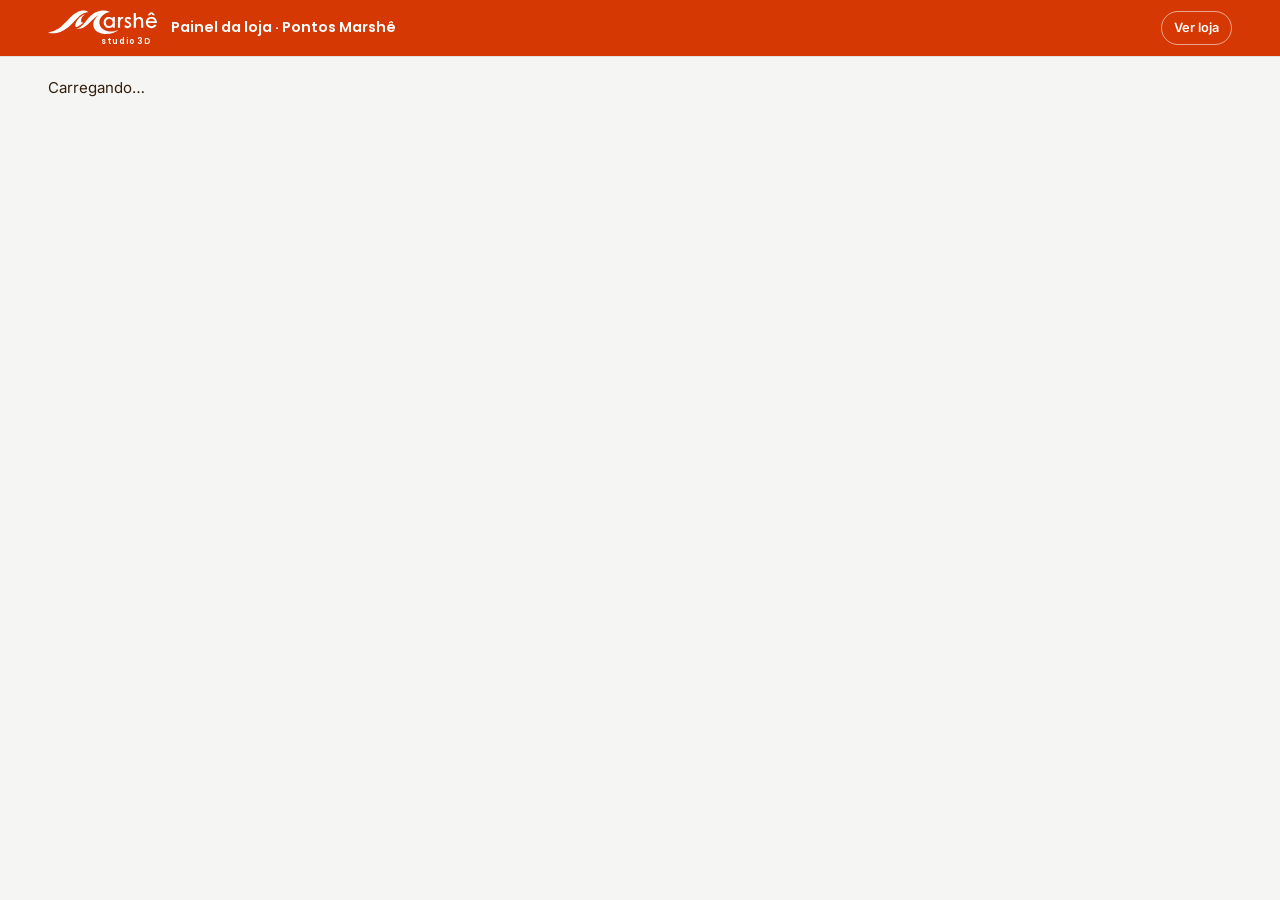
<file: admin.html>
<!doctype html>
<html lang="pt-BR">
<head>
  <meta charset="utf-8">
  <meta name="viewport" content="width=device-width, initial-scale=1">
  <meta name="robots" content="noindex, nofollow">
  <title>Painel da loja · Marshê Studio 3D</title>
  <link rel="icon" type="image/png" href="assets/logo/favicon.png">
  <link rel="stylesheet" href="css/style.css">
  <link rel="stylesheet" href="css/admin.css">
</head>
<body class="adm">
  <svg width="0" height="0" style="position:absolute" aria-hidden="true">
    <symbol id="i-wa" viewBox="0 0 24 24"><path fill="currentColor" d="M12 2a10 10 0 0 0-8.6 15.1L2 22l5-1.3A10 10 0 1 0 12 2Zm0 18.2a8.2 8.2 0 0 1-4.2-1.2l-.3-.2-3 .8.8-2.9-.2-.3A8.2 8.2 0 1 1 12 20.2Z"/></symbol>
  </svg>
  <header class="adm__top">
    <div class="wrap adm__top-in">
      <span class="logo"><img src="assets/logo/logo-branca.svg" width="600" height="132" alt="Marshê"><span class="logo__sub">studio 3D</span></span>
      <strong class="adm__title">Painel da loja<span class="adm__title-sub"> · Pontos Marshê</span></strong>
      <a class="adm__loja" href="./" target="_blank" rel="noopener">Ver loja</a>
      <button type="button" class="link-btn adm__sair" data-sair hidden>Sair</button>
    </div>
  </header>
  <main class="wrap adm__main" data-app>
    <p>Carregando…</p>
  </main>
  <script src="js/config.js"></script>
  <script type="module" src="js/admin.js"></script>
</body>
</html>
</file>
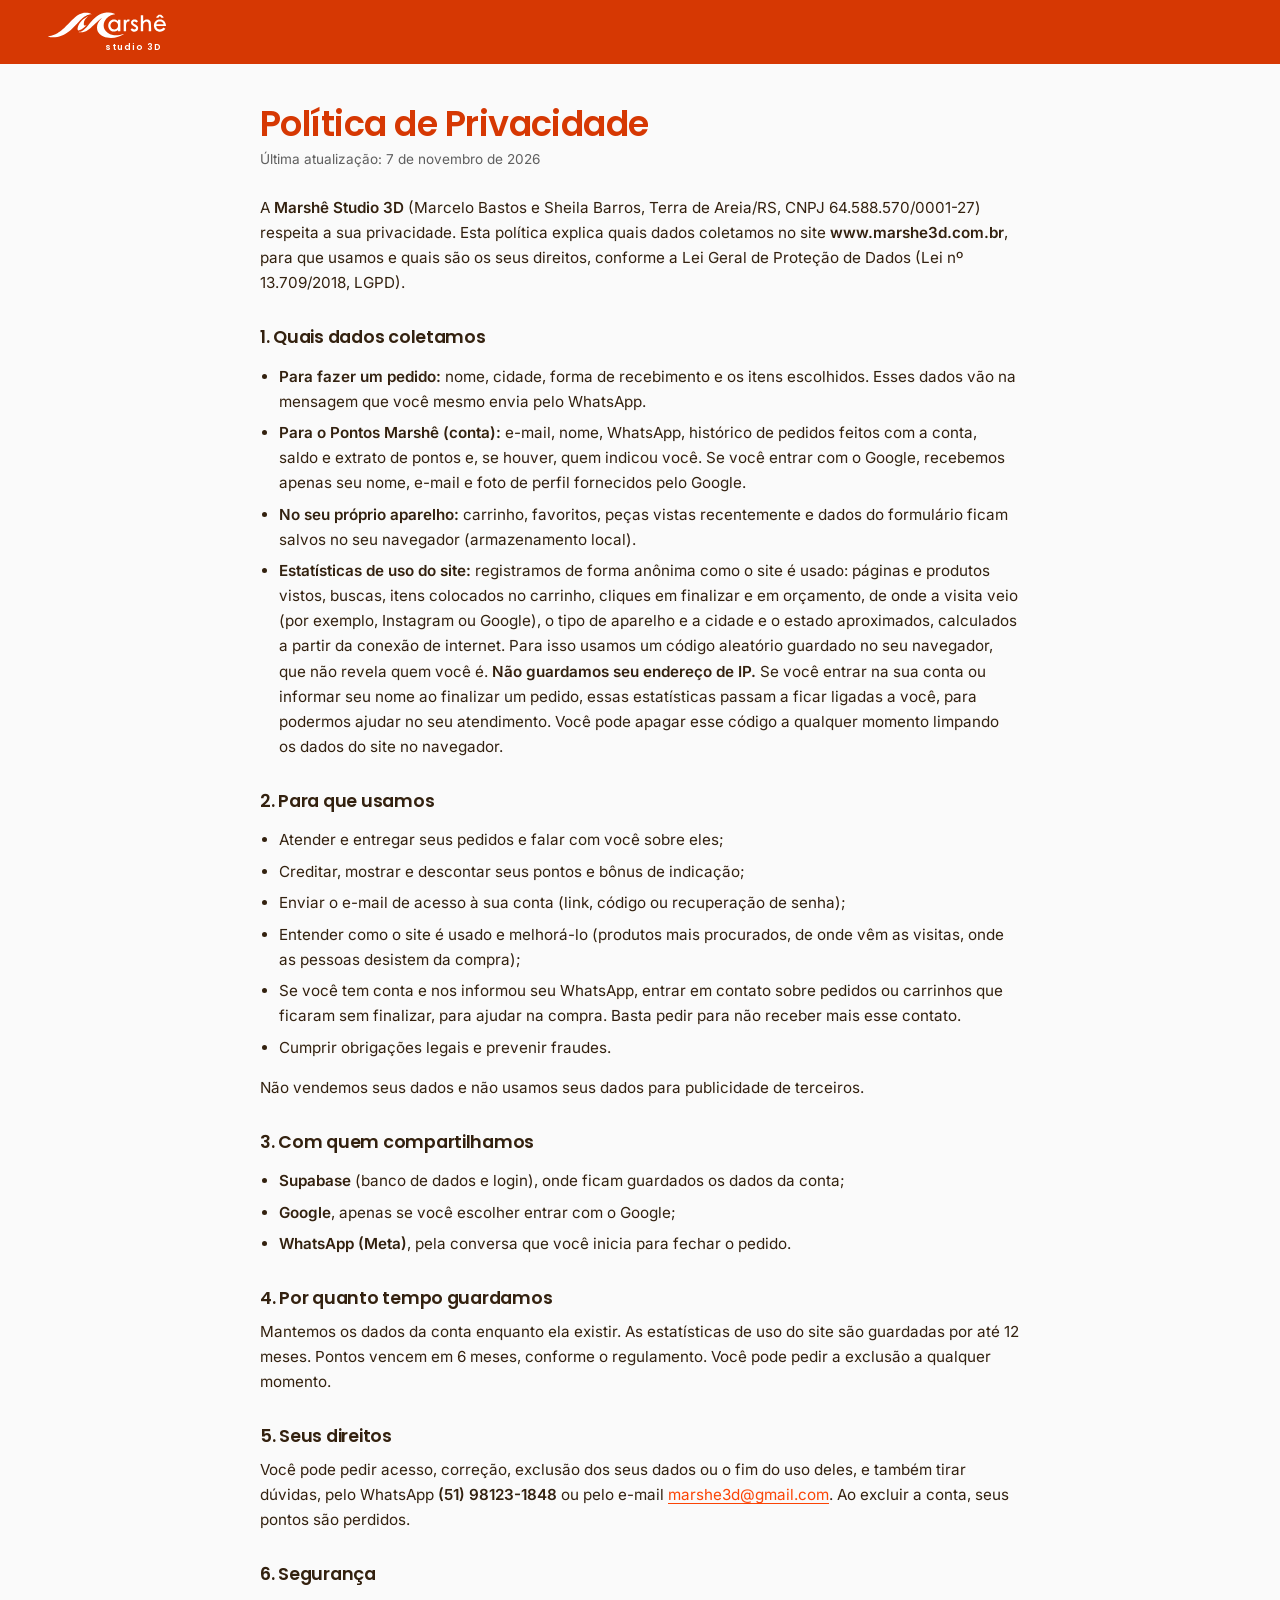
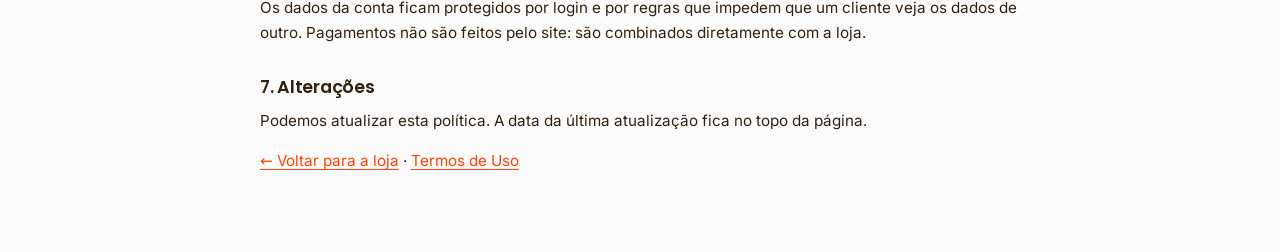
<file: privacidade.html>
<!doctype html>
<html lang="pt-BR">
<head>
  <meta charset="utf-8">
  <meta name="viewport" content="width=device-width, initial-scale=1">
  <title>Política de Privacidade · Marshê Studio 3D</title>
  <meta name="description" content="Como a Marshê Studio 3D coleta, usa e protege seus dados pessoais.">
  <link rel="canonical" href="https://www.marshe3d.com.br/privacidade.html">
  <link rel="icon" type="image/png" href="assets/logo/favicon.png">
  <link rel="stylesheet" href="css/style.css">
  <link rel="stylesheet" href="css/legal.css">
</head>
<body class="legal">
  <header class="legal__top"><div class="wrap"><a class="logo" href="./"><img src="assets/logo/logo-branca.svg" width="600" height="132" alt="Marshê"><span class="logo__sub">studio 3D</span></a></div></header>
  <main class="wrap legal__main">
    <h1>Política de Privacidade</h1>
    <p class="legal__date">Última atualização: 7 de novembro de 2026</p>

    <p>A <strong>Marshê Studio 3D</strong> (Marcelo Bastos e Sheila Barros, Terra de Areia/RS, CNPJ 64.588.570/0001-27) respeita a sua privacidade. Esta política explica quais dados coletamos no site <strong>www.marshe3d.com.br</strong>, para que usamos e quais são os seus direitos, conforme a Lei Geral de Proteção de Dados (Lei nº 13.709/2018, LGPD).</p>

    <h2>1. Quais dados coletamos</h2>
    <ul>
      <li><strong>Para fazer um pedido:</strong> nome, cidade, forma de recebimento e os itens escolhidos. Esses dados vão na mensagem que você mesmo envia pelo WhatsApp.</li>
      <li><strong>Para o Pontos Marshê (conta):</strong> e-mail, nome, WhatsApp, histórico de pedidos feitos com a conta, saldo e extrato de pontos e, se houver, quem indicou você. Se você entrar com o Google, recebemos apenas seu nome, e-mail e foto de perfil fornecidos pelo Google.</li>
      <li><strong>No seu próprio aparelho:</strong> carrinho, favoritos, peças vistas recentemente e dados do formulário ficam salvos no seu navegador (armazenamento local).</li>
      <li><strong>Estatísticas de uso do site:</strong> registramos de forma anônima como o site é usado: páginas e produtos vistos, buscas, itens colocados no carrinho, cliques em finalizar e em orçamento, de onde a visita veio (por exemplo, Instagram ou Google), o tipo de aparelho e a cidade e o estado aproximados, calculados a partir da conexão de internet. Para isso usamos um código aleatório guardado no seu navegador, que não revela quem você é. <strong>Não guardamos seu endereço de IP.</strong> Se você entrar na sua conta ou informar seu nome ao finalizar um pedido, essas estatísticas passam a ficar ligadas a você, para podermos ajudar no seu atendimento. Você pode apagar esse código a qualquer momento limpando os dados do site no navegador.</li>
    </ul>

    <h2>2. Para que usamos</h2>
    <ul>
      <li>Atender e entregar seus pedidos e falar com você sobre eles;</li>
      <li>Creditar, mostrar e descontar seus pontos e bônus de indicação;</li>
      <li>Enviar o e-mail de acesso à sua conta (link, código ou recuperação de senha);</li>
      <li>Entender como o site é usado e melhorá-lo (produtos mais procurados, de onde vêm as visitas, onde as pessoas desistem da compra);</li>
      <li>Se você tem conta e nos informou seu WhatsApp, entrar em contato sobre pedidos ou carrinhos que ficaram sem finalizar, para ajudar na compra. Basta pedir para não receber mais esse contato.</li>
      <li>Cumprir obrigações legais e prevenir fraudes.</li>
    </ul>
    <p>Não vendemos seus dados e não usamos seus dados para publicidade de terceiros.</p>

    <h2>3. Com quem compartilhamos</h2>
    <ul>
      <li><strong>Supabase</strong> (banco de dados e login), onde ficam guardados os dados da conta;</li>
      <li><strong>Google</strong>, apenas se você escolher entrar com o Google;</li>
      <li><strong>WhatsApp (Meta)</strong>, pela conversa que você inicia para fechar o pedido.</li>
    </ul>

    <h2>4. Por quanto tempo guardamos</h2>
    <p>Mantemos os dados da conta enquanto ela existir. As estatísticas de uso do site são guardadas por até 12 meses. Pontos vencem em 6 meses, conforme o regulamento. Você pode pedir a exclusão a qualquer momento.</p>

    <h2>5. Seus direitos</h2>
    <p>Você pode pedir acesso, correção, exclusão dos seus dados ou o fim do uso deles, e também tirar dúvidas, pelo WhatsApp <strong>(51) 98123-1848</strong> ou pelo e-mail <a href="mailto:marshe3d@gmail.com">marshe3d@gmail.com</a>. Ao excluir a conta, seus pontos são perdidos.</p>

    <h2>6. Segurança</h2>
    <p>Os dados da conta ficam protegidos por login e por regras que impedem que um cliente veja os dados de outro. Pagamentos não são feitos pelo site: são combinados diretamente com a loja.</p>

    <h2>7. Alterações</h2>
    <p>Podemos atualizar esta política. A data da última atualização fica no topo da página.</p>

    <p><a href="./">← Voltar para a loja</a> · <a href="termos.html">Termos de Uso</a></p>
  </main>
</body>
</html>
</file>
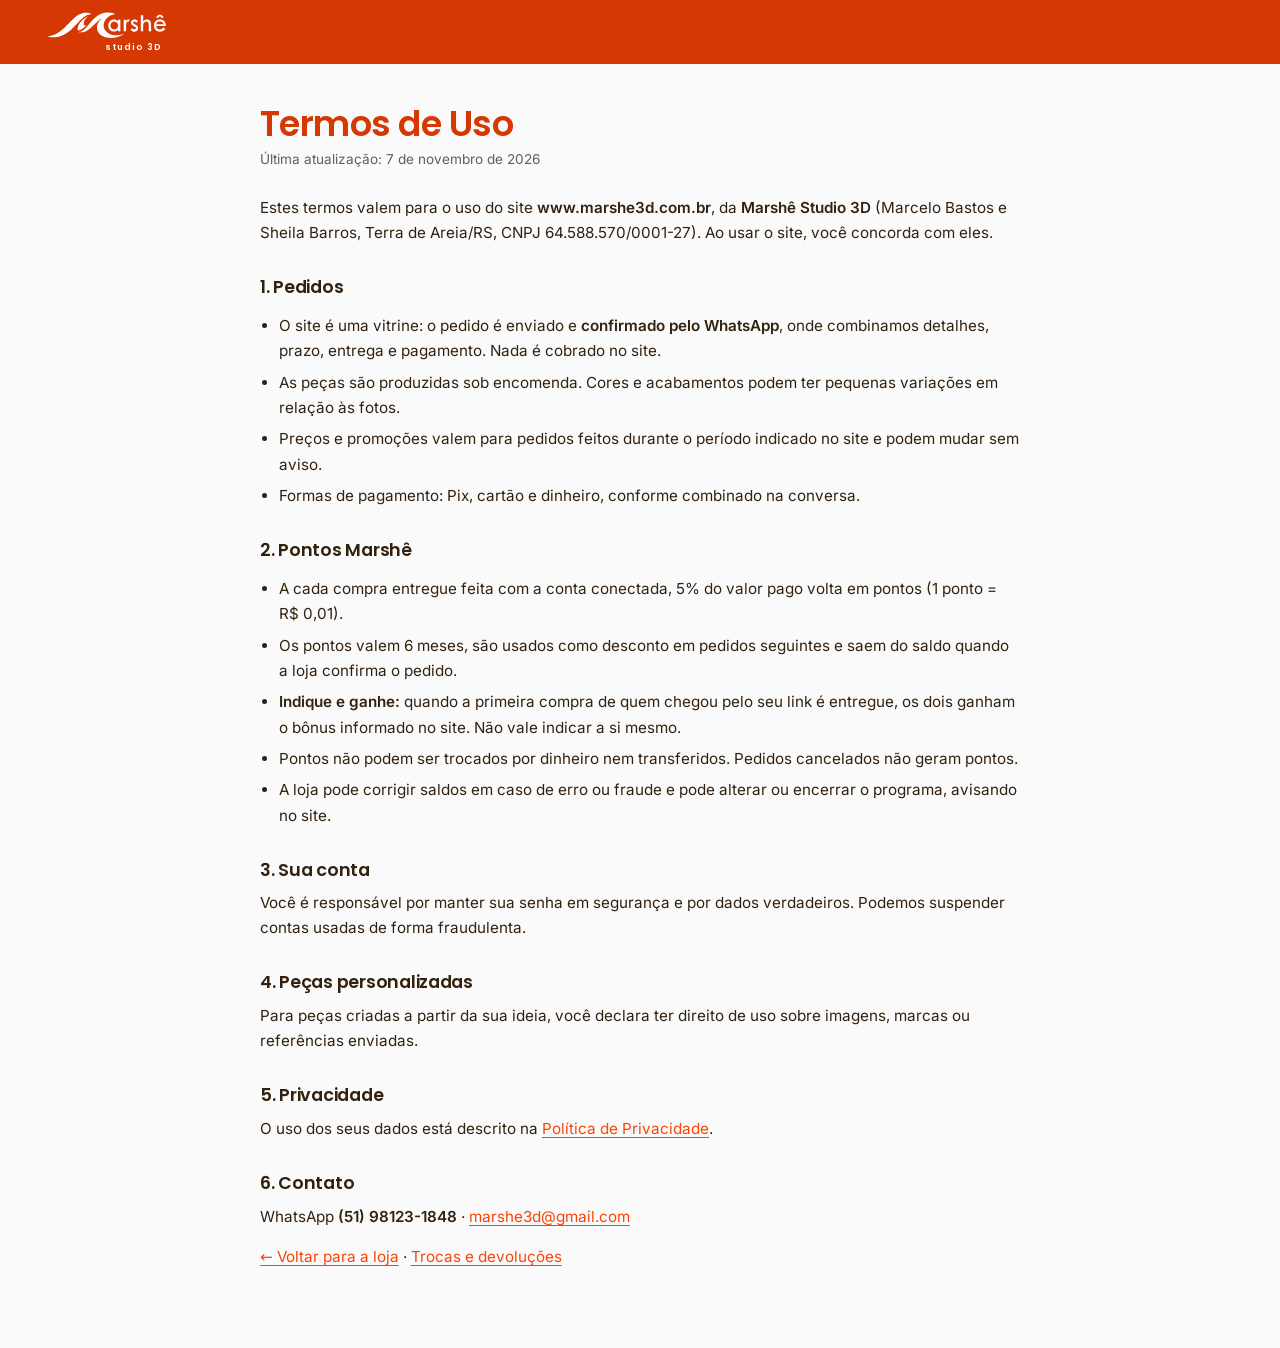
<file: termos.html>
<!doctype html>
<html lang="pt-BR">
<head>
  <meta charset="utf-8">
  <meta name="viewport" content="width=device-width, initial-scale=1">
  <title>Termos de Uso · Marshê Studio 3D</title>
  <meta name="description" content="Termos de uso da loja e do programa Pontos Marshê.">
  <link rel="canonical" href="https://www.marshe3d.com.br/termos.html">
  <link rel="icon" type="image/png" href="assets/logo/favicon.png">
  <link rel="stylesheet" href="css/style.css">
  <link rel="stylesheet" href="css/legal.css">
</head>
<body class="legal">
  <header class="legal__top"><div class="wrap"><a class="logo" href="./"><img src="assets/logo/logo-branca.svg" width="600" height="132" alt="Marshê"><span class="logo__sub">studio 3D</span></a></div></header>
  <main class="wrap legal__main">
    <h1>Termos de Uso</h1>
    <p class="legal__date">Última atualização: 7 de novembro de 2026</p>

    <p>Estes termos valem para o uso do site <strong>www.marshe3d.com.br</strong>, da <strong>Marshê Studio 3D</strong> (Marcelo Bastos e Sheila Barros, Terra de Areia/RS, CNPJ 64.588.570/0001-27). Ao usar o site, você concorda com eles.</p>

    <h2>1. Pedidos</h2>
    <ul>
      <li>O site é uma vitrine: o pedido é enviado e <strong>confirmado pelo WhatsApp</strong>, onde combinamos detalhes, prazo, entrega e pagamento. Nada é cobrado no site.</li>
      <li>As peças são produzidas sob encomenda. Cores e acabamentos podem ter pequenas variações em relação às fotos.</li>
      <li>Preços e promoções valem para pedidos feitos durante o período indicado no site e podem mudar sem aviso.</li>
      <li>Formas de pagamento: Pix, cartão e dinheiro, conforme combinado na conversa.</li>
    </ul>

    <h2>2. Pontos Marshê</h2>
    <ul>
      <li>A cada compra entregue feita com a conta conectada, 5% do valor pago volta em pontos (1 ponto = R$ 0,01).</li>
      <li>Os pontos valem 6 meses, são usados como desconto em pedidos seguintes e saem do saldo quando a loja confirma o pedido.</li>
      <li><strong>Indique e ganhe:</strong> quando a primeira compra de quem chegou pelo seu link é entregue, os dois ganham o bônus informado no site. Não vale indicar a si mesmo.</li>
      <li>Pontos não podem ser trocados por dinheiro nem transferidos. Pedidos cancelados não geram pontos.</li>
      <li>A loja pode corrigir saldos em caso de erro ou fraude e pode alterar ou encerrar o programa, avisando no site.</li>
    </ul>

    <h2>3. Sua conta</h2>
    <p>Você é responsável por manter sua senha em segurança e por dados verdadeiros. Podemos suspender contas usadas de forma fraudulenta.</p>

    <h2>4. Peças personalizadas</h2>
    <p>Para peças criadas a partir da sua ideia, você declara ter direito de uso sobre imagens, marcas ou referências enviadas.</p>

    <h2>5. Privacidade</h2>
    <p>O uso dos seus dados está descrito na <a href="privacidade.html">Política de Privacidade</a>.</p>

    <h2>6. Contato</h2>
    <p>WhatsApp <strong>(51) 98123-1848</strong> · <a href="mailto:marshe3d@gmail.com">marshe3d@gmail.com</a></p>

    <p><a href="./">← Voltar para a loja</a> · <a href="trocas.html">Trocas e devoluções</a></p>
  </main>
</body>
</html>
</file>
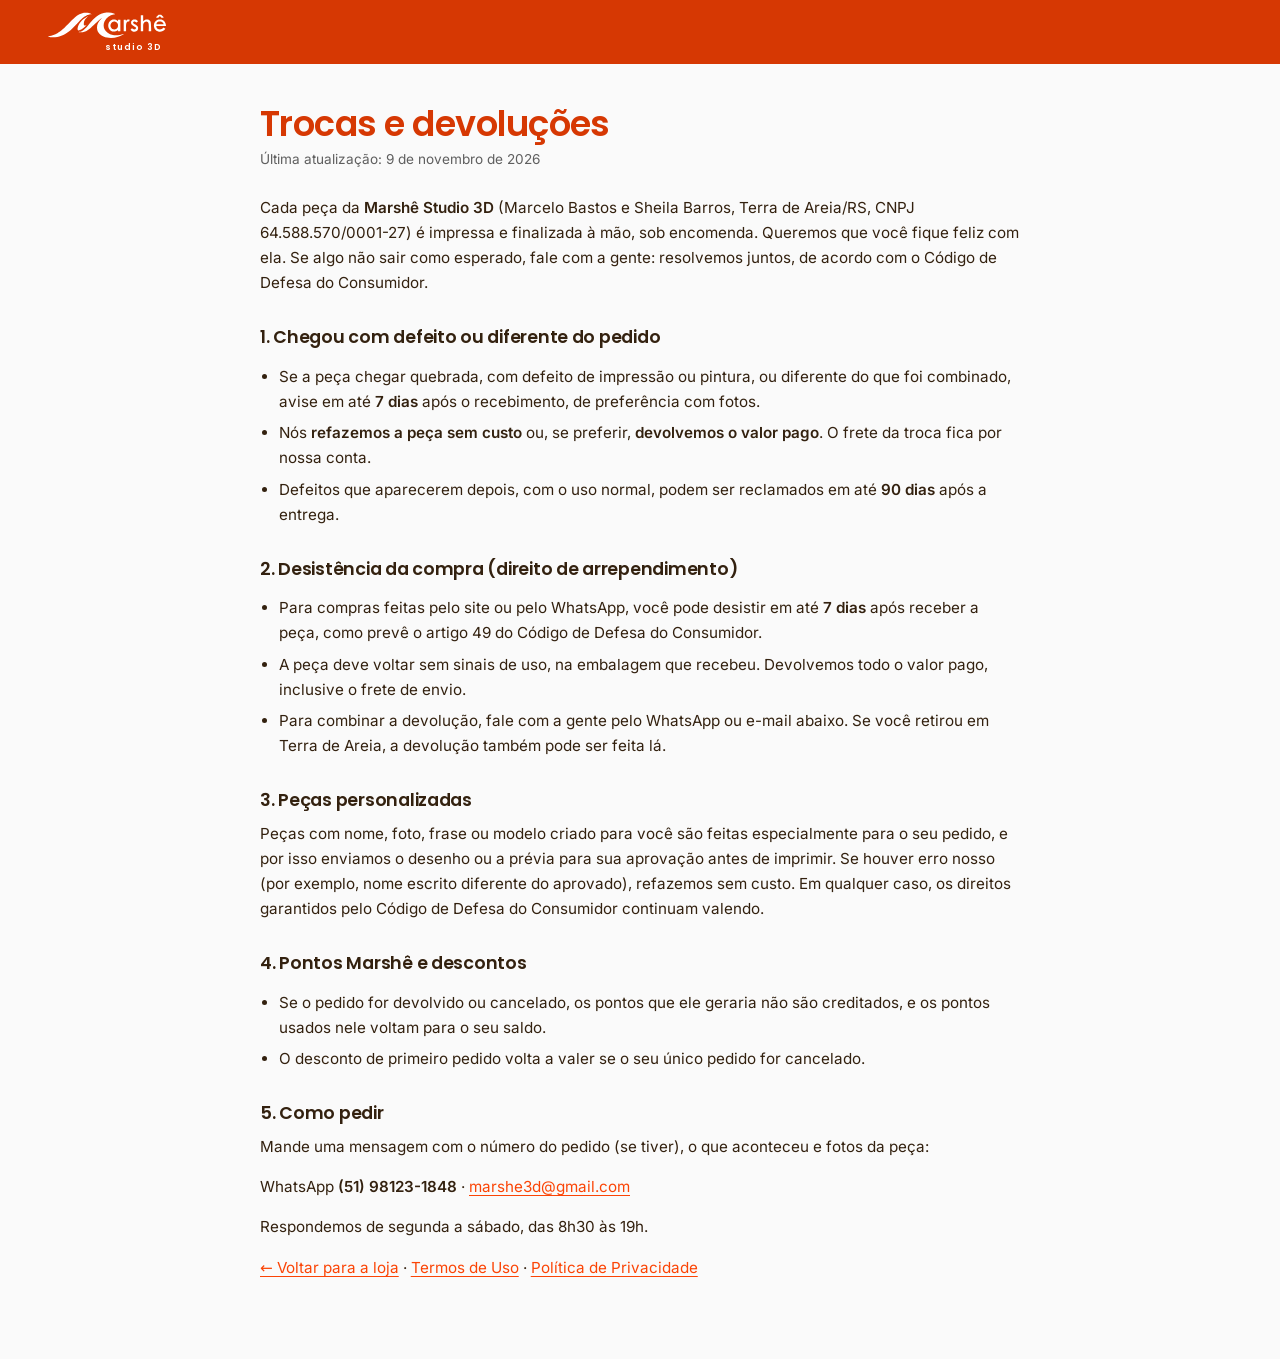
<file: trocas.html>
<!doctype html>
<html lang="pt-BR">
<head>
  <meta charset="utf-8">
  <meta name="viewport" content="width=device-width, initial-scale=1">
  <title>Trocas e devoluções · Marshê Studio 3D</title>
  <meta name="description" content="Como funcionam trocas, devoluções e arrependimento de compra na Marshê Studio 3D.">
  <link rel="canonical" href="https://www.marshe3d.com.br/trocas.html">
  <link rel="icon" type="image/png" href="assets/logo/favicon.png">
  <link rel="stylesheet" href="css/style.css">
  <link rel="stylesheet" href="css/legal.css">
</head>
<body class="legal">
  <header class="legal__top"><div class="wrap"><a class="logo" href="./"><img src="assets/logo/logo-branca.svg" width="600" height="132" alt="Marshê"><span class="logo__sub">studio 3D</span></a></div></header>
  <main class="wrap legal__main">
    <h1>Trocas e devoluções</h1>
    <p class="legal__date">Última atualização: 9 de novembro de 2026</p>

    <p>Cada peça da <strong>Marshê Studio 3D</strong> (Marcelo Bastos e Sheila Barros, Terra de Areia/RS, CNPJ 64.588.570/0001-27) é impressa e finalizada à mão, sob encomenda. Queremos que você fique feliz com ela. Se algo não sair como esperado, fale com a gente: resolvemos juntos, de acordo com o Código de Defesa do Consumidor.</p>

    <h2>1. Chegou com defeito ou diferente do pedido</h2>
    <ul>
      <li>Se a peça chegar quebrada, com defeito de impressão ou pintura, ou diferente do que foi combinado, avise em até <strong>7 dias</strong> após o recebimento, de preferência com fotos.</li>
      <li>Nós <strong>refazemos a peça sem custo</strong> ou, se preferir, <strong>devolvemos o valor pago</strong>. O frete da troca fica por nossa conta.</li>
      <li>Defeitos que aparecerem depois, com o uso normal, podem ser reclamados em até <strong>90 dias</strong> após a entrega.</li>
    </ul>

    <h2>2. Desistência da compra (direito de arrependimento)</h2>
    <ul>
      <li>Para compras feitas pelo site ou pelo WhatsApp, você pode desistir em até <strong>7 dias</strong> após receber a peça, como prevê o artigo 49 do Código de Defesa do Consumidor.</li>
      <li>A peça deve voltar sem sinais de uso, na embalagem que recebeu. Devolvemos todo o valor pago, inclusive o frete de envio.</li>
      <li>Para combinar a devolução, fale com a gente pelo WhatsApp ou e-mail abaixo. Se você retirou em Terra de Areia, a devolução também pode ser feita lá.</li>
    </ul>

    <h2>3. Peças personalizadas</h2>
    <p>Peças com nome, foto, frase ou modelo criado para você são feitas especialmente para o seu pedido, e por isso enviamos o desenho ou a prévia para sua aprovação antes de imprimir. Se houver erro nosso (por exemplo, nome escrito diferente do aprovado), refazemos sem custo. Em qualquer caso, os direitos garantidos pelo Código de Defesa do Consumidor continuam valendo.</p>

    <h2>4. Pontos Marshê e descontos</h2>
    <ul>
      <li>Se o pedido for devolvido ou cancelado, os pontos que ele geraria não são creditados, e os pontos usados nele voltam para o seu saldo.</li>
      <li>O desconto de primeiro pedido volta a valer se o seu único pedido for cancelado.</li>
    </ul>

    <h2>5. Como pedir</h2>
    <p>Mande uma mensagem com o número do pedido (se tiver), o que aconteceu e fotos da peça:</p>
    <p>WhatsApp <strong>(51) 98123-1848</strong> · <a href="mailto:marshe3d@gmail.com">marshe3d@gmail.com</a></p>
    <p>Respondemos de segunda a sábado, das 8h30 às 19h.</p>

    <p><a href="./">← Voltar para a loja</a> · <a href="termos.html">Termos de Uso</a> · <a href="privacidade.html">Política de Privacidade</a></p>
  </main>
</body>
</html>
</file>
<file: css/style.css>
/* ==========================================================
   Marshê Studio 3D · identidade laranja + branco
   Troque as cores abaixo para ajustar o site inteiro.
   ========================================================== */
@font-face { font-family: "Poppins"; font-style: normal; font-weight: 600; font-display: swap; src: url(../assets/fonts/poppins-600.woff2) format("woff2"); }
@font-face { font-family: "Poppins"; font-style: normal; font-weight: 700; font-display: swap; src: url(../assets/fonts/poppins-700.woff2) format("woff2"); }
@font-face { font-family: "Inter"; font-style: normal; font-weight: 400 600; font-display: swap; src: url(../assets/fonts/inter-latin.woff2) format("woff2"); }

:root {
  --laranja: #FB4405;          /* laranja da marca: fundos e detalhes grandes */
  --laranja-claro: #FF5C1F;
  --laranja-escuro: #D63803;   /* botões, títulos e fundos com texto branco (contraste AA) */
  --laranja-profundo: #FB4405; /* laranja da identidade (antes #A82C02, mais escuro) */
  --claro: #FAFAFA;            /* off-white do fundo da página */
  --claro-escuro: #F2F2F2;     /* off-white mais fechado (campos, detalhes) */
  --linha: #E4E4E4;
  --tinta: #33210F;            /* texto (marrom, nunca preto) */
  --tinta-suave: #5F5F5F;
  --branco: #fff;
  --wa: #0F7F3A;               /* verde do WhatsApp, escurecido para ler bem com texto branco */
  --wa-escuro: #0B6A30;

  --font: "Inter", system-ui, -apple-system, "Segoe UI", Roboto, sans-serif;
  --font-titulo: "Poppins", "Century Gothic", system-ui, sans-serif;
  --r-sm: 10px;
  --r: 18px;
  --r-lg: 28px;
  --shadow-sm: 0 2px 10px rgba(251, 68, 5, .07);
  --shadow: 0 10px 30px rgba(251, 68, 5, .14);
  --shadow-lg: 0 28px 60px -18px rgba(120, 32, 2, .35);
  --overlay: rgba(60, 20, 5, .45);
  /* Movimento: personalidade "Corporate", com toque lúdico só nos momentos de sucesso */
  --ease-standard: cubic-bezier(.2, 0, 0, 1);       /* curva-assinatura (80% das animações) */
  --ease-enter: cubic-bezier(.05, .7, .1, 1);       /* entradas: desacelera */
  --ease-exit: cubic-bezier(.3, 0, 1, 1);           /* saídas: acelera */
  --ease-pop: cubic-bezier(.175, .885, .32, 1.275); /* sucesso: leve overshoot */
  --ease-ambient: cubic-bezier(.45, 0, .55, 1);     /* loops suaves */
  --t-press: 90ms;   /* toque/clique */
  --t-hover: 140ms;  /* entrada do hover */
  --t-fast: 200ms;   /* saída de hover, troca de estado */
  --t-base: 300ms;   /* cards, toasts */
  --t-slow: 400ms;   /* gaveta, modal */
  --ease: var(--ease-standard);
  --ease-out: var(--ease-enter);
  --header-h: 64px;
}

*, *::before, *::after { box-sizing: border-box; }
html { scroll-behavior: smooth; scroll-padding-top: calc(var(--header-h) + 12px); -webkit-text-size-adjust: 100%; }
body {
  margin: 0; font-family: var(--font); font-size: 1.0625rem; line-height: 1.6;
  color: var(--tinta); background: var(--claro);
  -webkit-font-smoothing: antialiased; overflow-x: hidden;
}
body.lock { overflow: hidden; }
img { display: block; max-width: 100%; height: auto; }
a { color: var(--laranja-profundo); text-underline-offset: 3px; }
h1, h2, h3 { font-family: var(--font-titulo); line-height: 1.15; letter-spacing: -.01em; margin: 0 0 .5em; font-weight: 700; color: var(--laranja-escuro); }
h2 { font-size: clamp(1.85rem, 4.2vw, 2.7rem); }
h3 { font-size: 1.15rem; font-weight: 600; }
p { margin: 0 0 1em; }
button, input, select, textarea { font: inherit; color: inherit; }
button { cursor: pointer; }
:focus-visible { outline: 3px solid var(--laranja-profundo); outline-offset: 3px; border-radius: 6px; }
mark { background: #FFE27A; color: var(--tinta); padding: 0 .2em; border-radius: 4px; }
[hidden] { display: none !important; }

.wrap { width: min(1160px, 100% - 2.5rem); margin-inline: auto; }
.sr { position: absolute; width: 1px; height: 1px; overflow: hidden; clip: rect(0 0 0 0); white-space: nowrap; }
.skip { position: absolute; left: 1rem; top: -100px; z-index: 100; background: var(--laranja-profundo); color: #fff; padding: .7rem 1rem; border-radius: var(--r-sm); }
.skip:focus { top: 1rem; }
.ico { width: 1.25em; height: 1.25em; flex: none; }
.noscript { text-align: center; padding: 2rem; }

.eyebrow {
  display: inline-flex; align-items: center; gap: .5em;
  font-family: var(--font-titulo); font-size: .78rem; font-weight: 600; letter-spacing: .14em; text-transform: uppercase;
  color: var(--laranja-profundo); margin-bottom: .8rem;
}
.eyebrow::before { content: ""; width: 22px; height: 2px; background: currentColor; border-radius: 2px; }
.eyebrow--light { color: #fff; }
.selo {
  display: inline-block; margin: 0 0 1rem; padding: .4rem .95rem; border-radius: 999px;
  background: rgba(255, 255, 255, .16); color: #fff; font-weight: 600; font-size: .85rem;
  border: 1px solid rgba(255, 255, 255, .3);
}

/* ---------- Botões ---------- */
.btn {
  --bg: var(--laranja-escuro); --fg: #fff;
  position: relative; display: inline-flex; align-items: center; justify-content: center; gap: .55em;
  min-height: 48px; padding: .75rem 1.4rem; border: 2px solid transparent; border-radius: 999px;
  background: var(--bg); color: var(--fg);
  font-family: var(--font-titulo); font-weight: 600; font-size: 1rem; line-height: 1.1; text-decoration: none; text-align: center;
  transition: transform .25s var(--ease), background-color .2s, box-shadow .25s var(--ease), color .2s, border-color .2s;
  -webkit-tap-highlight-color: transparent; overflow: hidden; isolation: isolate;
}
.btn:hover { transform: translateY(-2px); box-shadow: var(--shadow); }
.btn:active { transform: translateY(0) scale(.97); box-shadow: none; transition-duration: .08s; }
.btn .ico { transition: transform .25s var(--ease); }
.btn:hover .ico { transform: translateX(2px); }
.btn--lg { min-height: 56px; padding: .9rem 1.6rem; font-size: 1.05rem; }
.btn--block { width: 100%; }
.btn--primary { --bg: var(--laranja-escuro); }
.btn--primary:hover { --bg: var(--laranja-profundo); }
.btn--ghost { --bg: transparent; --fg: var(--laranja-escuro); border-color: var(--laranja-escuro); }
.btn--ghost:hover { --bg: var(--laranja-escuro); --fg: #fff; }
.btn--white { --bg: #fff; --fg: var(--laranja-escuro); }
.btn--white:hover { --bg: var(--claro-escuro); --fg: var(--laranja-profundo); }
.btn--outline-white { --bg: transparent; --fg: #fff; border-color: #fff; }
.btn--outline-white:hover { --bg: #fff; --fg: var(--laranja-escuro); }
.btn--wa { --bg: var(--wa); }
.btn--wa:hover { --bg: var(--wa-escuro); }
.btn--wa .ico { width: 1.4em; height: 1.4em; }
.btn--primary::after, .btn--wa::after, .btn--white::after {
  content: ""; position: absolute; inset: 0; z-index: -1;
  background: linear-gradient(110deg, transparent 30%, rgba(255,255,255,.25) 50%, transparent 70%);
  transform: translateX(-120%); transition: transform .7s var(--ease);
}
.btn--white::after { background: linear-gradient(110deg, transparent 30%, rgba(251,68,5,.12) 50%, transparent 70%); }
.btn--primary:hover::after, .btn--wa:hover::after, .btn--white:hover::after { transform: translateX(120%); }

.icon-btn {
  display: grid; place-items: center; width: 44px; height: 44px; border: 0; border-radius: 50%;
  background: var(--claro-escuro); color: var(--laranja-escuro); transition: background-color .2s, transform .2s var(--ease);
}
.icon-btn:hover { background: var(--linha); }
.icon-btn:active { transform: scale(.92); }

/* ---------- Faixa + cabeçalho ---------- */
.topbar { background: var(--laranja-profundo); color: #fff; text-align: center; font-size: .85rem; padding: .5rem 1rem; line-height: 1.35; }
.topbar strong { font-weight: 700; }

.header {
  position: sticky; top: 0; z-index: 40; background: var(--laranja-escuro); color: #fff;
  transition: box-shadow .3s;
}
.header.is-scrolled { box-shadow: 0 4px 18px rgba(120, 32, 2, .3); }
.header__in { display: flex; align-items: center; gap: 1rem; height: var(--header-h); }
.logo { display: inline-flex; align-items: baseline; gap: .55rem; text-decoration: none; line-height: 1; }
.logo img { height: 28px; width: auto; }
.logo__sub { font-family: var(--font-titulo); font-size: .72rem; font-weight: 600; letter-spacing: .3em; color: #fff; }
.nav { display: none; margin-left: auto; gap: .25rem; }
.nav a { position: relative; padding: .6rem .85rem; color: #fff; text-decoration: none; font-weight: 600; font-size: .97rem; }
.nav a::after {
  content: ""; position: absolute; left: .85rem; right: .85rem; bottom: .35rem; height: 2px;
  background: #fff; transform: scaleX(0); transform-origin: left; transition: transform .3s var(--ease);
}
.nav a:hover::after { transform: scaleX(1); }
.cart-btn {
  position: relative; margin-left: auto; display: inline-flex; align-items: center; gap: .5rem;
  min-height: 46px; padding: .55rem 1rem; border: 0; border-radius: 999px;
  background: #fff; color: var(--laranja-escuro); font-family: var(--font-titulo); font-weight: 600;
  transition: transform .2s var(--ease), background-color .2s;
}
.cart-btn:hover { background: var(--claro-escuro); }
.cart-btn:active { transform: scale(.95); }
.cart-btn__label { display: none; }
.cart-btn__count {
  min-width: 22px; height: 22px; padding: 0 6px; border-radius: 11px;
  background: var(--laranja-escuro); color: #fff; font-size: .78rem; font-weight: 700; display: inline-grid; place-items: center;
}
.cart-btn.bump { animation: bump .5s var(--ease); }
@keyframes bump { 30% { transform: scale(1.14); } 60% { transform: scale(.96); } }
.header :focus-visible, .hero :focus-visible, .custom :focus-visible, .footer :focus-visible, .topbar :focus-visible { outline-color: #fff; }

/* ---------- Hero ---------- */
.hero {
  position: relative; overflow: hidden; isolation: isolate; color: #fff;
  padding: 1.25rem 0 3.5rem;
  background:
    radial-gradient(60% 55% at 50% 22%, rgba(255, 92, 31, .9), transparent 70%),
    var(--laranja-escuro);
}
.hero::before { /* marca-d'água da onda, como na identidade */
  content: ""; position: absolute; z-index: -1; right: -18%; bottom: -6%; width: 110%; aspect-ratio: 774 / 267;
  background: url(../assets/img/onda-marca.png) center / contain no-repeat; opacity: .07; pointer-events: none;
}
.hero__in { display: grid; gap: 1.5rem; align-items: center; }
.hero__title { color: #fff; font-size: clamp(2.3rem, 9vw, 4.4rem); line-height: 1.05; letter-spacing: -.02em; margin-bottom: 1rem; }
.hl { color: #fff; white-space: nowrap; }
.hero__lead { font-size: clamp(1.05rem, 2.4vw, 1.2rem); color: #fff; max-width: 38ch; }
.hero__cta { display: flex; flex-wrap: wrap; gap: .75rem; margin: 1.5rem 0 1rem; }
.hero__cta .btn { flex: 1 1 220px; }
.hero__note { display: flex; align-items: center; gap: .5rem; font-size: .92rem; color: #fff; margin: 0; }

.hero__media { position: relative; justify-self: center; width: 100%; order: -1; }
.hero__frame {
  position: relative; aspect-ratio: 16 / 11; border-radius: 160px 160px var(--r-lg) var(--r-lg);
  overflow: hidden; background: var(--laranja); box-shadow: var(--shadow-lg); will-change: transform;
  border: 4px solid rgba(255, 255, 255, .9);
}
.hero__frame picture { display: block; height: 100%; }
.hero__img { width: 100%; height: 115%; object-fit: cover; will-change: transform; }
.hero__frame model-viewer { width: 100%; height: 100%; --poster-color: transparent; background: radial-gradient(circle at 50% 40%, #fff, var(--claro-escuro) 70%); }
.hero__chip {
  position: absolute; left: .75rem; bottom: .75rem; display: flex; flex-direction: column; gap: .05rem;
  padding: .55rem .9rem; border-radius: var(--r); background: #fff; color: var(--tinta); text-decoration: none; box-shadow: var(--shadow);
  transition: transform .3s var(--ease); animation: float 5s ease-in-out infinite;
}
.hero__chip:hover { transform: translateY(-3px) scale(1.03); }
.hero__chip-name { font-size: .82rem; color: var(--tinta-suave); font-weight: 600; }
.hero__chip-price { font-family: var(--font-titulo); font-size: 1.15rem; font-weight: 700; color: var(--laranja-escuro); }
@keyframes float { 50% { translate: 0 -6px; } }

/* ---------- Confiança ---------- */
.trust { background: #fff; border-bottom: 1px solid var(--linha); }
.trust__list { list-style: none; margin: 0 auto; padding: 1.25rem 0; display: grid; grid-template-columns: repeat(2, 1fr); gap: 1.1rem .75rem; }
.trust li { display: flex; align-items: center; gap: .7rem; font-size: .86rem; line-height: 1.3; color: var(--tinta-suave); }
.trust li strong { display: block; color: var(--laranja-escuro); font-family: var(--font-titulo); font-weight: 600; font-size: .95rem; }
.trust .ico { width: 38px; height: 38px; padding: 8px; border-radius: 50%; background: var(--claro-escuro); color: var(--laranja-escuro); }

/* ---------- Seções ---------- */
.section { padding: clamp(3.5rem, 9vw, 6rem) 0; }
.section__head { max-width: 680px; margin-bottom: 2rem; }
.section__lead { font-size: 1.08rem; color: var(--tinta-suave); }
.sub { margin: 3rem 0 1.25rem; font-size: 1.3rem; }

/* ---------- Filtros ---------- */
.filters { display: grid; gap: .8rem; margin-bottom: 1.5rem; }
.search {
  display: flex; align-items: center; gap: .6rem; min-height: 52px; padding: 0 1rem;
  background: #fff; border: 2px solid var(--linha); border-radius: 999px; transition: border-color .2s, box-shadow .2s;
}
.search:focus-within { border-color: var(--laranja); box-shadow: 0 0 0 4px rgba(251, 68, 5, .12); }
.search .ico { color: var(--laranja-escuro); }
.search input { flex: 1; min-width: 0; border: 0; background: none; outline: none; padding: .8rem 0; font-size: 1rem; }
.search input::placeholder { color: var(--tinta-suave); }
.chips { display: flex; gap: .5rem; overflow-x: auto; scrollbar-width: none; margin-inline: -1.25rem; padding: .2rem 1.25rem; scroll-snap-type: x proximity; }
.chips::-webkit-scrollbar { display: none; }
.chip {
  flex: none; scroll-snap-align: start; min-height: 42px; padding: .5rem 1rem; border-radius: 999px;
  border: 2px solid var(--linha); background: #fff; color: var(--laranja-escuro);
  font-family: var(--font-titulo); font-weight: 600; font-size: .9rem;
  transition: background-color .2s, color .2s, border-color .2s, transform .2s var(--ease);
}
.chip:hover { border-color: var(--laranja); }
.chip:active { transform: scale(.95); }
.chip[aria-pressed="true"] { background: var(--laranja-escuro); border-color: var(--laranja-escuro); color: #fff; }
.chip__n { font-weight: 400; margin-left: .3em; }
.sort select {
  width: 100%; min-height: 48px; padding: .6rem 2.5rem .6rem 1rem;
  border: 2px solid var(--linha); border-radius: 999px; background: #fff; color: var(--laranja-escuro);
  appearance: none; -webkit-appearance: none; font-weight: 600;
  background-image: url("data:image/svg+xml,%3Csvg xmlns='http://www.w3.org/2000/svg' viewBox='0 0 24 24'%3E%3Cpath fill='none' stroke='%23D63803' stroke-width='2' stroke-linecap='round' d='m6 9 6 6 6-6'/%3E%3C/svg%3E");
  background-repeat: no-repeat; background-position: right 1rem center; background-size: 18px;
}
.sort select:hover { border-color: var(--laranja); }

/* ---------- Cards ---------- */
.grid { display: grid; grid-template-columns: repeat(2, minmax(0, 1fr)); gap: 1.1rem .85rem; perspective: 1200px; }
.card {
  isolation: isolate;
  position: relative; display: flex; flex-direction: column; background: #fff; border-radius: var(--r); box-shadow: var(--shadow);
  transform-style: preserve-3d; transition: transform .45s var(--ease-out), box-shadow .35s var(--ease);
  animation: cardIn .5s var(--ease-out) both; animation-delay: calc(var(--i, 0) * 45ms);
}
@keyframes cardIn { from { opacity: 0; transform: translateY(16px); } }
.card:hover { box-shadow: 0 18px 40px rgba(251, 68, 5, .2); }
.card__media { position: relative; display: block; aspect-ratio: 4 / 5; overflow: hidden; border-radius: var(--r) var(--r) 0 0; background: linear-gradient(135deg, var(--claro-escuro), var(--claro)); }
.card__media img { position: absolute; inset: 0; width: 100%; height: 100%; object-fit: cover; transition: opacity .5s var(--ease), transform .8s var(--ease-out); }
.card__media .alt { opacity: 0; }
@media (hover: hover) {
  .card:hover .card__media .alt { opacity: 1; }
  .card:hover .card__media img { transform: scale(1.04); }
}
.badges { position: absolute; top: .6rem; left: .6rem; display: flex; flex-wrap: wrap; gap: .3rem; z-index: 2; pointer-events: none; }
.badge { padding: .25rem .6rem; border-radius: 999px; font-size: .72rem; font-weight: 600; line-height: 1.2; background: #fff; color: var(--laranja-profundo); box-shadow: var(--shadow-sm); }
.badge--hot { background: var(--laranja-escuro); color: #fff; }
.badge--new { background: var(--laranja-profundo); color: #fff; }
.card__body { display: flex; flex-direction: column; gap: .3rem; padding: .85rem .85rem 1rem; flex: 1; }
.card__cat { font-size: .72rem; font-weight: 600; color: var(--tinta-suave); text-transform: uppercase; letter-spacing: .08em; }
.card__title { font-size: 1rem; font-weight: 600; line-height: 1.25; margin: 0; color: var(--laranja-escuro); }
.card__title a { color: inherit; text-decoration: none; }
.card__title a::after { content: ""; position: absolute; inset: 0; z-index: 1; border-radius: var(--r); }
.card__foot { display: flex; align-items: center; justify-content: space-between; gap: .5rem; margin-top: auto; padding-top: .4rem; flex-wrap: wrap; }
.price { font-family: var(--font-titulo); font-weight: 700; font-size: 1.2rem; color: var(--laranja-escuro); white-space: nowrap; }
.price small { display: block; font-family: var(--font); font-size: .72rem; font-weight: 600; color: var(--tinta-suave); }
.card__add {
  position: relative; z-index: 2; display: inline-flex; align-items: center; gap: .35rem; min-height: 44px; padding: .5rem .95rem;
  border: 0; border-radius: 999px; background: var(--laranja-escuro); color: #fff;
  font-family: var(--font-titulo); font-weight: 600; font-size: .88rem;
  transition: background-color .2s, transform .2s var(--ease);
}
.card__add:hover { background: var(--laranja-profundo); }
.card__add:active { transform: scale(.94); }
.card__add .ico { width: 1.1em; height: 1.1em; }
.card__add.is-done { background: var(--wa); }
.empty { text-align: center; color: var(--tinta-suave); padding: 2rem 0; }

/* placeholder de foto */
.ph {
  position: absolute; inset: 0; display: grid; place-items: center; text-align: center;
  background: radial-gradient(120% 80% at 50% 110%, rgba(251, 68, 5, .18), transparent 60%), linear-gradient(160deg, var(--claro) 0%, var(--claro-escuro) 100%);
  color: var(--laranja-profundo); padding: 1rem;
}
.ph::before {
  content: ""; position: absolute; inset: 30% 18% 38%; background: var(--laranja); opacity: .28;
  -webkit-mask: url(../assets/logo/onda.png) center / contain no-repeat; mask: url(../assets/logo/onda.png) center / contain no-repeat;
}
.ph__tag { position: relative; align-self: end; font-size: .72rem; font-weight: 600; letter-spacing: .06em; text-transform: uppercase; padding: .3rem .65rem; border: 1.5px dashed currentColor; border-radius: 999px; }
.ph--photo { position: relative; }

/* ---------- Revelação ao rolar ---------- */
.reveal { opacity: 0; transform: translateY(24px); transition: opacity .8s var(--ease-out), transform .8s var(--ease-out); }
.reveal.is-in { opacity: 1; transform: none; }

/* ---------- Quantidade (pêssego) ---------- */
.bulk { background: var(--claro-escuro); position: relative; overflow: hidden; isolation: isolate; }
.bulk::before {
  content: ""; position: absolute; z-index: -1; left: -15%; bottom: -25%; width: 80%; aspect-ratio: 774 / 267; background: var(--laranja); opacity: .07; pointer-events: none;
  -webkit-mask: url(../assets/img/onda-marca.png) center / contain no-repeat; mask: url(../assets/img/onda-marca.png) center / contain no-repeat;
}
.bulk__in { display: grid; gap: 2rem; align-items: center; position: relative; }
.bulk p { color: var(--tinta-suave); font-size: 1.08rem; max-width: 46ch; }
.bulk__tags { list-style: none; padding: 0; margin: 1.25rem 0 0; display: flex; flex-wrap: wrap; gap: .5rem; }
.bulk__tags li { padding: .45rem .9rem; border-radius: 999px; background: #fff; color: var(--laranja-escuro); font-weight: 600; font-size: .9rem; box-shadow: var(--shadow-sm); }

/* ---------- Formulários ---------- */
.card-form { display: grid; gap: .9rem; padding: clamp(1.25rem, 4vw, 2rem); background: #fff; color: var(--tinta); border-radius: var(--r-lg); box-shadow: var(--shadow-lg); }
.card-form h3 { font-size: 1.35rem; margin: 0 0 .2rem; }
label { display: grid; gap: .35rem; font-weight: 600; font-size: .92rem; }
.opt { font-weight: 400; color: var(--tinta-suave); }
input[type="text"], input[type="number"], input[type="search"], select, textarea { -webkit-appearance: none; appearance: none; }
.card-form input, .card-form select, .card-form textarea, .checkout input[type="text"] {
  width: 100%; min-height: 50px; padding: .7rem .95rem; border: 2px solid var(--linha); border-radius: var(--r-sm); background: var(--claro);
  font-weight: 400; font-size: 1rem; transition: border-color .2s, box-shadow .2s, background-color .2s;
}
.card-form input::placeholder, .card-form textarea::placeholder { color: #7A7A7A; }
.card-form select {
  background-image: url("data:image/svg+xml,%3Csvg xmlns='http://www.w3.org/2000/svg' viewBox='0 0 24 24'%3E%3Cpath fill='none' stroke='%23D63803' stroke-width='2' stroke-linecap='round' d='m6 9 6 6 6-6'/%3E%3C/svg%3E");
  background-repeat: no-repeat; background-position: right .9rem center; background-size: 18px; padding-right: 2.5rem;
}
.card-form textarea { resize: vertical; min-height: 96px; }
.card-form input:focus, .card-form select:focus, .card-form textarea:focus, .checkout input[type="text"]:focus {
  outline: none; border-color: var(--laranja); background: #fff; box-shadow: 0 0 0 4px rgba(251, 68, 5, .12);
}
.is-invalid { border-color: var(--laranja-escuro) !important; box-shadow: 0 0 0 4px rgba(214, 56, 3, .18) !important; animation: shake .35s; }
@keyframes shake { 25% { translate: -4px 0; } 75% { translate: 4px 0; } }
.row2 { display: grid; grid-template-columns: 1fr 1fr; gap: .75rem; }
.hint { font-size: .88rem; color: var(--tinta-suave); margin: -.2rem 0 0; }

/* ---------- Personalizados (laranja, como no original) ---------- */
.custom { position: relative; overflow: hidden; isolation: isolate; color: #fff; background: linear-gradient(165deg, var(--laranja-escuro) 0%, var(--laranja-profundo) 100%); }
.custom::before {
  content: ""; position: absolute; z-index: -1; left: 50%; top: 18%; width: 120%; aspect-ratio: 774 / 267; translate: -50% 0;
  background: url(../assets/img/onda-marca.png) center / contain no-repeat; opacity: .06; pointer-events: none;
}
.custom h2, .custom .sub { color: #fff; }
.custom .section__lead { color: #fff; }
.steps { list-style: none; padding: 0; margin: 0; display: grid; gap: 1rem; }
.steps li {
  position: relative; display: grid; grid-template-columns: 96px 1fr; column-gap: 1rem; align-items: center;
  padding: 1.2rem; background: #fff; color: var(--tinta); border-radius: var(--r); box-shadow: var(--shadow-lg);
}
.steps__img { grid-row: span 3; width: 96px; height: 96px; object-fit: contain; }
.steps p { color: var(--tinta-suave); margin: 0; font-size: .97rem; }
.steps h3 { margin: .45rem 0 .25rem; }
.steps__n {
  display: grid; place-items: center; width: 34px; height: 34px; border-radius: 50%;
  background: var(--laranja-escuro); color: #fff; font-family: var(--font-titulo); font-weight: 700; font-size: 1rem;
}
.examples {
  display: grid; grid-auto-flow: column; grid-auto-columns: 62%; gap: .85rem; overflow-x: auto; scroll-snap-type: x mandatory; scrollbar-width: none;
  margin-inline: -1.25rem; padding: 0 1.25rem .5rem;
}
.examples::-webkit-scrollbar { display: none; }
.examples figure { margin: 0; scroll-snap-align: start; }
.examples img { width: 100%; aspect-ratio: 4 / 5; object-fit: cover; border-radius: var(--r); background: rgba(255,255,255,.12); border: 3px solid rgba(255, 255, 255, .85); }
.examples figcaption { font-weight: 600; font-size: .95rem; margin-top: .55rem; color: #fff; }
.custom__form { margin-top: 2.5rem; max-width: 720px; }

/* ---------- Sobre ---------- */
.about { background: #fff; }
.about__in { display: grid; gap: 2rem; align-items: center; }
.about__photo { aspect-ratio: 4 / 5; border-radius: 200px 200px var(--r-lg) var(--r-lg); overflow: hidden; max-width: 400px; width: 100%; justify-self: center; }
.about__photo img { width: 100%; height: 100%; object-fit: cover; }
.about__text p { color: var(--tinta-suave); font-size: 1.05rem; max-width: 54ch; }
.about__text strong { color: var(--tinta); }
.about__text .about__sign { font-family: var(--font-titulo); font-weight: 700; color: var(--laranja-escuro); font-size: 1.15rem; }

/* ---------- Depoimentos ---------- */
.reviews { background: var(--claro); }
.reviews__list { display: grid; gap: 1rem; }
.review { margin: 0; padding: 1.5rem; background: #fff; border-radius: var(--r); box-shadow: var(--shadow-sm); }
.review p { font-size: 1.08rem; }
.review footer { font-size: .9rem; color: var(--tinta-suave); font-weight: 600; }
.review--ph { border: 2px dashed var(--linha); background: transparent; box-shadow: none; color: var(--tinta-suave); }

/* ---------- FAQ ---------- */
.faq { background: var(--claro-escuro); }
.faq__list { display: grid; gap: .65rem; }
.faq details { background: #fff; border-radius: var(--r); box-shadow: var(--shadow-sm); overflow: hidden; }
.faq summary {
  list-style: none; cursor: pointer; display: flex; justify-content: space-between; align-items: center; gap: 1rem;
  min-height: 60px; padding: 1rem 1.25rem; font-family: var(--font-titulo); font-weight: 600; font-size: 1.02rem; color: var(--laranja-escuro);
}
.faq summary::-webkit-details-marker { display: none; }
.faq summary::after {
  content: ""; flex: none; width: 28px; height: 28px; border-radius: 50%;
  background: var(--claro-escuro) url("data:image/svg+xml,%3Csvg xmlns='http://www.w3.org/2000/svg' viewBox='0 0 24 24'%3E%3Cpath fill='none' stroke='%23D63803' stroke-width='2.4' stroke-linecap='round' d='M12 6v12M6 12h12'/%3E%3C/svg%3E") center / 14px no-repeat;
  transition: transform .3s var(--ease), background-color .2s;
}
.faq details[open] summary::after { transform: rotate(45deg); }
.faq details p { padding: 0 1.25rem 1.2rem; margin: 0; color: var(--tinta-suave); }

/* ---------- Rodapé ---------- */
.footer { background: var(--laranja-escuro); color: #fff; padding: 3.5rem 0 6.5rem; position: relative; overflow: hidden; isolation: isolate; }
.footer::before {
  content: ""; position: absolute; z-index: -1; right: -20%; top: -30%; width: 90%; aspect-ratio: 774 / 267;
  background: url(../assets/img/onda-marca.png) center / contain no-repeat; opacity: .06;
}
.footer__in { display: grid; gap: 2rem; }
.footer__brand .logo { margin-bottom: 1rem; }
.footer__brand p { margin: 0 0 .35rem; }
.logo--footer img { height: 36px; }
.footer__local { font-size: .9rem; }
.footer__links { list-style: none; padding: 0; margin: 0; display: grid; gap: .25rem; }
.footer__links a { display: inline-flex; align-items: center; gap: .6rem; min-height: 44px; color: #fff; text-decoration: none; font-weight: 600; }
.footer__links a:hover { text-decoration: underline; }
.footer__copy { margin-top: 2.5rem; padding-top: 1.5rem; border-top: 1px solid rgba(255, 255, 255, .25); font-size: .85rem; }

/* ---------- WhatsApp flutuante ---------- */
.wa-float {
  position: fixed; right: 1rem; bottom: calc(1rem + env(safe-area-inset-bottom)); z-index: 45;
  display: grid; place-items: center; width: 60px; height: 60px; border-radius: 50%;
  background: var(--wa); color: #fff; box-shadow: 0 10px 25px -6px rgba(15, 127, 58, .55); transition: transform .3s var(--ease), opacity .3s;
}
.wa-float svg { width: 32px; height: 32px; }
.wa-float::before { content: ""; position: absolute; inset: 0; border-radius: 50%; border: 2px solid var(--wa); animation: ping 2.6s var(--ease-out) infinite; }
@keyframes ping { 0% { transform: scale(1); opacity: .7; } 70%, 100% { transform: scale(1.5); opacity: 0; } }
.wa-float:active { transform: scale(.92); }
body.lock .wa-float { opacity: 0; pointer-events: none; }

/* ---------- Gaveta do carrinho ---------- */
.scrim { position: fixed; inset: 0; z-index: 60; background: var(--overlay); opacity: 0; transition: opacity .35s var(--ease); -webkit-backdrop-filter: blur(2px); backdrop-filter: blur(2px); }
.scrim.is-on { opacity: 1; }
.drawer {
  position: fixed; top: 0; right: 0; bottom: 0; z-index: 61; width: min(440px, 100%); display: flex; flex-direction: column;
  background: var(--claro); box-shadow: var(--shadow-lg); transform: translateX(105%); visibility: hidden;
  transition: transform .5s var(--ease-out), visibility 0s .5s;
}
.drawer.is-open { transform: none; visibility: visible; transition: transform .5s var(--ease-out), visibility 0s; }
.drawer__head { display: flex; align-items: center; justify-content: space-between; padding: 1rem 1.25rem; background: var(--laranja-escuro); color: #fff; }
.drawer__head h2 { font-size: 1.35rem; margin: 0; color: #fff; }
.drawer__head .icon-btn { background: rgba(255,255,255,.18); color: #fff; }
.drawer__head .icon-btn:hover { background: rgba(255,255,255,.3); }
.drawer__head :focus-visible { outline-color: #fff; }
.drawer__body { flex: 1; overflow-y: auto; padding: 1rem 1.25rem; overscroll-behavior: contain; }
.drawer__foot { padding: 1rem 1.25rem calc(1rem + env(safe-area-inset-bottom)); border-top: 1px solid var(--linha); background: #fff; }
.drawer__note { font-size: .82rem; color: var(--tinta-suave); text-align: center; margin: .6rem 0 0; }
.cart-list { list-style: none; margin: 0; padding: 0; display: grid; gap: .75rem; }
.cart-item {
  display: grid; grid-template-columns: 72px 1fr auto; gap: .8rem; align-items: center; padding: .7rem;
  background: #fff; border-radius: var(--r); box-shadow: var(--shadow-sm); animation: itemIn .4s var(--ease-out);
}
.cart-item.is-leaving { animation: itemOut .3s var(--ease) forwards; }
@keyframes itemIn { from { opacity: 0; transform: translateX(20px); } }
@keyframes itemOut { to { opacity: 0; transform: translateX(30px); } }
.cart-item__img { position: relative; width: 72px; aspect-ratio: 4/5; border-radius: var(--r-sm); overflow: hidden; background: var(--claro-escuro); }
.cart-item__img img { width: 100%; height: 100%; object-fit: cover; }
.cart-item__img .ph::before { inset: 25% 10%; }
.cart-item__name { font-family: var(--font-titulo); font-weight: 600; line-height: 1.2; margin: 0; font-size: .95rem; color: var(--laranja-escuro); }
.cart-item__var { font-size: .84rem; color: var(--tinta-suave); margin: .1rem 0 .45rem; }
.cart-item__side { display: grid; justify-items: end; gap: .4rem; }
.cart-item__price { font-weight: 700; color: var(--tinta); }
.qty { display: inline-flex; align-items: center; border: 2px solid var(--linha); border-radius: 999px; background: #fff; }
.qty button { display: grid; place-items: center; width: 40px; height: 40px; border: 0; background: none; border-radius: 50%; color: var(--laranja-escuro); transition: background-color .2s, transform .15s; }
.qty button:hover { background: var(--claro-escuro); }
.qty button:active { transform: scale(.88); }
.qty .ico { width: 16px; height: 16px; }
.qty input { min-width: 2ch; width: 2.4ch; text-align: center; font-weight: 700; border: 0; background: none; padding: 0; -moz-appearance: textfield; }
.qty input::-webkit-inner-spin-button { -webkit-appearance: none; }
.qty--lg button { width: 48px; height: 48px; }
.qty--lg input { font-size: 1.1rem; }
.remove { border: 0; background: none; color: var(--tinta-suave); display: grid; place-items: center; width: 36px; height: 36px; border-radius: 50%; }
.remove:hover { color: var(--laranja-escuro); background: var(--claro-escuro); }
.cart-empty { display: grid; justify-items: center; gap: .75rem; text-align: center; padding: 3rem 1rem; color: var(--tinta-suave); }
.cart-empty .ico { width: 56px; height: 56px; color: var(--linha); }
.checkout { display: grid; gap: .85rem; margin-top: 1.25rem; padding-top: 1.25rem; border-top: 1px dashed var(--linha); }
.check { display: flex; align-items: center; gap: .65rem; padding: .85rem 1rem; border-radius: var(--r); background: var(--claro-escuro); font-weight: 500; cursor: pointer; }
.check input { width: 22px; height: 22px; accent-color: var(--laranja-escuro); flex: none; }
.check strong { color: var(--laranja-profundo); }
.seg { border: 0; padding: 0; margin: 0; display: grid; grid-template-columns: 1fr 1fr; gap: .5rem; }
.seg legend { font-weight: 600; font-size: .92rem; margin-bottom: .35rem; padding: 0; }
.seg label { position: relative; display: block; }
.seg input { position: absolute; opacity: 0; inset: 0; }
.seg span { display: grid; place-items: center; min-height: 48px; border-radius: var(--r-sm); border: 2px solid var(--linha); background: #fff; color: var(--laranja-escuro); font-weight: 600; transition: all .2s; }
.seg input:checked + span { border-color: var(--laranja-escuro); background: var(--laranja-escuro); color: #fff; }
.seg input:focus-visible + span { outline: 3px solid var(--laranja-profundo); outline-offset: 2px; }
.totals { margin: 0 0 .9rem; display: grid; gap: .3rem; }
.totals div { display: flex; justify-content: space-between; }
.totals dt { color: var(--tinta-suave); }
.totals dd { margin: 0; font-weight: 600; }
.totals__disc dd { color: var(--wa); }
.totals__total { font-size: 1.25rem; padding-top: .3rem; }
.totals__total dt { color: var(--tinta); font-weight: 700; }
.totals__total dd { font-family: var(--font-titulo); font-weight: 700; color: var(--laranja-escuro); }

/* ---------- Modal de produto ---------- */
.modal { position: fixed; inset: 0; z-index: 70; display: flex; align-items: flex-end; justify-content: center; background: var(--overlay); opacity: 0; transition: opacity .35s var(--ease); }
.modal.is-open { opacity: 1; }
.modal__panel {
  position: relative; width: 100%; max-height: 94dvh; overflow-y: auto; overscroll-behavior: contain;
  background: var(--claro); border-radius: var(--r-lg) var(--r-lg) 0 0; transform: translateY(40px); transition: transform .5s var(--ease-out); outline: none;
}
.modal.is-open .modal__panel { transform: none; }
.modal__close { position: absolute; top: .75rem; right: .75rem; z-index: 5; background: rgba(255,255,255,.95); box-shadow: var(--shadow-sm); }
.pm { display: grid; }
.pm__gallery { position: relative; background: var(--claro-escuro); }
.pm__main { position: relative; aspect-ratio: 4 / 5; overflow: hidden; cursor: zoom-in; touch-action: pan-y; }
.pm__main img { width: 100%; height: 100%; object-fit: cover; transition: transform .35s var(--ease), opacity .3s; transform-origin: var(--zx, 50%) var(--zy, 50%); }
.pm__main.is-zoom { cursor: zoom-out; }
.pm__main.is-zoom img { transform: scale(2.1); }
.pm__thumbs { display: flex; gap: .5rem; padding: .75rem; overflow-x: auto; }
.pm__thumbs button { flex: none; width: 64px; aspect-ratio: 4/5; padding: 0; border: 2px solid transparent; border-radius: var(--r-sm); overflow: hidden; background: var(--linha); opacity: .7; transition: opacity .2s, border-color .2s; }
.pm__thumbs button[aria-current="true"] { border-color: var(--laranja-escuro); opacity: 1; }
.pm__thumbs img { width: 100%; height: 100%; object-fit: cover; }
.pm__zoomhint { position: absolute; bottom: .75rem; right: .75rem; padding: .3rem .65rem; border-radius: 999px; background: rgba(255,255,255,.92); color: var(--laranja-profundo); font-size: .78rem; font-weight: 600; pointer-events: none; }
.pm__info { padding: 1.25rem 1.25rem 0; }
.pm__cat { font-size: .76rem; font-weight: 600; color: var(--tinta-suave); text-transform: uppercase; letter-spacing: .08em; margin-bottom: .4rem; }
.pm__title { font-size: clamp(1.6rem, 5vw, 2.2rem); margin-bottom: .35rem; }
.pm__price { font-family: var(--font-titulo); font-size: 1.65rem; font-weight: 700; color: var(--laranja-escuro); margin-bottom: .8rem; }
.pm__desc { color: var(--tinta-suave); }
.pm .badges { position: static; margin-bottom: .7rem; }
.pm__opt { border: 0; padding: 0; margin: 0 0 1.1rem; }
.pm__opt legend { font-weight: 600; margin-bottom: .5rem; padding: 0; }
.pills { display: flex; flex-wrap: wrap; gap: .5rem; }
.pills label { position: relative; display: block; }
.pills input { position: absolute; opacity: 0; inset: 0; }
.pills span { display: inline-flex; align-items: center; gap: .4em; min-height: 46px; padding: .5rem 1rem; border: 2px solid var(--linha); border-radius: 999px; background: #fff; color: var(--laranja-escuro); font-weight: 600; transition: all .2s; }
.pills span small { font-weight: 500; color: var(--tinta-suave); }
.pills input:checked + span { border-color: var(--laranja-escuro); background: var(--laranja-escuro); color: #fff; }
.pills input:checked + span small { color: #fff; }
.pills input:focus-visible + span { outline: 3px solid var(--laranja-profundo); outline-offset: 2px; }
.pm__custom { margin-bottom: 1.1rem; }
.pm__custom input { width: 100%; min-height: 50px; padding: .7rem .95rem; border: 2px solid var(--linha); border-radius: var(--r-sm); background: #fff; font-weight: 400; }
.pm__custom input:focus { outline: none; border-color: var(--laranja); }
.pm__meta { display: flex; align-items: center; gap: .55rem; padding: .85rem 1rem; border-radius: var(--r); background: var(--claro-escuro); font-size: .95rem; margin-bottom: 1.1rem; }
.pm__meta .ico { color: var(--laranja-escuro); }
.pm__qtyrow { display: flex; align-items: center; gap: 1rem; margin-bottom: 1rem; }
.pm__qtyrow span { font-weight: 600; }
.pm__buy {
  position: sticky; bottom: 0; z-index: 4; display: flex; gap: .75rem; align-items: center;
  padding: .85rem 1.25rem calc(.85rem + env(safe-area-inset-bottom));
  background: rgba(255, 255, 255, .96); border-top: 1px solid var(--linha); -webkit-backdrop-filter: blur(10px); backdrop-filter: blur(10px);
}
.pm__buy-total { display: grid; line-height: 1.1; }
.pm__buy-total small { font-size: .78rem; color: var(--tinta-suave); }
.pm__buy-total strong { font-family: var(--font-titulo); font-size: 1.25rem; color: var(--laranja-escuro); }
.pm__buy .btn { flex: 1; white-space: nowrap; padding-inline: 1.1rem; font-size: 1rem; }
.pm__related { padding: 1.5rem 1.25rem 1.75rem; border-top: 1px solid var(--linha); }
.pm__related h3 { margin-bottom: 1rem; }
.mini-grid { display: grid; grid-auto-flow: column; grid-auto-columns: 44%; gap: .75rem; overflow-x: auto; scrollbar-width: none; scroll-snap-type: x mandatory; }
.mini-grid::-webkit-scrollbar { display: none; }
.mini { display: block; text-decoration: none; color: var(--tinta); scroll-snap-align: start; }
.mini__img { position: relative; aspect-ratio: 4/5; border-radius: var(--r); overflow: hidden; background: var(--claro-escuro); margin-bottom: .5rem; }
.mini__img img { width: 100%; height: 100%; object-fit: cover; transition: transform .5s var(--ease-out); }
.mini:hover .mini__img img { transform: scale(1.05); }
.mini__name { font-weight: 600; font-size: .92rem; line-height: 1.25; color: var(--laranja-escuro); }
.mini__price { font-weight: 700; }

/* ---------- Toast e voo ---------- */
.toast {
  position: fixed; left: 50%; bottom: calc(5.5rem + env(safe-area-inset-bottom)); z-index: 80; display: flex; align-items: center; gap: .9rem;
  padding: .55rem .6rem .55rem 1.1rem; border-radius: 999px; background: var(--laranja-profundo); color: #fff; box-shadow: var(--shadow-lg); font-weight: 600; font-size: .95rem;
  transform: translate(-50%, 30px); opacity: 0; pointer-events: none; transition: transform .45s var(--ease-out), opacity .3s;
  width: max-content; max-width: calc(100% - 2rem);
}
.toast.is-on { transform: translate(-50%, 0); opacity: 1; pointer-events: auto; }
.toast button { border: 0; border-radius: 999px; min-height: 40px; padding: .4rem .95rem; background: #fff; color: var(--laranja-escuro); font-weight: 700; }
.fly { position: fixed; z-index: 90; pointer-events: none; border-radius: 14px; overflow: hidden; box-shadow: var(--shadow-lg); background: var(--claro-escuro); }
.fly img { width: 100%; height: 100%; object-fit: cover; }

/* ==========================================================
   Telas maiores
   ========================================================== */
@media (min-width: 600px) {
  .trust__list { grid-template-columns: repeat(4, 1fr); }
  .grid { grid-template-columns: repeat(3, minmax(0, 1fr)); gap: 1.5rem 1.1rem; }
  .steps { grid-template-columns: repeat(3, 1fr); gap: 1.25rem; }
  .steps li { grid-template-columns: 1fr; padding: 1.5rem 1.4rem 1.4rem; }
  .steps__img { grid-row: auto; width: 100%; height: 170px; margin-bottom: .5rem; }
  .steps__n { position: absolute; top: -14px; left: -10px; width: 40px; height: 40px; border: 3px solid #fff; box-shadow: var(--shadow); }
  .reviews__list { grid-template-columns: repeat(3, 1fr); }
  .examples { grid-auto-columns: 34%; }
  .mini-grid { grid-auto-columns: 30%; }
  .cart-btn__label { display: inline; }
}
@media (min-width: 900px) {
  :root { --header-h: 72px; }
  .logo img { height: 32px; }
  .nav { display: flex; }
  .cart-btn { margin-left: .5rem; }
  .hero { padding: 3.5rem 0 5rem; background: radial-gradient(45% 70% at 76% 50%, rgba(255, 92, 31, .95), transparent 70%), var(--laranja-escuro); }
  .hero::before { right: -8%; bottom: -10%; width: 75%; }
  .hero__in { grid-template-columns: 1.1fr .9fr; gap: 3rem; }
  .hero__media { order: 0; width: min(100%, 460px); }
  .hero__frame { aspect-ratio: 4 / 5; border-radius: 220px 220px var(--r-lg) var(--r-lg); }
  .hero__chip { left: -2rem; bottom: 3rem; padding: .7rem 1rem; }
  .hero__chip-price { font-size: 1.3rem; }
  .hero__cta .btn { flex: 0 0 auto; }
  .filters { grid-template-columns: minmax(280px, 420px) 220px; justify-content: space-between; align-items: center; }
  .chips { grid-column: 1 / -1; order: 3; margin: 0; padding: .2rem 0; flex-wrap: wrap; overflow: visible; }
  .grid { grid-template-columns: repeat(4, minmax(0, 1fr)); gap: 2rem 1.5rem; }
  .card__body { padding: 1rem 1.1rem 1.15rem; }
  .card__title { font-size: 1.08rem; }
  .bulk__in { grid-template-columns: 1fr minmax(360px, 440px); gap: 4rem; }
  .examples { grid-auto-flow: row; grid-template-columns: repeat(5, 1fr); overflow: visible; margin: 0; padding: 0; }
  .custom__form { margin-inline: auto; }
  .about__in { grid-template-columns: .8fr 1.2fr; gap: 4rem; }
  .faq__in { display: grid; grid-template-columns: .8fr 1.2fr; gap: 4rem; align-items: start; }
  .footer { padding-bottom: 3rem; }
  .footer__in { grid-template-columns: 1.4fr 1fr; align-items: start; }
  .footer__links { justify-self: end; }
  .wa-float { display: none; }
  .toast { bottom: 2rem; }
  .modal { align-items: center; padding: 2rem; }
  .modal__panel { max-width: 1040px; max-height: min(88vh, 820px); border-radius: var(--r-lg); transform: translateY(20px) scale(.98); }
  .pm { grid-template-columns: 1.05fr 1fr; }
  .pm__left { min-width: 0; }
  .pm__gallery { position: sticky; top: 0; }
  .pm__right { display: flex; flex-direction: column; min-height: 100%; }
  .pm__info { padding: 2.25rem 2.25rem 0; flex: 1; }
  .pm__buy { position: static; padding: 1rem 2.25rem 1.5rem; background: none; border: 0; backdrop-filter: none; }
  .pm__related { grid-column: 1 / -1; padding: 1.75rem 2.25rem 2.25rem; }
  .mini-grid { grid-auto-flow: row; grid-template-columns: repeat(4, 1fr); overflow: visible; }
}

@media (hover: none) { .card { transform: none !important; } }


/* ---------- Só branco e off-white (sem bege) ---------- */
.bulk { background: #fff; }
.faq { background: #fff; }
.reviews { background: var(--claro); }
.trust .ico { background: var(--laranja-escuro); color: #fff; }
.check { background: #fff; border: 2px solid var(--laranja-escuro); }
.bulk__tags li { background: var(--claro); border: 2px solid var(--linha); box-shadow: none; }
.ph { background: radial-gradient(120% 80% at 50% 110%, rgba(251, 68, 5, .14), transparent 60%), linear-gradient(160deg, #fff 0%, var(--claro-escuro) 100%); }
.hl { color: #fff; text-decoration: underline; text-decoration-color: rgba(255, 255, 255, .55); text-decoration-thickness: .08em; text-underline-offset: .12em; }
.hero__lead, .hero__note { color: #fff; }

/* ==========================================================
   MOVIMENTO · revisão com a skill motion-design
   Regras: hover entra rápido e sai devagar; entradas desaceleram,
   saídas aceleram e são ~35% mais curtas; só transform/opacity
   nos elementos que se movem; cascata total < 500 ms.
   ========================================================== */
@media (max-width: 899px) {           /* celular: 0,8x das durações */
  :root { --t-hover: 110ms; --t-fast: 160ms; --t-base: 240ms; --t-slow: 340ms; }
}

/* Botões: hover rápido, saída suave, clique firme */
.btn { transition: transform var(--t-fast) var(--ease-standard), background-color var(--t-fast), color var(--t-fast), border-color var(--t-fast), box-shadow var(--t-fast); }
.btn:hover { transition-duration: var(--t-hover); }
.btn:active { transform: scale(.97); transition-duration: var(--t-press); }
.btn .ico { transition: transform var(--t-fast) var(--ease-standard); }
.btn--primary::after, .btn--wa::after, .btn--white::after { transition: transform 600ms var(--ease-standard); }
.icon-btn, .cart-btn, .chip, .card__add, .qty button, .remove { transition: transform var(--t-fast) var(--ease-standard), background-color var(--t-fast), color var(--t-fast), border-color var(--t-fast); }
.icon-btn:active, .cart-btn:active, .chip:active, .card__add:active, .qty button:active { transform: scale(.94); transition-duration: var(--t-press); }
.nav a::after { transition: transform var(--t-fast) var(--ease-standard); }
.nav a:hover::after { transition-duration: var(--t-hover); }

/* Cards: entrada curta em cascata; sombra numa camada própria (sem animar box-shadow) */
.card {
  isolation: isolate;
  animation: cardIn var(--t-base) var(--ease-enter) both;
  animation-delay: calc(min(var(--i, 0), 10) * 35ms);
  transition: transform var(--t-base) var(--ease-standard);
  box-shadow: var(--shadow-sm);
}
.card::after {
  content: ""; position: absolute; inset: 0; z-index: -1; border-radius: inherit; pointer-events: none;
  box-shadow: 0 22px 44px -12px rgba(251, 68, 5, .28); opacity: 0;
  transition: opacity var(--t-base) var(--ease-standard) 40ms; /* a sombra chega depois do card */
}
.card:hover { box-shadow: var(--shadow-sm); }
.card:hover::after { opacity: 1; transition-duration: var(--t-hover); transition-delay: 0ms; }
@keyframes cardIn { from { opacity: 0; transform: translateY(12px); } }
.card__media img { transition: opacity var(--t-base) var(--ease-standard), transform 450ms var(--ease-standard); }
@media (hover: hover) { .card:hover .card__media img { transform: scale(1.03); } }
.mini__img img { transition: transform 450ms var(--ease-standard); }

/* Botão "Adicionar": sucesso com pop + check; contador do carrinho também "pula" */
.card__add.is-done { animation: pop var(--t-base) var(--ease-pop); }
@keyframes pop { 0% { transform: scale(.88); } 100% { transform: scale(1); } }
.cart-btn__count.pop { animation: badgePop 320ms var(--ease-pop); }
@keyframes badgePop { 0% { transform: scale(.4); } 100% { transform: scale(1); } }
.cart-btn.bump { animation: bump 360ms var(--ease-standard); }
@keyframes bump { 35% { transform: scale(1.1); } 70% { transform: scale(.97); } }

/* Revelação ao rolar: mais curta e com menos deslocamento */
.reveal { transform: translateY(16px); transition: opacity 520ms var(--ease-enter), transform 520ms var(--ease-enter); }

/* Erro em campo: 3 oscilações que diminuem */
.is-invalid { animation: shake 360ms var(--ease-ambient); }
@keyframes shake { 0%, 100% { translate: 0 0; } 20% { translate: -8px 0; } 40% { translate: 6px 0; } 60% { translate: -4px 0; } 80% { translate: 2px 0; } }

/* Loops ambientes discretos: o pulso do WhatsApp para depois de 3 vezes */
.hero__chip { animation: float 6s var(--ease-ambient) infinite; transition: transform var(--t-fast) var(--ease-standard); }
.wa-float::before { animation: ping 2.4s var(--ease-enter) 1.5s 3 both; }
.wa-float { transition: transform var(--t-fast) var(--ease-standard), opacity var(--t-fast); }

/* Gaveta: abre desacelerando, fecha acelerando (e mais rápido) */
.scrim { transition: opacity var(--t-fast) var(--ease-exit); }
.scrim.is-on { transition: opacity var(--t-slow) var(--ease-standard); }
.drawer { transition: transform 260ms var(--ease-exit), visibility 0s 260ms; }
.drawer.is-open { transition: transform var(--t-slow) var(--ease-enter), visibility 0s; }
.drawer.is-open .cart-item { animation: itemIn var(--t-base) var(--ease-enter) both; }
.drawer.is-open .cart-item:nth-child(2) { animation-delay: 40ms; }
.drawer.is-open .cart-item:nth-child(3) { animation-delay: 80ms; }
.drawer.is-open .cart-item:nth-child(n+4) { animation-delay: 120ms; }
.cart-item.is-leaving { animation: itemOut var(--t-fast) var(--ease-exit) forwards; }
@keyframes itemIn { from { opacity: 0; transform: translateX(16px); } }

/* Modal: entra em 400 ms, sai em 240 ms; as informações chegam logo depois da foto */
.modal { transition: opacity 240ms var(--ease-exit); }
.modal.is-open { transition: opacity var(--t-slow) var(--ease-standard); }
.modal__panel { transition: transform 240ms var(--ease-exit); }
.modal.is-open .modal__panel { transition: transform var(--t-slow) var(--ease-enter); }
.modal.is-open .pm__info > * { animation: fadeUp var(--t-base) var(--ease-enter) both; }
.modal.is-open .pm__info > :nth-child(2) { animation-delay: 30ms; }
.modal.is-open .pm__info > :nth-child(3) { animation-delay: 60ms; }
.modal.is-open .pm__info > :nth-child(4) { animation-delay: 90ms; }
.modal.is-open .pm__info > :nth-child(n+5) { animation-delay: 120ms; }
@keyframes fadeUp { from { opacity: 0; transform: translateY(10px); } }
.pm__main img { transition: transform var(--t-base) var(--ease-standard), opacity 150ms var(--ease-standard); }
.pm__main img.is-swapping { opacity: 0; transform: scale(1.02); }

/* FAQ: a resposta desliza ao abrir */
.faq details[open] p { animation: fadeUp var(--t-base) var(--ease-enter); }
.faq summary::after { transition: transform var(--t-fast) var(--ease-standard); }

/* Toast: entra em 300 ms, sai em 200 ms */
.toast { transition: transform 200ms var(--ease-exit), opacity 200ms var(--ease-exit); }
.toast.is-on { transition: transform var(--t-base) var(--ease-enter), opacity var(--t-base) var(--ease-standard); }

/* Sem parallax no celular */
@media (max-width: 899px) { .hero__img { height: 100%; transform: none !important; will-change: auto; } }

/* Movimento reduzido: nada se desloca, só fades curtos; nenhum loop */
/* Movimento reduzido: só vale se o site estiver configurado para respeitar
   a preferência do aparelho (js/config.js → respeitarMovimentoReduzido).
   O JS coloca a classe "reduz-movimento" no <html> nesse caso. */
html.reduz-movimento { scroll-behavior: auto; }
.reduz-movimento *, .reduz-movimento *::before, .reduz-movimento *::after { animation: none !important; transition-duration: 150ms !important; transition-delay: 0ms !important; }
.reduz-movimento .reveal, .reduz-movimento .reveal.is-in { opacity: 1; transform: none; }
.reduz-movimento .hero__img { height: 100%; transform: none !important; }
.reduz-movimento .btn:hover, .reduz-movimento .btn:active, .reduz-movimento .hero__chip:hover, .reduz-movimento .card { transform: none !important; }
.reduz-movimento .card:hover .card__media img, .reduz-movimento .mini:hover .mini__img img { transform: none; }
.reduz-movimento .modal__panel, .reduz-movimento .modal.is-open .modal__panel { transform: none; }
.reduz-movimento .toast, .reduz-movimento .toast.is-on { transform: translate(-50%, 0); }
.reduz-movimento .drawer { transform: none; opacity: 0; transition-property: opacity, visibility !important; }
.reduz-movimento .drawer.is-open { opacity: 1; }

/* ==========================================================
   ANIMAÇÕES INSPIRADAS NO AURUM (adaptadas à loja)
   ========================================================== */

/* 1) Abertura do topo, em sequência (~1,3 s no total)
   0,00 s  a tela começa laranja e clareia
   0,10 s  o título sobe palavra por palavra, de dentro de uma máscara
   0,20 s  a foto da peça é revelada de baixo para cima
   0,40 s  selo, texto e botões, 80 ms entre si
   0,85 s  o preço aparece por último */
.intro-veil {
  position: fixed; inset: 0; z-index: 95; pointer-events: none; background: var(--laranja-escuro);
  animation: veil-out 500ms var(--ease-standard) 50ms forwards;
}
@keyframes veil-out { to { opacity: 0; visibility: hidden; } }
.hero__title[data-split] .w > span { animation: word-rise 650ms var(--ease-enter) both; animation-delay: calc(100ms + var(--w, 0) * 55ms); }
@keyframes word-rise { from { transform: translateY(110%); } }
.hero__frame { animation: frame-reveal 750ms var(--ease-enter) 200ms both; }
@keyframes frame-reveal { from { clip-path: inset(100% 0 0 0); } to { clip-path: inset(0 0 0 0); } }
.hero__frame picture { animation: photo-settle 1100ms var(--ease-enter) 200ms both; }
@keyframes photo-settle { from { transform: scale(1.08); } }
.selo, .hero__lead, .hero__cta, .hero__note { animation: soft-in 600ms var(--ease-enter) both; animation-delay: calc(400ms + var(--i, 0) * 80ms); }
.selo { --i: 0; } .hero__lead { --i: 1; } .hero__cta { --i: 2; } .hero__note { --i: 3; }
@keyframes soft-in { from { opacity: 0; transform: translateY(14px); } }
.hero__chip { animation: chip-in 450ms var(--ease-pop) 850ms both, float 6s var(--ease-ambient) 1.4s infinite; }
@keyframes chip-in { from { opacity: 0; transform: translateY(12px) scale(.9); } }

/* 2) Títulos das seções: palavras sobem de dentro de uma máscara ao aparecer */
[data-split] .w { display: inline-block; overflow: hidden; vertical-align: top; padding: .12em .02em .1em; margin: -.12em -.02em -.1em; }
[data-split]:not([data-split="hero"]) .w > span {
  display: inline-block; transform: translateY(110%);
  transition: transform 700ms var(--ease-enter); transition-delay: calc(min(var(--w, 0), 8) * 55ms);
}
[data-split="hero"] .w > span { display: inline-block; }
[data-split].is-in .w > span { transform: none; }

/* 3) Passos: uma linha liga os números e se desenha; os números surgem em sequência */
.steps__n { transition: transform var(--t-base) var(--ease-pop), opacity var(--t-fast) var(--ease-standard); transition-delay: calc(var(--s, 0) * 120ms + 250ms); }
.steps:not(.is-in) .steps__n { transform: scale(.4); opacity: 0; }
@media (min-width: 600px) {
  .steps { position: relative; margin-top: 4.25rem; }
  .steps::before {
    content: ""; position: absolute; left: 1.4rem; right: 1.4rem; top: -38px; height: 2px; border-radius: 2px;
    background: rgba(255, 255, 255, .75); transform-origin: left; transition: transform 1100ms var(--ease-standard);
  }
  .steps:not(.is-in)::before { transform: scaleX(0); }
  .steps__n {
    top: -58px; left: 1.4rem; width: 40px; height: 40px; border: 0;
    background: #fff; color: var(--laranja-escuro); box-shadow: 0 0 0 6px var(--laranja-escuro);
  }
}

/* 4) Barra de progresso de leitura na base do cabeçalho */
.header::after {
  content: ""; position: absolute; left: 0; right: 0; bottom: 0; height: 3px;
  background: rgba(255, 255, 255, .9); transform-origin: left; transform: scaleX(var(--p, 0)); pointer-events: none;
}

/* 5) Fita correndo com os diferenciais (pausa ao passar o mouse) */
.trust { overflow: hidden; }
.tape { overflow: hidden; }
.tape__track { display: flex; width: max-content; animation: tape-run 32s linear infinite; }
.tape:hover .tape__track { animation-play-state: paused; }
.trust .trust__list { display: flex; flex-wrap: nowrap; width: auto; margin: 0; padding: 1.1rem 0; gap: 0; }
.trust .trust__list li { flex: none; padding: 0 1.75rem; white-space: nowrap; }
.trust .trust__list li::after { content: ""; width: 6px; height: 6px; margin-left: 3.5rem; border-radius: 50%; background: var(--laranja); flex: none; }
@keyframes tape-run { to { transform: translateX(-50%); } }

/* 6) FAQ: a resposta abre com a altura crescendo, onde o navegador permite */
@supports (interpolate-size: allow-keywords) {
  .faq__list { interpolate-size: allow-keywords; }
  .faq details::details-content {
    height: 0; overflow: clip; opacity: 0;
    transition: height var(--t-base) var(--ease-standard), opacity var(--t-base) var(--ease-standard), content-visibility var(--t-base) allow-discrete;
  }
  .faq details[open]::details-content { height: auto; opacity: 1; }
  .faq details[open] p { animation: none; }
}

/* Se o site for configurado para respeitar o movimento reduzido */
.reduz-movimento .intro-veil { display: none; }
.reduz-movimento [data-split] .w > span, .reduz-movimento .steps__n, .reduz-movimento .steps::before { transform: none !important; opacity: 1 !important; }
.reduz-movimento .tape__track { animation: none !important; }

/* ==========================================================
   LOJA FOCADA EM VENDA: fita de anúncios, busca e categorias
   no topo, hero mais fino e preços de oferta
   ========================================================== */
html { scroll-padding-top: 128px; }
@media (min-width: 900px) { html { scroll-padding-top: 140px; } }

/* Fita de anúncios (Black Friday) */
.promo { display: block; overflow: hidden; background: var(--laranja-profundo); color: #fff; text-decoration: none; font-size: .85rem; line-height: 1; }
.promo__track { display: flex; width: max-content; animation: tape-run 30s linear infinite; }
.promo:hover .promo__track, .promo:focus-visible .promo__track { animation-play-state: paused; }
.promo__list { display: flex; flex: none; }
.promo__list > span { display: inline-flex; align-items: center; gap: .45em; padding: .7rem 0; white-space: nowrap; }
.promo__list > span::after { content: ""; width: 6px; height: 6px; margin: 0 1.75rem; border-radius: 50%; background: #fff; opacity: .8; }
.promo strong { font-family: var(--font-titulo); font-weight: 700; letter-spacing: .04em; }
.promo:focus-visible { outline: 3px solid #fff; outline-offset: -3px; }
.reduz-movimento .promo__track { animation: none !important; }

/* Cabeçalho: logo, busca e carrinho; no celular a linha da logo rola e a busca fica presa no topo */
.header { top: -60px; }
.header__in {
  display: grid; height: auto; padding: 8px 0 10px; column-gap: 10px; row-gap: 8px; align-items: center;
  grid-template-columns: 1fr auto; grid-template-areas: "logo wa" "search cart";
}
.logo { grid-area: logo; min-height: 44px; align-items: center; }
.header__wa { grid-area: wa; display: inline-flex; align-items: center; gap: 6px; min-height: 44px; color: #fff; font-weight: 600; font-size: .88rem; text-decoration: none; }
.header__wa:hover { text-decoration: underline; }
.cart-btn { grid-area: cart; margin: 0; }
.hsearch {
  grid-area: search; position: relative; display: flex; align-items: center; gap: 8px; min-width: 0;
  height: 46px; padding: 0 16px; border-radius: 999px; background: #fff; color: var(--laranja-escuro);
  transition: box-shadow var(--t-fast) var(--ease-standard);
}
.hsearch:focus-within { box-shadow: 0 0 0 3px rgba(255, 255, 255, .5); }
.hsearch input { flex: 1; min-width: 0; height: 100%; border: 0; background: none; outline: none; color: var(--tinta); font-size: .95rem; }
.hsearch input::placeholder { color: #767676; }
.hsearch__results {
  position: absolute; z-index: 50; top: calc(100% + 8px); left: 0; right: 0; max-height: min(70vh, 460px); overflow-y: auto;
  padding: 6px; border-radius: 18px; background: #fff; box-shadow: var(--shadow-lg);
  animation: fadeUp var(--t-fast) var(--ease-enter);
}
.sr-item { display: grid; grid-template-columns: 48px 1fr auto; gap: 12px; align-items: center; padding: 8px; border-radius: 12px; color: var(--tinta); text-decoration: none; }
.sr-item:hover, .sr-item:focus-visible { background: var(--claro); outline: none; }
.sr-item__img { position: relative; width: 48px; aspect-ratio: 4 / 5; border-radius: 8px; overflow: hidden; background: var(--claro-escuro); }
.sr-item__img img { width: 100%; height: 100%; object-fit: cover; }
.sr-item__img .ph::before { inset: 25% 10%; }
.sr-item__txt strong { display: block; color: var(--laranja-escuro); font-family: var(--font-titulo); font-weight: 600; font-size: .92rem; line-height: 1.25; }
.sr-item__txt small { color: var(--tinta-suave); font-size: .78rem; }
.sr-item__price { font-family: var(--font-titulo); font-weight: 700; color: var(--laranja-escuro); white-space: nowrap; }
.sr-all { width: 100%; min-height: 44px; margin-top: 4px; border: 0; border-radius: 12px; background: var(--laranja-escuro); color: #fff; font-family: var(--font-titulo); font-weight: 600; }
.sr-all:hover { background: var(--laranja-profundo); }
.sr-empty { margin: 0; padding: 12px; color: var(--tinta-suave); font-size: .92rem; }

/* Barra de categorias */
.catbar { background: #fff; border-bottom: 1px solid var(--linha); }
.catbar__in { display: flex; align-items: center; gap: .45rem; overflow-x: auto; scrollbar-width: none; padding: .5rem 0; scroll-snap-type: x proximity; }
.catbar__in::-webkit-scrollbar { display: none; }
.catbar .chip { min-height: 38px; padding: .35rem .85rem; font-size: .86rem; scroll-snap-align: start; }
.chip--bf { background: var(--laranja-profundo); border-color: var(--laranja-profundo); color: #fff; }
.chip--bf[aria-pressed="true"] { background: var(--laranja-escuro); border-color: var(--laranja-escuro); }
.catbar__sep { flex: none; width: 1px; height: 24px; margin: 0 .3rem; background: var(--linha); }
.catbar__link { flex: none; display: inline-flex; align-items: center; min-height: 38px; padding: 0 .55rem; color: var(--laranja-profundo); font-weight: 600; font-size: .86rem; text-decoration: none; white-space: nowrap; }
.catbar__link:hover { text-decoration: underline; }
.header::after { background: var(--laranja); }   /* barra de progresso agora na base da barra de categorias */

@media (min-width: 900px) {
  .header { top: 0; }
  .header__in { grid-template-columns: auto minmax(0, 1fr) auto auto; grid-template-areas: "logo search wa cart"; column-gap: 1.25rem; padding: 10px 0; }
  .hsearch { max-width: 620px; width: 100%; justify-self: center; }
}

/* Hero mais fino: no celular, texto e foto lado a lado */
.hero { padding: 1.1rem 0 1.6rem; }
.hero__in { grid-template-columns: minmax(0, 1fr) 124px; grid-template-areas: "selo media" "title media" "lead lead" "cta cta"; column-gap: 1rem; row-gap: .65rem; align-items: start; }
.hero__text { display: contents; }
.selo { grid-area: selo; justify-self: start; margin: 0; padding: .3rem .7rem; font-size: .74rem; }
.hero__title { grid-area: title; margin: 0; font-size: clamp(1.65rem, 7.2vw, 2.1rem); line-height: 1.08; }
.hero__lead { grid-area: lead; margin: 0; font-size: .95rem; max-width: none; }
.hero__cta { grid-area: cta; flex-wrap: nowrap; margin: .35rem 0 0; }
.hero__cta .btn { flex: 1 1 0; min-height: 48px; padding-inline: .9rem; }
.hero__media { grid-area: media; order: 0; width: 124px; justify-self: end; }
.hero__frame { aspect-ratio: 4 / 5; border-radius: 70px 70px 16px 16px; border-width: 3px; }
.hero__chip { left: -8px; right: -8px; bottom: -14px; align-items: center; padding: .35rem .5rem; border-radius: 12px; }
.hero__chip-name { font-size: .66rem; line-height: 1.2; text-align: center; }
.hero__chip-price { font-size: .95rem; }
@media (min-width: 900px) {
  .hero { padding: 2.25rem 0 2.75rem; }
  .hero__in { grid-template-columns: minmax(0, 1fr) 300px; grid-template-areas: "text media"; column-gap: 3rem; align-items: center; }
  .hero__text { display: block; grid-area: text; }
  .selo { margin-bottom: .9rem; font-size: .82rem; }
  .hero__title { font-size: clamp(2.4rem, 4vw, 3.3rem); margin-bottom: .8rem; }
  .hero__lead { font-size: 1.1rem; max-width: 44ch; }
  .hero__cta { margin-top: 1.25rem; }
  .hero__cta .btn { flex: 0 0 auto; padding-inline: 1.4rem; }
  .hero__media { width: 300px; }
  .hero__frame { border-radius: 150px 150px 24px 24px; border-width: 4px; }
  .hero__chip { left: -1.75rem; right: auto; bottom: 1.5rem; align-items: flex-start; padding: .6rem .95rem; border-radius: var(--r); }
  .hero__chip-name { font-size: .8rem; text-align: left; }
  .hero__chip-price { font-size: 1.25rem; }
}

/* Catálogo logo abaixo do hero, com resumo do filtro */
.catalog { padding-top: 2.25rem; }
.catalog .section__head { margin-bottom: 1rem; }
.filters { grid-template-columns: minmax(0, 1fr) auto; align-items: center; gap: .75rem; }
.filters__info { margin: 0; color: var(--tinta-suave); font-size: .95rem; }
.filters__info strong { color: var(--tinta); }
.sort select { width: auto; min-width: 150px; }
.link-btn { border: 0; background: none; padding: .25rem 0; margin-left: .35rem; color: var(--laranja-profundo); font-weight: 600; text-decoration: underline; text-underline-offset: 3px; cursor: pointer; }
@media (min-width: 900px) { .filters { grid-template-columns: minmax(0, 1fr) 220px; } .catalog { padding-top: 3rem; } }

/* Preços de oferta */
.price__old { font-family: var(--font); font-size: .78em; font-weight: 500; color: var(--tinta-suave); text-decoration: line-through; }
.badge--bf { background: var(--laranja-profundo); color: #fff; }

/* Ajustes do cabeçalho de venda */
.cart-btn, .header__wa { justify-self: end; }
.sr-item__txt strong { font-size: .88rem; }
@media (max-width: 899px) {
  .header__in { position: relative; }
  .hsearch { position: static; }
  .hsearch__results { left: 0; right: 0; }
}
@media (min-width: 900px) {
  .catbar__sep { margin-left: auto; }
  .catbar__in { overflow: visible; flex-wrap: wrap; }
}

/* Barra de categorias: uma linha só, sem contadores; Ofertas em destaque só pelo contorno até ser escolhida */
.catbar .chip__n { display: none; }
.chip--bf { background: #fff; border-color: var(--laranja-profundo); color: var(--laranja-profundo); }
.chip--bf[aria-pressed="true"] { background: var(--laranja-profundo); border-color: var(--laranja-profundo); color: #fff; }
@media (min-width: 900px) { .catbar__in { flex-wrap: nowrap; overflow-x: auto; } }
.catbar__in { min-height: 55px; }   /* reserva a altura antes das categorias carregarem (evita pulo de layout) */
@media (min-width: 900px) { .catbar .chip { padding: .3rem .75rem; } .catbar__in { gap: .4rem; } }

/* Logo como na embalagem: "Marshê" em cima e "studio 3D" embaixo, sempre na proporção original */
.logo { --lh: 32px; display: inline-flex; flex-direction: column; align-items: flex-start; justify-content: center; gap: 0; line-height: 1; }
.logo img { height: var(--lh); width: auto; max-width: none; flex: none; aspect-ratio: 600 / 132; object-fit: contain; }
.logo .logo__sub { margin: calc(var(--lh) * .12) 0 0 calc(var(--lh) * 2.14); font-family: "Century Gothic", "Poppins", system-ui, sans-serif; font-weight: 400; font-size: calc(var(--lh) * .3); letter-spacing: .16em; color: #fff; white-space: nowrap; }
.logo--footer { --lh: 40px; }
@media (min-width: 900px) { .header .logo { --lh: 36px; } }

/* Sem o selo acima do título: título e foto lado a lado no celular */
.hero__in { grid-template-areas: "title media" "lead lead" "cta cta"; }
@media (min-width: 900px) { .hero__in { grid-template-areas: "text media"; } }
.logo .logo__sub { margin-top: calc(var(--lh) * .2); margin-left: calc(var(--lh) * 2.2); font-size: calc(var(--lh) * .33); letter-spacing: .12em; }
/* No celular a linha da logo (65 px até a busca) rola; busca, carrinho e categorias ficam presos (deixa 6 px de respiro) */
@media (max-width: 899px) { .header { top: -59px; } }

/* ==========================================================
   RESPIRO: margens laterais e espaços maiores entre os blocos
   ========================================================== */
.wrap { width: min(1200px, 100% - 2.75rem); }
@media (min-width: 900px) { .wrap { width: min(1200px, 100% - 6rem); } }

/* Cabeçalho e categorias */
.header__in { padding: 12px 0 14px; row-gap: 12px; }
.catbar__in { padding: .7rem 0; gap: .6rem; }
@media (min-width: 900px) {
  .header__in { padding: 14px 0; column-gap: 1.75rem; }
  .catbar__in { gap: .55rem; }
}

/* Hero */
.hero { padding: 2rem 0 2.5rem; }
.hero__in { row-gap: 1rem; column-gap: 1.25rem; }
.hero__cta { margin-top: .5rem; gap: .85rem; }
@media (min-width: 900px) {
  .hero { padding: 3.5rem 0 4rem; }
  .hero__in { column-gap: 4rem; }
  .hero__title { margin-bottom: 1.1rem; }
  .hero__cta { margin-top: 1.75rem; }
}

/* Seções */
.section { padding: clamp(4.5rem, 11vw, 7.5rem) 0; }
.section__head { margin-bottom: 2.75rem; }
.catalog { padding-top: 3.25rem; }
.catalog .section__head { margin-bottom: 1.75rem; }
.filters { margin-bottom: 2rem; }
@media (min-width: 900px) { .catalog { padding-top: 4.5rem; } }

/* Grade de produtos e cards */
.grid { gap: 1.75rem 1.1rem; }
.card__body { padding: 1.05rem 1.05rem 1.2rem; gap: .4rem; }
@media (min-width: 600px) { .grid { gap: 2.25rem 1.5rem; } }
@media (min-width: 900px) {
  .grid { gap: 3rem 2rem; }
  .card__body { padding: 1.2rem 1.3rem 1.4rem; }
}

/* Demais blocos */
.bulk__in { gap: 2.75rem; }
.steps { gap: 1.25rem; }
.steps li { padding: 1.5rem; }
.sub { margin: 3.5rem 0 1.5rem; }
.examples { gap: 1.1rem; }
.custom__form { margin-top: 3rem; }
.card-form { gap: 1.1rem; padding: clamp(1.5rem, 5vw, 2.5rem); }
.reviews__list { gap: 1.25rem; }
.faq__list { gap: .85rem; }
.faq summary { padding: 1.15rem 1.4rem; }
.faq details p { padding: 0 1.4rem 1.35rem; }
.about__in { gap: 2.75rem; }
.footer { padding-top: 4.5rem; }
.footer__in { gap: 2.75rem; }
@media (min-width: 900px) {
  .bulk__in { gap: 5rem; }
  .steps { gap: 2rem; }
  .examples { gap: 1.5rem; }
  .about__in { gap: 5.5rem; }
  .faq__in { gap: 5.5rem; }
  .reviews__list { gap: 1.75rem; }
}

/* Rolagem até seções descontando a barra presa no topo */
html { scroll-padding-top: 140px; }
@media (min-width: 900px) { html { scroll-padding-top: 160px; } }
@media (max-width: 899px) { .header { top: -65px; } }   /* busca a 73 px do topo do cabeçalho: sobra 8 px de respiro quando presa */
@media (max-width: 899px) { .hero__cta .btn { white-space: nowrap; padding-inline: .75rem; font-size: .95rem; gap: .4em; } }

/* Logo do menu menor */
.header .logo { --lh: 25px; }
@media (min-width: 900px) { .header .logo { --lh: 28px; } }
@media (max-width: 899px) { .header { top: -60px; } }

/* ==========================================================
   ELEGANTE: escala menor, pesos mais leves, linhas finas,
   sombras discretas e mais ar. A loja continua vendendo,
   mas com cara de ateliê.
   ========================================================== */
:root {
  --shadow-sm: 0 1px 2px rgba(51, 33, 15, .05);
  --shadow: 0 6px 20px -8px rgba(51, 33, 15, .14);
  --shadow-lg: 0 18px 40px -18px rgba(51, 33, 15, .22);
  --r: 14px;
  --r-lg: 20px;
}
body { font-size: .9375rem; line-height: 1.65; }
h1, h2, h3 { font-weight: 600; letter-spacing: -.015em; }
h2 { font-size: clamp(1.45rem, 3.2vw, 2.1rem); line-height: 1.2; }
h3 { font-size: 1rem; }
.eyebrow { font-size: .68rem; letter-spacing: .22em; font-weight: 600; margin-bottom: .7rem; }
.eyebrow::before { width: 18px; height: 1px; }
.section__lead { font-size: .95rem; }
.sub { font-size: 1.05rem; }

/* Fita de anúncios mais discreta */
.promo { font-size: .72rem; letter-spacing: .06em; }
.promo__list > span { padding: .5rem 0; }
.promo strong { letter-spacing: .14em; font-weight: 600; }
.promo__list > span::after { width: 4px; height: 4px; margin: 0 2rem; }

/* Cabeçalho */
.hsearch { height: 40px; padding: 0 14px; }
.hsearch .ico { width: 1.05em; height: 1.05em; }
.hsearch input { font-size: .85rem; }
.header__wa { font-size: .78rem; font-weight: 500; }
.header__wa .ico { width: 1.1em; height: 1.1em; }
.cart-btn { min-height: 40px; padding: .45rem .95rem; font-size: .82rem; font-weight: 600; }
.cart-btn .ico { width: 1.1em; height: 1.1em; }
.cart-btn__count { min-width: 18px; height: 18px; font-size: .68rem; }
.catbar__in { gap: .4rem; padding: .6rem 0; min-height: 50px; }
.catbar .chip { min-height: 32px; padding: .25rem .8rem; font-size: .78rem; font-weight: 500; border-width: 1px; letter-spacing: .01em; }
.catbar__link { font-size: .78rem; font-weight: 500; min-height: 32px; }
.chip--bf { font-weight: 600; }

/* Botões mais finos */
.btn { min-height: 44px; padding: .6rem 1.2rem; font-size: .85rem; font-weight: 600; letter-spacing: .02em; border-width: 1.5px; }
.btn--lg { min-height: 48px; padding: .7rem 1.4rem; font-size: .9rem; }
.btn .ico { width: 1.05em; height: 1.05em; }
.btn:hover { transform: translateY(-1px); box-shadow: none; }

/* Hero */
.hero__title { font-size: clamp(1.45rem, 6.2vw, 1.75rem); font-weight: 600; line-height: 1.15; letter-spacing: -.02em; }
.hero__lead { font-size: .875rem; line-height: 1.6; }
.hero__cta .btn { min-height: 44px; font-size: .85rem; }
.hero__in { grid-template-columns: minmax(0, 1fr) 108px; }
.hero__media { width: 108px; }
.hero__frame { border-width: 2px; border-radius: 60px 60px 14px 14px; }
.hero__chip { padding: .3rem .45rem; border-radius: 10px; }
.hero__chip-name { font-size: .6rem; }
.hero__chip-price { font-size: .85rem; font-weight: 600; }
@media (min-width: 900px) {
  .hero { padding: 3.25rem 0 3.75rem; }
  .hero__in { grid-template-columns: minmax(0, 1fr) 250px; }
  .hero__title { font-size: clamp(2rem, 3vw, 2.6rem); }
  .hero__lead { font-size: .95rem; max-width: 46ch; }
  .hero__media { width: 250px; }
  .hero__frame { border-width: 3px; border-radius: 125px 125px 20px 20px; }
  .hero__chip { padding: .5rem .8rem; left: -1.5rem; }
  .hero__chip-name { font-size: .72rem; }
  .hero__chip-price { font-size: 1.05rem; }
}

/* Filtros do catálogo */
.filters__info { font-size: .85rem; }
.sort select { min-height: 40px; font-size: .82rem; font-weight: 500; border-width: 1px; padding: .45rem 2.2rem .45rem .9rem; background-size: 15px; }

/* Cards de produto: linha fina, sombra quase invisível, nome em tom escuro */
.card { box-shadow: none; border: 1px solid var(--linha); border-radius: var(--r); background: #fff; }
.card::after { box-shadow: 0 18px 36px -16px rgba(51, 33, 15, .22); }
.card__media { border-radius: calc(var(--r) - 1px) calc(var(--r) - 1px) 0 0; }
.card__body { padding: .9rem .9rem 1rem; gap: .3rem; }
.card__cat { font-size: .62rem; letter-spacing: .16em; font-weight: 500; }
.card__title { font-size: .9rem; font-weight: 500; color: var(--tinta); line-height: 1.35; letter-spacing: 0; font-family: var(--font); }
.price { font-size: .98rem; font-weight: 600; }
.price small { font-size: .65rem; font-weight: 500; }
.price__old { font-size: .8em; }
.card__foot { padding-top: .5rem; gap: .5rem; }
.card__add {
  min-height: 36px; padding: .35rem .8rem; font-size: .76rem; font-weight: 600; letter-spacing: .02em;
  background: #fff; color: var(--laranja-escuro); border: 1px solid var(--laranja-escuro);
}
.card__add:hover { background: var(--laranja-escuro); color: #fff; }
.card__add.is-done { background: var(--wa); border-color: var(--wa); color: #fff; }
.card__add .ico { width: 1em; height: 1em; }
.badges { top: .55rem; left: .55rem; gap: .25rem; }
.badge { font-size: .6rem; font-weight: 600; letter-spacing: .08em; text-transform: uppercase; padding: .22rem .5rem; box-shadow: none; }
@media (min-width: 900px) {
  .card__body { padding: 1.1rem 1.15rem 1.2rem; }
  .card__title { font-size: .95rem; }
  .price { font-size: 1.02rem; }
}

/* Lembrancinhas, personalizados, formulários */
.bulk p, .about__text p { font-size: .92rem; }
.bulk__tags li { font-size: .78rem; font-weight: 500; padding: .35rem .8rem; border-width: 1px; }
.card-form { box-shadow: var(--shadow-lg); border-radius: var(--r-lg); }
.card-form h3 { font-size: 1.1rem; }
label { font-size: .8rem; font-weight: 500; }
.card-form input, .card-form select, .card-form textarea, .checkout input[type="text"] { min-height: 44px; font-size: .9rem; border-width: 1px; }
.steps li { padding: 1.35rem; box-shadow: var(--shadow); }
.steps h3 { font-size: .95rem; }
.steps p { font-size: .85rem; }
.examples figcaption { font-size: .82rem; font-weight: 500; }
.about__text .about__sign { font-size: 1rem; }

/* Depoimentos e FAQ */
.review p { font-size: .95rem; }
.faq summary { font-size: .92rem; font-weight: 500; min-height: 54px; }
.faq details { box-shadow: none; border: 1px solid var(--linha); }
.faq details p { font-size: .88rem; }
.faq summary::after { width: 24px; height: 24px; background-size: 12px; }

/* Rodapé */
.footer { font-size: .85rem; }
.footer__links a { font-size: .85rem; font-weight: 500; }
.footer__copy { font-size: .75rem; }

/* Carrinho, produto e busca */
.drawer__head h2 { font-size: 1.1rem; }
.cart-item__name { font-size: .88rem; font-weight: 500; font-family: var(--font); color: var(--tinta); }
.cart-item__var { font-size: .78rem; }
.cart-item__price { font-size: .9rem; font-weight: 600; }
.totals { font-size: .88rem; }
.totals__total { font-size: 1.05rem; }
.check { font-size: .85rem; }
.seg span { min-height: 42px; font-size: .85rem; font-weight: 500; border-width: 1px; }
.qty { border-width: 1px; }
.pm__title { font-size: clamp(1.35rem, 3vw, 1.8rem); }
.pm__price { font-size: 1.3rem; font-weight: 600; }
.pm__desc { font-size: .92rem; }
.pills span { min-height: 40px; font-size: .82rem; font-weight: 500; border-width: 1px; }
.pm__meta { font-size: .85rem; }
.pm__buy-total strong { font-size: 1.1rem; font-weight: 600; }
.mini__name { font-size: .85rem; font-weight: 500; color: var(--tinta); }
.mini__price { font-size: .9rem; font-weight: 600; color: var(--laranja-escuro); }
.sr-item__txt strong { font-family: var(--font); font-weight: 500; color: var(--tinta); font-size: .86rem; }
.sr-item__price { font-size: .88rem; font-weight: 600; }
.sr-all { font-size: .82rem; min-height: 40px; }
.toast { font-size: .85rem; }
.wa-float { width: 54px; height: 54px; }
.wa-float svg { width: 28px; height: 28px; }

/* ==========================================================
   LOJA NO FORMATO E-COMMERCE: filtros na lateral, ordenação,
   filtros ativos e cards com preço, 1º pedido e "Comprar"
   ========================================================== */
.catalog { background: #F4F4F4; }
.shop__head { display: grid; gap: 1rem; margin-bottom: 1.25rem; }
.shop__head h2 { margin: 0; }
.toolbar { display: flex; align-items: center; justify-content: space-between; gap: .75rem; }
.toolbar__filter {
  display: inline-flex; align-items: center; gap: .45rem; min-height: 40px; padding: .45rem 1rem;
  border: 1px solid var(--linha); border-radius: 999px; background: #fff; color: var(--laranja-escuro);
  font-size: .82rem; font-weight: 600;
}
.toolbar__filter .ico { width: 1.05em; height: 1.05em; }
.toolbar__n { display: inline-grid; place-items: center; min-width: 18px; height: 18px; padding: 0 5px; border-radius: 9px; background: var(--laranja-escuro); color: #fff; font-size: .68rem; }
.sort { display: inline-flex; align-items: center; gap: .5rem; }
.sort__label { display: none; font-size: .8rem; color: var(--tinta-suave); white-space: nowrap; }
.sort select { background-color: #fff; }

.shop { display: block; }
.shop__status { display: flex; flex-wrap: wrap; align-items: center; gap: .5rem .75rem; margin-bottom: 1rem; min-height: 32px; }
.shop__status .filters__info { margin: 0; font-size: .82rem; }
.afilters { display: flex; flex-wrap: wrap; align-items: center; gap: .4rem; }
.afilter {
  display: inline-flex; align-items: center; gap: .35rem; min-height: 30px; padding: .2rem .5rem .2rem .75rem;
  border: 1px solid var(--laranja-escuro); border-radius: 999px; background: #fff; color: var(--laranja-escuro); font-size: .76rem; font-weight: 500;
}
.afilter .ico { width: .9em; height: .9em; }
.afilter:hover { background: var(--laranja-escuro); color: #fff; }
.afilters .link-btn { font-size: .78rem; }

/* Painel de filtros: gaveta no celular */
.fpanel {
  position: fixed; z-index: 66; top: 0; bottom: 0; left: 0; width: min(340px, 88%); display: flex; flex-direction: column;
  background: #fff; box-shadow: var(--shadow-lg); transform: translateX(-105%); visibility: hidden;
  transition: transform 240ms var(--ease-exit), visibility 0s 240ms;
}
.fpanel.is-open { transform: none; visibility: visible; transition: transform var(--t-slow) var(--ease-enter), visibility 0s; }
.fpanel__head { display: flex; align-items: center; justify-content: space-between; padding: .9rem 1.1rem; border-bottom: 1px solid var(--linha); }
.fpanel__head h3 { margin: 0; font-size: 1rem; color: var(--tinta); }
.fpanel__body { flex: 1; overflow-y: auto; padding: .25rem 1.1rem 1rem; overscroll-behavior: contain; }
.fpanel__foot { display: flex; align-items: center; justify-content: space-between; gap: 1rem; padding: .85rem 1.1rem calc(.85rem + env(safe-area-inset-bottom)); border-top: 1px solid var(--linha); }
.fpanel__foot .btn { flex: 1; }
.fscrim { position: fixed; inset: 0; z-index: 65; background: var(--overlay); opacity: 0; transition: opacity var(--t-fast) var(--ease-exit); }
.fscrim.is-on { opacity: 1; transition: opacity var(--t-slow) var(--ease-standard); }

.fgroup { border-bottom: 1px solid var(--linha); }
.fgroup:last-child { border-bottom: 0; }
.fgroup summary {
  list-style: none; cursor: pointer; display: flex; align-items: center; justify-content: space-between; min-height: 48px;
  font-family: var(--font-titulo); font-size: .74rem; font-weight: 600; letter-spacing: .12em; text-transform: uppercase; color: var(--tinta);
}
.fgroup summary::-webkit-details-marker { display: none; }
.fgroup summary::after { content: "+"; font-family: var(--font); font-size: 1.1rem; font-weight: 400; color: var(--laranja-escuro); }
.fgroup[open] summary::after { content: "−"; }
.fgroup__body { display: grid; gap: .1rem; padding: 0 0 .85rem; }
.fopt { display: flex; align-items: center; gap: .6rem; min-height: 36px; font-size: .86rem; font-weight: 400; color: var(--tinta); cursor: pointer; }
.fopt input { width: 17px; height: 17px; margin: 0; accent-color: var(--laranja-escuro); flex: none; cursor: pointer; }
.fopt span:first-of-type { flex: 1; }
.fopt__n { font-size: .74rem; color: var(--tinta-suave); }
.fopt.is-off { opacity: .45; cursor: default; }
.fopt:hover:not(.is-off) span:first-of-type { color: var(--laranja-escuro); }

/* Cards */
.shop .grid { grid-template-columns: repeat(2, minmax(0, 1fr)); gap: .75rem; perspective: none; }
.shop .card { border: 0; border-radius: 10px; box-shadow: 0 1px 3px rgba(51, 33, 15, .08), 0 1px 2px rgba(51, 33, 15, .04); }
.shop .card::after { border-radius: 10px; }
.shop .card__media { border-radius: 10px 10px 0 0; aspect-ratio: 4 / 5; }
.card__tag {
  position: absolute; z-index: 3; top: .6rem; left: .6rem; padding: .2rem .5rem; border-radius: 4px;
  background: var(--laranja-escuro); color: #fff; font-size: .7rem; font-weight: 700; letter-spacing: .02em; pointer-events: none;
}
.card__tag--off { font-family: var(--font-titulo); }
.card__tag--new { background: var(--laranja-profundo); }
.card__fav {
  position: absolute; z-index: 3; top: .45rem; right: .45rem; display: grid; place-items: center; width: 34px; height: 34px;
  border: 0; border-radius: 50%; background: rgba(255, 255, 255, .92); color: var(--laranja-escuro); box-shadow: var(--shadow-sm);
  transition: transform var(--t-fast) var(--ease-standard), background-color var(--t-fast);
}
.card__fav svg { width: 18px; height: 18px; fill: transparent; transition: fill var(--t-fast); }
.card__fav[aria-pressed="true"] svg { fill: currentColor; }
.card__fav:hover { transform: scale(1.08); }
.card__fav:active { transform: scale(.92); transition-duration: var(--t-press); }
.card__fav.pop { animation: pop var(--t-base) var(--ease-pop); }
.card__band {
  position: absolute; z-index: 2; left: 0; right: 0; bottom: 0; padding: .3rem .5rem; text-align: center;
  background: var(--laranja-profundo); color: #fff; font-family: var(--font-titulo); font-size: .68rem; font-weight: 700;
  letter-spacing: .16em; text-transform: uppercase; pointer-events: none;
}
.shop .card__body { display: flex; flex-direction: column; gap: .15rem; padding: .75rem .75rem .85rem; }
.shop .card__title {
  min-height: 2.7em; margin: 0 0 .35rem; font-family: var(--font); font-size: .84rem; font-weight: 500; line-height: 1.35; color: var(--tinta);
  display: -webkit-box; -webkit-line-clamp: 2; -webkit-box-orient: vertical; overflow: hidden;
}
.card__prices { display: grid; gap: .05rem; margin-top: auto; }
.card__old { font-size: .74rem; color: var(--tinta-suave); text-decoration: line-through; line-height: 1.3; }
.card__old--empty { text-decoration: none; }
.card__from { font-size: .72rem; color: var(--wa); font-weight: 500; line-height: 1.3; }
.card__price { font-family: var(--font-titulo); font-size: 1.15rem; font-weight: 700; color: var(--laranja-escuro); line-height: 1.2; letter-spacing: -.01em; }
.card__first { font-size: .7rem; color: var(--wa); font-weight: 600; line-height: 1.35; }
.card__first small { font-weight: 500; font-size: 1em; }
.card__buy {
  position: relative; z-index: 2; width: 100%; min-height: 38px; margin-top: .65rem; border: 0; border-radius: 6px;
  background: var(--laranja-escuro); color: #fff; font-family: var(--font-titulo); font-size: .74rem; font-weight: 700;
  letter-spacing: .08em; text-transform: uppercase;
  transition: background-color var(--t-fast) var(--ease-standard), transform var(--t-fast) var(--ease-standard);
}
.card__buy:hover { background: var(--laranja-profundo); }
.card__buy:active { transform: scale(.97); transition-duration: var(--t-press); }
.card__buy.is-done { background: var(--wa); animation: pop var(--t-base) var(--ease-pop); }

@media (min-width: 600px) {
  .shop .grid { grid-template-columns: repeat(3, minmax(0, 1fr)); gap: 1rem; }
  .sort__label { display: inline; }
}
@media (min-width: 900px) {
  .shop__head { grid-template-columns: 1fr auto; align-items: end; margin-bottom: 1.5rem; }
  .toolbar__filter { display: none; }
  .shop { display: grid; grid-template-columns: 230px minmax(0, 1fr); gap: 1.75rem; align-items: start; }
  .fpanel {
    position: sticky; top: 150px; z-index: 1; width: auto; max-height: calc(100vh - 170px); transform: none; visibility: visible;
    border-radius: 12px; box-shadow: 0 1px 3px rgba(51, 33, 15, .08); transition: none;
  }
  .fpanel__head, .fpanel__foot { display: none; }
  .fpanel__body { padding: .25rem 1.1rem .5rem; }
  .fscrim { display: none; }
  .shop .grid { grid-template-columns: repeat(3, minmax(0, 1fr)); gap: 1.1rem; }
  .shop .card__body { padding: .9rem .95rem 1rem; }
  .shop .card__title { font-size: .88rem; }
  .card__price { font-size: 1.25rem; }
  .card__first { font-size: .74rem; }
}
@media (min-width: 1200px) { .shop .grid { grid-template-columns: repeat(4, minmax(0, 1fr)); } }
.reduz-movimento .fpanel { transform: none; opacity: 0; }
.reduz-movimento .fpanel.is-open { opacity: 1; }
@media (min-width: 900px) { .reduz-movimento .fpanel { opacity: 1; } }
.catalog h2 { color: var(--laranja-profundo); }   /* contraste AA sobre o cinza da loja */

/* ==========================================================
   RODAPÉ DE LOJA: novidades, selos, colunas de links,
   atendimento, pagamento e faixa final
   ========================================================== */
.footer { position: relative; padding: 0; background: #fff; color: var(--tinta); font-size: .85rem; border-top: 1px solid var(--linha); }
.footer::before { display: none; }

/* Novidades */
.news { background: var(--laranja-profundo); color: #fff; }
.news__in { display: grid; gap: .75rem; padding: 1.5rem 0; }
.news__title { margin: 0; color: #fff; font-size: .95rem; font-weight: 600; letter-spacing: .02em; text-align: center; }
.news input { width: 100%; min-height: 44px; padding: .6rem 1rem; border: 0; border-radius: 8px; background: #fff; color: var(--tinta); font-size: .9rem; }
.news input::placeholder { color: #767676; }
.news input:focus { outline: 3px solid rgba(255, 255, 255, .55); outline-offset: 1px; }
.news .btn { min-height: 44px; border-radius: 8px; }
.news .is-invalid { box-shadow: 0 0 0 3px #fff !important; }
@media (min-width: 900px) {
  .news__in { grid-template-columns: auto minmax(220px, 320px) auto; justify-content: center; align-items: center; gap: 1rem; padding: 1.4rem 0; }
  .news__title { text-align: left; }
}

/* Selos */
.seals { list-style: none; margin: 0; padding: 2rem 0 1.75rem; display: grid; grid-template-columns: repeat(2, minmax(0, 1fr)); gap: 1.1rem 1rem; border-bottom: 1px solid var(--linha); }
.seals li { display: flex; align-items: center; gap: .65rem; font-size: .76rem; line-height: 1.35; color: var(--tinta-suave); }
.seals strong { display: block; color: var(--tinta); font-size: .8rem; font-weight: 600; }
.seals .ico { flex: none; width: 34px; height: 34px; padding: 8px; border-radius: 50%; background: var(--claro-escuro); color: var(--laranja-escuro); }
@media (min-width: 900px) { .seals { grid-template-columns: repeat(4, 1fr); padding: 2.25rem 0 2rem; } }

/* Colunas */
.fcols { display: grid; grid-template-columns: repeat(2, minmax(0, 1fr)); gap: 2rem 1.25rem; padding: 2.25rem 0; border-bottom: 1px solid var(--linha); }
.fcol h3 { margin: 0 0 .75rem; font-family: var(--font-titulo); font-size: .82rem; font-weight: 600; color: var(--tinta); letter-spacing: .01em; }
.fcol h3:not(:first-child) { margin-top: 1.5rem; }
.fcol ul { list-style: none; margin: 0; padding: 0; display: grid; gap: .1rem; }
.fcol a { display: inline-flex; align-items: center; min-height: 30px; color: var(--tinta-suave); font-size: .8rem; text-decoration: none; }
.fcol a:hover { color: var(--laranja-escuro); text-decoration: underline; text-underline-offset: 3px; }
.fcol--contact { grid-column: 1 / -1; }
.fcontact { gap: .85rem !important; }
.fcontact li { display: flex; align-items: flex-start; gap: .7rem; }
.fcontact .ico { flex: none; width: 20px; height: 20px; margin-top: 2px; color: var(--laranja-escuro); }
.fcontact strong { display: block; font-size: .8rem; font-weight: 600; color: var(--tinta); }
.fcontact span { font-size: .8rem; color: var(--tinta-suave); }
.fcontact a { min-height: 26px; color: var(--laranja-profundo); text-decoration: underline; text-underline-offset: 3px; }
.fsocial { gap: .5rem; min-height: 40px !important; padding: .35rem .9rem; border: 1px solid var(--linha); border-radius: 999px; color: var(--laranja-escuro) !important; font-weight: 500; }
.fsocial:hover { border-color: var(--laranja-escuro); text-decoration: none !important; }
.fsocial .ico { width: 18px; height: 18px; }
@media (min-width: 900px) {
  .fcols { grid-template-columns: 1fr 1fr 1fr 1.35fr; gap: 2rem; padding: 2.75rem 0; }
  .fcol--contact { grid-column: auto; }
}

/* Pagamento e marca */
.fpay { padding: 1.75rem 0; text-align: center; border-bottom: 1px solid var(--linha); }
.fpay h3 { margin: 0 0 .75rem; font-family: var(--font-titulo); font-size: .9rem; font-weight: 600; color: var(--tinta); }
.fpay__list { display: flex; flex-wrap: wrap; justify-content: center; gap: .5rem; margin: 0; }
.fpay__list span { display: inline-flex; align-items: center; min-height: 32px; padding: .25rem .8rem; border: 1px solid var(--linha); border-radius: 6px; font-size: .78rem; font-weight: 500; color: var(--tinta); }
.fpay__ph { border-style: dashed !important; color: var(--tinta-suave) !important; }
.fbrand { display: grid; justify-items: center; gap: .6rem; padding: 1.75rem 0 2rem; text-align: center; }
.fbrand p { margin: 0; max-width: 46ch; font-size: .8rem; color: var(--tinta-suave); }
.footer .logo--footer { --lh: 30px; }
.footer .logo .logo__sub { color: var(--laranja-escuro); }

/* Faixa final */
.fbottom { background: var(--laranja-escuro); color: #fff; }
.fbottom p { margin: 0 auto; padding: 1rem 0 calc(1rem + 70px); text-align: center; font-size: .72rem; line-height: 1.6; }
@media (min-width: 900px) { .fbottom p { padding-bottom: 1rem; } }
.footer :focus-visible { outline-color: var(--laranja-profundo); }
.news :focus-visible, .fbottom :focus-visible { outline-color: #fff; }
.fbrand .logo { grid-area: auto; align-items: center; }
.fbrand .logo .logo__sub { margin-left: calc(var(--lh) * 2.2); align-self: flex-start; }
.fpay__list span { gap: .45rem; padding: .3rem .9rem; }
.fpay__list .ico { width: 18px; height: 18px; color: var(--laranja-escuro); }

/* ==========================================================
   PONTOS MARSHÊ: botão da conta, caixa no carrinho, gaveta
   da conta e seção do programa
   ========================================================== */
/* Cabeçalho com o botão da conta */
.header__in { grid-template-columns: minmax(0, 1fr) auto auto; grid-template-areas: "logo wa wa" "search acct cart"; }
.acct-btn {
  grid-area: acct; justify-self: end; display: inline-flex; align-items: center; gap: .4rem; min-height: 40px; padding: .45rem .8rem;
  border: 1.5px solid rgba(255, 255, 255, .7); border-radius: 999px; background: transparent; color: #fff; font-size: .8rem; font-weight: 600; white-space: nowrap;
  transition: background-color var(--t-fast), color var(--t-fast);
}
.acct-btn .ico { width: 1.1em; height: 1.1em; }
.acct-btn:hover { background: #fff; color: var(--laranja-escuro); }
@media (max-width: 420px) { .acct-btn span { display: none; } .acct-btn { padding: .45rem .6rem; } }
@media (min-width: 900px) {
  .header__in { grid-template-columns: auto minmax(0, 1fr) auto auto auto; grid-template-areas: "logo search wa acct cart"; }
}

/* Caixa de pontos no carrinho */
.pts-box { display: grid; gap: .5rem; padding: .85rem 1rem; border: 1px dashed var(--laranja-escuro); border-radius: var(--r); background: #fff; font-size: .84rem; }
.pts-box p { display: flex; gap: .55rem; align-items: flex-start; margin: 0; }
.pts-box .ico { flex: none; width: 18px; height: 18px; margin-top: 1px; color: var(--laranja-escuro); }
.pts-box .link-btn { justify-self: start; margin: 0; font-size: .82rem; }
.check--pts { padding: .55rem .75rem; border: 1px solid var(--linha); background: var(--claro); font-size: .82rem; }
.pm__meta--pts a { color: var(--laranja-profundo); }

/* Gaveta da conta */
.acct { z-index: 62; }
.acct .drawer__body { display: grid; align-content: start; gap: 1rem; padding: 1.25rem; }
.acct__demo { margin: 0; padding: .6rem .8rem; border-radius: 8px; background: #FFF3C4; color: var(--tinta); font-size: .78rem; }
.acct__big { margin: 0; font-family: var(--font-titulo); font-size: 1.1rem; font-weight: 600; color: var(--tinta); line-height: 1.3; }
.acct__big strong { color: var(--laranja-escuro); }
.acct__intro { display: grid; gap: .75rem; }
.acct__rules { margin: 0; padding-left: 1.1rem; display: grid; gap: .35rem; font-size: .82rem; color: var(--tinta-suave); }
.acct__rules strong { color: var(--tinta); }
.acct__form { display: grid; gap: .85rem; }
.acct__form p { margin: 0; font-size: .85rem; color: var(--tinta-suave); }
.acct__form input[type="email"], .acct__form input[name="code"], .acct__form input[name="nome"], .acct__form input[type="tel"] {
  width: 100%; min-height: 46px; padding: .65rem .9rem; border: 1px solid var(--linha); border-radius: var(--r-sm); background: #fff; font-size: .95rem;
}
.acct__form input[name="code"] { font-size: 1.4rem; letter-spacing: .4em; text-align: center; font-family: var(--font-titulo); }
.acct__form input:focus { outline: none; border-color: var(--laranja); box-shadow: 0 0 0 3px rgba(251, 68, 5, .15); }
.acct__form .link-btn { justify-self: center; margin: 0; }
.acct__fine { font-size: .75rem !important; }
.acct__msg { margin: 0; min-height: 1.2em; color: var(--laranja-profundo); font-size: .82rem; font-weight: 500; }
.acct__loading, .acct__empty { margin: 0; color: var(--tinta-suave); font-size: .85rem; }
.acct__hello { margin: 0; font-size: .95rem; }
.acct__balance { display: grid; gap: .1rem; padding: 1.1rem 1.2rem; border-radius: var(--r); background: var(--laranja-escuro); color: #fff; }
.acct__balance span { font-size: .72rem; letter-spacing: .14em; text-transform: uppercase; opacity: .9; }
.acct__balance strong { font-family: var(--font-titulo); font-size: 1.8rem; font-weight: 700; line-height: 1.15; }
.acct__balance small { font-size: .82rem; }
.acct__warn { margin: 0; padding: .6rem .8rem; border-radius: 8px; background: #FFF3C4; font-size: .8rem; color: var(--tinta); }
.acct__h { margin: .5rem 0 0; font-family: var(--font-titulo); font-size: .74rem; font-weight: 600; letter-spacing: .14em; text-transform: uppercase; color: var(--tinta); }
.acct__list { list-style: none; margin: 0; padding: 0; display: grid; border-top: 1px solid var(--linha); }
.acct__list li { display: flex; justify-content: space-between; align-items: center; gap: 1rem; padding: .7rem 0; border-bottom: 1px solid var(--linha); font-size: .84rem; }
.acct__list small { display: block; color: var(--tinta-suave); font-size: .74rem; }
.acct__list b { white-space: nowrap; font-weight: 600; }
.acct__list .is-plus { color: var(--wa); }
.acct__list .is-minus { color: var(--laranja-profundo); }
.acct [data-acct-logout] { justify-self: start; margin: .5rem 0 0; }

/* Seção do programa */
.pontos { background: #fff; }
.pontos__in { display: grid; gap: 2.5rem; align-items: start; }
.pontos__steps { list-style: none; counter-reset: pt; margin: 1.5rem 0 1.75rem; padding: 0; display: grid; gap: .85rem; }
.pontos__steps li { counter-increment: pt; position: relative; padding-left: 3rem; font-size: .88rem; color: var(--tinta-suave); line-height: 1.45; }
.pontos__steps li::before {
  content: counter(pt); position: absolute; left: 0; top: 0; display: grid; place-items: center; width: 2.1rem; height: 2.1rem; border-radius: 50%;
  background: var(--laranja-escuro); color: #fff; font-family: var(--font-titulo); font-weight: 700; font-size: .85rem;
}
.pontos__steps strong { display: block; color: var(--tinta); font-weight: 600; }
.pontos__rules { padding: 1.5rem; border: 1px solid var(--linha); border-radius: var(--r); background: var(--claro); }
.pontos__rules h3 { margin: 0 0 .85rem; font-size: .95rem; color: var(--tinta); }
.pontos__rules ul { margin: 0; padding-left: 1.1rem; display: grid; gap: .55rem; font-size: .82rem; color: var(--tinta-suave); }
.pontos__rules strong { color: var(--tinta); }
@media (min-width: 900px) { .pontos__in { grid-template-columns: 1fr 1fr; gap: 4rem; } }

/* ==========================================================
   VENDAS: contagem regressiva, kits, combine com, embalagem,
   barra de meta, vistos recentemente e indique e ganhe
   ========================================================== */
/* Contagem regressiva no topo */
.bf-count {
  grid-area: cd; justify-self: start; display: inline-flex; flex-wrap: wrap; align-items: center; gap: .4rem .55rem; margin: 0;
  padding: .45rem .9rem; border-radius: 999px; background: rgba(255, 255, 255, .14); border: 1px solid rgba(255, 255, 255, .35);
  color: #fff; font-size: .78rem; line-height: 1.3;
}
.bf-count .ico { width: 1em; height: 1em; }
.bf-count b { font-family: var(--font-titulo); font-weight: 700; font-variant-numeric: tabular-nums; letter-spacing: .02em; }
.bf-count a { color: #fff; font-weight: 600; text-underline-offset: 3px; }
.hero__in { grid-template-areas: "cd cd" "title media" "lead lead" "cta cta"; }
@media (min-width: 900px) {
  .hero__in { grid-template-areas: "cd cd" "text media"; row-gap: 1.25rem; }
  .bf-count { font-size: .85rem; }
}
.promo b { font-variant-numeric: tabular-nums; }

/* Kits */
.pm__kit { margin: 0 0 1.1rem; padding: .85rem 1rem; border: 1px dashed var(--laranja-escuro); border-radius: var(--r); background: #fff; font-size: .86rem; }
.pm__kit strong { display: block; margin-bottom: .35rem; color: var(--tinta); }
.pm__kit ul { margin: 0; padding-left: 1.1rem; display: grid; gap: .2rem; color: var(--tinta-suave); }
.pm__kit s { color: var(--tinta-suave); }

/* Combine com */
.combo { display: grid; gap: .6rem; margin-top: 1rem; padding-top: 1rem; border-top: 1px dashed var(--linha); }
.combo h3, .combo__title { margin: 0; font-family: var(--font-titulo); font-size: .74rem; font-weight: 600; letter-spacing: .14em; text-transform: uppercase; color: var(--tinta); }
.combo__list { display: grid; gap: .5rem; }
.combo__item { display: grid; grid-template-columns: 52px 1fr auto; gap: .7rem; align-items: center; padding: .5rem; border: 1px solid var(--linha); border-radius: var(--r-sm); background: #fff; }
.combo__img { position: relative; width: 52px; aspect-ratio: 4 / 5; border-radius: 8px; overflow: hidden; background: var(--claro-escuro); }
.combo__img img { width: 100%; height: 100%; object-fit: cover; }
.combo__img .ph::before { inset: 25% 10%; }
.combo__name { margin: 0; font-size: .82rem; font-weight: 500; color: var(--tinta); line-height: 1.3; }
.combo__price { font-size: .8rem; font-weight: 600; color: var(--laranja-escuro); }
.combo__add { min-height: 34px; padding: .3rem .75rem; border: 1px solid var(--laranja-escuro); border-radius: 999px; background: #fff; color: var(--laranja-escuro); font-size: .74rem; font-weight: 600; white-space: nowrap; }
.combo__add:hover { background: var(--laranja-escuro); color: #fff; }
.combo__add.is-done { background: var(--wa); border-color: var(--wa); color: #fff; }

/* Barra de meta e embalagem de presente */
.goal { display: grid; gap: .45rem; padding: .8rem 1rem; border-radius: var(--r); background: #fff; border: 1px solid var(--linha); font-size: .82rem; }
.goal p { margin: 0; display: flex; gap: .5rem; align-items: flex-start; }
.goal .ico { flex: none; width: 18px; height: 18px; color: var(--laranja-escuro); }
.goal__bar { height: 8px; border-radius: 99px; background: var(--claro-escuro); overflow: hidden; }
.goal__fill { height: 100%; width: calc(var(--g, 0) * 100%); border-radius: inherit; background: linear-gradient(90deg, var(--laranja-escuro), var(--laranja)); transition: width var(--t-slow) var(--ease-enter); }
.goal.is-done .goal__fill { background: var(--wa); }
.goal.is-done .ico { color: var(--wa); }
.gift { display: grid; gap: .55rem; padding: .8rem 1rem; border-radius: var(--r); border: 1px solid var(--linha); background: #fff; }
.gift .check { padding: 0; border: 0; background: none; font-size: .85rem; }
.gift__free { color: var(--wa); font-weight: 600; }
.gift textarea { width: 100%; min-height: 64px; padding: .55rem .75rem; border: 1px solid var(--linha); border-radius: var(--r-sm); font-size: .85rem; resize: vertical; }
.gift textarea:focus { outline: none; border-color: var(--laranja); }

/* Vistos recentemente */
.recent { margin-top: 2.5rem; }
.recent h3 { margin: 0 0 1rem; font-size: 1rem; color: var(--tinta); }
.recent .mini-grid { grid-auto-columns: 40%; }
@media (min-width: 600px) { .recent .mini-grid { grid-auto-columns: 22%; } }
@media (min-width: 900px) { .recent .mini-grid { grid-auto-flow: row; grid-template-columns: repeat(6, 1fr); overflow: visible; } }
.recent .mini__img { border-radius: 10px; }

/* Indique e ganhe (conta) */
.refer { display: grid; gap: .6rem; padding: 1rem 1.1rem; border-radius: var(--r); border: 1px dashed var(--laranja-escuro); background: #fff; font-size: .84rem; }
.refer strong { color: var(--tinta); }
.refer p { margin: 0; color: var(--tinta-suave); }
.refer__link { display: flex; gap: .4rem; }
.refer__link input { flex: 1; min-width: 0; min-height: 40px; padding: .4rem .7rem; border: 1px solid var(--linha); border-radius: var(--r-sm); background: var(--claro); font-size: .8rem; }
.refer__link .btn { min-height: 40px; padding-inline: .9rem; font-size: .78rem; }
.refer__stats { font-size: .78rem; color: var(--tinta-suave); }
.ref-banner { display: flex; align-items: center; gap: .6rem; margin: 0; padding: .7rem 1rem; border-radius: var(--r); background: #FFF3C4; font-size: .82rem; color: var(--tinta); }

/* Login: Google, abas Entrar/Criar conta e senha */
.g-btn {
  display: flex; align-items: center; justify-content: center; gap: .65rem; width: 100%; min-height: 48px; padding: .6rem 1rem;
  border: 1px solid #DADCE0; border-radius: 999px; background: #fff; color: #3C4043; font-family: var(--font); font-size: .95rem; font-weight: 600;
  transition: background-color var(--t-fast), box-shadow var(--t-fast);
}
.g-btn:hover { background: #F8F9FA; box-shadow: 0 1px 3px rgba(60, 64, 67, .2); }
.g-btn:disabled { opacity: .6; cursor: wait; }
.g-ico { width: 20px; height: 20px; flex: none; }
.acct__or { display: flex; align-items: center; gap: .75rem; margin: 0; color: var(--tinta-suave); font-size: .78rem; }
.acct__or::before, .acct__or::after { content: ""; flex: 1; height: 1px; background: var(--linha); }
.acct__tabs { display: grid; grid-template-columns: 1fr 1fr; padding: 4px; border-radius: 999px; background: var(--claro-escuro); }
.acct__tabs button { min-height: 40px; border: 0; border-radius: 999px; background: none; color: var(--tinta-suave); font-weight: 600; font-size: .88rem; }
.acct__tabs button[aria-selected="true"] { background: #fff; color: var(--laranja-escuro); box-shadow: var(--shadow-sm); }
.acct__pass { position: relative; display: block; }
.acct__form .acct__pass input { width: 100%; min-height: 46px; padding: .65rem 2.8rem .65rem .9rem; border: 1px solid var(--linha); border-radius: var(--r-sm); background: #fff; font-size: .95rem; }
.acct__form .acct__pass input:focus { outline: none; border-color: var(--laranja); box-shadow: 0 0 0 3px rgba(251, 68, 5, .15); }
.acct__eye { position: absolute; right: 4px; top: 50%; translate: 0 -50%; width: 40px; height: 40px; border: 0; background: none; font-size: 1rem; opacity: .6; }
.acct__eye:hover { opacity: 1; }
.acct__alt { justify-self: center; margin: 0; font-size: .8rem; text-align: center; }

/* Histórico de pedidos na conta */
.orders { display: grid; gap: .6rem; }
.order { border: 1px solid var(--linha); border-radius: var(--r); background: #fff; overflow: hidden; }
.order summary { list-style: none; cursor: pointer; display: grid; grid-template-columns: auto 1fr auto; gap: .7rem; align-items: center; padding: .7rem .8rem; }
.order summary::-webkit-details-marker { display: none; }
.order[open] summary { border-bottom: 1px solid var(--linha); background: var(--claro); }
.order__thumbs { display: flex; }
.order__thumbs img, .order__ph { width: 34px; height: 42px; object-fit: cover; border-radius: 6px; border: 2px solid #fff; background: var(--claro-escuro); }
.order__thumbs > * + * { margin-left: -14px; }
.order__head strong { display: block; font-size: .88rem; color: var(--tinta); }
.order__head small { font-size: .74rem; color: var(--tinta-suave); }
.order__right { display: grid; justify-items: end; gap: .2rem; }
.order__right b { font-size: .88rem; }
.order__st { padding: .1rem .5rem; border-radius: 999px; font-size: .66rem; font-weight: 600; background: var(--claro-escuro); color: var(--tinta); white-space: nowrap; }
.order__st--aguardando { background: #FFF3C4; }
.order__st--confirmado { background: #E3F0FF; }
.order__st--entregue { background: #DDF5E5; color: var(--wa); }
.order__st--cancelado { background: #F1F1F1; color: var(--tinta-suave); }
.order__body { display: grid; gap: .8rem; padding: .9rem .9rem 1rem; font-size: .84rem; animation: fadeUp var(--t-base) var(--ease-enter); }
.order__steps { list-style: none; margin: 0; padding: 0; display: grid; grid-template-columns: repeat(3, 1fr); gap: .3rem; counter-reset: os; }
.order__steps li { counter-increment: os; position: relative; padding-top: 1.6rem; text-align: center; font-size: .7rem; color: var(--tinta-suave); }
.order__steps li::before { content: counter(os); position: absolute; top: 0; left: 50%; translate: -50% 0; display: grid; place-items: center; width: 22px; height: 22px; border-radius: 50%; background: var(--claro-escuro); font-weight: 700; font-size: .7rem; z-index: 1; }
.order__steps li + li::after { content: ""; position: absolute; top: 10px; right: 50%; width: 100%; height: 2px; background: var(--claro-escuro); }
.order__steps li.is-on { color: var(--tinta); font-weight: 600; }
.order__steps li.is-on::before { background: var(--wa); color: #fff; }
.order__steps li.is-on + li.is-on::after { background: var(--wa); }
.order__cancel { margin: 0; color: var(--tinta-suave); }
.order__items { list-style: none; margin: 0; padding: 0; display: grid; gap: .55rem; }
.order__items li { display: grid; grid-template-columns: 44px 1fr auto; gap: .65rem; align-items: center; }
.order__img { width: 44px; aspect-ratio: 4 / 5; border-radius: 8px; overflow: hidden; background: var(--claro-escuro); }
.order__img img { width: 100%; height: 100%; object-fit: cover; }
.order__name { font-weight: 500; color: var(--tinta); line-height: 1.3; }
.order__name small { display: block; font-weight: 400; color: var(--tinta-suave); font-size: .74rem; }
.order__sum { margin: 0; padding-top: .6rem; border-top: 1px dashed var(--linha); display: grid; gap: .2rem; }
.order__sum div { display: flex; justify-content: space-between; gap: 1rem; }
.order__sum dt { color: var(--tinta-suave); }
.order__sum dd { margin: 0; }
.order__sum .is-minus dd { color: var(--laranja-profundo); }
.order__sum .is-plus dd { color: var(--wa); font-weight: 600; }
.order__total { font-weight: 700; font-size: .95rem; }
.order__total dt { color: var(--tinta) !important; }
.order__note { margin: 0; color: var(--tinta-suave); font-size: .78rem; }
.order__actions { display: flex; flex-wrap: wrap; gap: .5rem; }
.order__actions .btn { min-height: 38px; font-size: .78rem; padding-inline: 1rem; }
.card__price--quote { font-size: 1.05rem; color: var(--tinta); }

/* Selo "Kit" levemente sobreposto entre a foto e o texto do card */
.shop .card__body { position: relative; }
.card__kit {
  position: absolute; z-index: 3; top: 0; right: .7rem; translate: 0 -55%;
  display: inline-flex; align-items: center; gap: .3rem; padding: .3rem .7rem; border-radius: 999px;
  background: #fff; color: var(--laranja-escuro); border: 1.5px solid var(--laranja-escuro);
  font-family: var(--font-titulo); font-size: .68rem; font-weight: 700; letter-spacing: .06em; text-transform: uppercase;
  box-shadow: 0 4px 12px -4px rgba(120, 32, 2, .35); pointer-events: none;
}
.card__kit .ico { width: 1.05em; height: 1.05em; }
/* Selo do kit: no canto da foto, abaixo do desconto, levemente sobreposto à imagem */
.card__kit { top: 2.35rem; right: auto; left: .6rem; translate: 0 0; padding: .25rem .6rem; font-size: .64rem; box-shadow: 0 6px 14px -6px rgba(120, 32, 2, .45); }
/* Tag "KIT" simples, verde, no texto do card (abaixo da imagem) */
.card__kit {
  position: static; translate: none; align-self: flex-start; display: inline-block; margin: 0 0 .1rem;
  padding: .15rem .5rem; border: 0; border-radius: 4px; background: var(--wa); color: #fff; box-shadow: none;
  font-family: var(--font-titulo); font-size: .62rem; font-weight: 700; letter-spacing: .12em; text-transform: uppercase; line-height: 1.4;
}
.pm__meta--qtd { align-items: flex-start; background: #EAF6EE; }
.pm__meta--qtd .ico { color: var(--wa); margin-top: 2px; }
.pm__meta--qtd .link-btn { display: inline; margin: 0; padding: 0; color: var(--wa); font-size: inherit; }
/* Nota curta no card: valor especial para quantidade */
.card__qtd { display: flex; align-items: center; gap: .3rem; margin-top: .45rem; font-size: .68rem; font-weight: 500; color: var(--tinta-suave); line-height: 1.3; }
.card__qtd .ico { width: .95em; height: .95em; flex: none; color: var(--wa); }
.shop .card__buy { margin-top: .5rem; }
.card__qtd { white-space: nowrap; overflow: hidden; text-overflow: ellipsis; }
@media (max-width: 599px) { .card__qtd { font-size: .62rem; gap: .25rem; letter-spacing: -.01em; } .shop .card__body { padding-inline: .65rem; } }

/* Sem travessões: o fio antes dos sobretítulos sai */
.eyebrow::before { content: none; display: none; }

/* Sobre sem foto (por enquanto): texto em uma coluna, centralizado */
.about__photo[hidden] { display: none !important; }
.about__in:has(> .about__photo[hidden]) { grid-template-columns: 1fr; max-width: 760px; margin-inline: auto; }

/* ==========================================================
   Black Marshê (o mês inteiro) em preto
   ========================================================== */
:root { --black-marshe: #111; }
.promo { background: var(--black-marshe); }
.chip--bf, .chip--bf[aria-pressed="true"] { background: var(--black-marshe); border-color: var(--black-marshe); color: #fff; }
.chip--bf:not([aria-pressed="true"]):hover { background: #2a2a2a; border-color: #2a2a2a; }
.badge--bf, .card__band { background: var(--black-marshe); color: #fff; }
.bf-count { background: var(--black-marshe); border-color: var(--black-marshe); }
.card__tag--off { background: var(--black-marshe); color: #fff; }

/* ==========================================================
   CELULAR: organização e respiro (até 599px; o computador não muda)
   ========================================================== */
.more { display: grid; justify-items: center; gap: .6rem; margin: 1.75rem auto .5rem; max-width: 320px; text-align: center; }
.more__count { margin: 0; font-size: .78rem; color: var(--tinta-suave); }
.more__bar { position: relative; width: 100%; height: 3px; border-radius: 3px; background: var(--linha); overflow: hidden; }
.more__bar::after { content: ""; position: absolute; inset: 0 auto 0 0; width: var(--p); background: var(--laranja-escuro); border-radius: inherit; }
.more__btn { width: 100%; min-height: 46px; margin-top: .25rem; }

.pontos__rules > summary { list-style: none; cursor: pointer; display: flex; align-items: center; justify-content: space-between; gap: 1rem; }
.pontos__rules > summary::-webkit-details-marker { display: none; }
.pontos__rules > summary h3 { margin: 0; }
.pontos__rules[open] > summary { margin-bottom: .85rem; }
.facc__btn { all: unset; }
.facc__btn .ico { display: none; }
.pontos__rules > summary { pointer-events: none; }
@media (max-width: 599px) { .pontos__rules > summary { pointer-events: auto; } }

@media (max-width: 599px) {
  /* Topo: texto ocupa a altura da foto (sem buraco), contagem em uma linha */
  .hero { padding: 1rem 0 1.5rem; }
  .hero__in { grid-template-columns: minmax(0, 1fr) 104px; grid-template-areas: "cd cd" "title media" "lead media" "cta cta"; row-gap: .7rem; column-gap: 1rem; }
  .hero__title { font-size: clamp(1.4rem, 6.4vw, 1.7rem); }
  .hero__lead { font-size: .84rem; line-height: 1.55; align-self: start; }
  .hero__media { width: 104px; align-self: start; margin-top: .2rem; }
  .hero__cta { margin-top: .6rem; gap: .6rem; }
  .bf-count { flex-wrap: nowrap; justify-self: stretch; justify-content: center; gap: .45rem; padding: .45rem .8rem; font-size: .72rem; white-space: nowrap; overflow: hidden; }
  .bf-count a { display: none; }

  /* Seções: respiro uniforme */
  .section { padding-block: 3rem; }
  .section__head { margin-bottom: 1.5rem; }

  /* Loja: cards mais enxutos, sem espaços vazios */
  .shop .grid { gap: .7rem; }
  .card__old--empty { display: none; }
  .shop .card__title { min-height: 0; margin-bottom: .3rem; font-size: .82rem; }
  .shop .card__body { padding: .7rem .65rem .75rem; gap: .1rem; }
  .card__price { font-size: 1.05rem; }
  .card__first { font-size: .66rem; }
  .card__qtd { margin-top: .35rem; }
  .card__buy { min-height: 36px; margin-top: .55rem; font-size: .7rem; letter-spacing: .06em; }
  .card__tag { font-size: .62rem; }
  .card__fav { transform: scale(.88); transform-origin: top right; }

  /* Passo a passo dos personalizados: mais compacto */
  .steps { gap: .75rem; }
  .steps li { grid-template-columns: 84px 1fr; padding: .9rem 1rem; column-gap: .85rem; }
  .steps p { font-size: .86rem; line-height: 1.5; }
  .steps h3 { margin: .35rem 0 .2rem; font-size: 1rem; }
  .steps__img { width: 84px; height: 84px; transform: scale(1.15); }

  /* Pontos: regulamento recolhido, abre ao tocar */
  .pontos__rules { padding: 1rem 1.15rem; }
  .pontos__rules > summary::after { content: "+"; display: grid; place-items: center; flex: none; width: 26px; height: 26px; border-radius: 50%; background: #fff; color: var(--laranja-escuro); font-weight: 600; transition: transform var(--t-fast) var(--ease-standard); }
  .pontos__rules[open] > summary::after { transform: rotate(45deg); }

  /* Rodapé: grupos de links em sanfona */
  .fcols { grid-template-columns: 1fr; gap: 0; padding: 1rem 0 1.75rem; }
  .fcol h3.facc { margin: 0; border-bottom: 1px solid var(--linha); }
  .fcol h3.facc:not(:first-child) { margin-top: 0; }
  .facc__btn { display: flex; align-items: center; justify-content: space-between; width: 100%; min-height: 48px; cursor: pointer; font: inherit; color: inherit; }
  .facc__btn .ico { display: block; width: 16px; height: 16px; color: var(--laranja-escuro); transition: transform var(--t-fast) var(--ease-standard); }
  .facc__btn:focus-visible { outline: 3px solid var(--laranja-profundo); outline-offset: 2px; border-radius: 4px; }
  .facc.is-open .facc__btn .ico { transform: rotate(45deg); }
  .facc + ul { display: none; padding: .35rem 0 .75rem; }
  .facc.is-open + ul { display: grid; }
  .fcol--contact { margin-top: 1.75rem; }
  .fcol--contact h3 { margin-bottom: .75rem; }
}

/* Atalho para o painel da loja (só aparece na conta da Marshê) */
.acct__admin {
  display: flex; align-items: center; gap: .8rem; margin-bottom: 1rem; padding: .85rem 1rem; border-radius: var(--r);
  background: #111; color: #fff; text-decoration: none; transition: transform var(--t-fast) var(--ease-standard), background-color var(--t-fast) var(--ease-standard);
}
.acct__admin:hover { background: #262626; transform: translateY(-1px); }
.acct__admin:focus-visible { outline: 3px solid var(--laranja-profundo); outline-offset: 3px; }
.acct__admin > .ico:first-child { flex: none; width: 34px; height: 34px; padding: 8px; border-radius: 50%; background: var(--laranja); color: #fff; }
.acct__admin span { display: grid; gap: .1rem; flex: 1; }
.acct__admin strong { font-family: var(--font-titulo); font-size: .92rem; }
.acct__admin small { font-size: .74rem; opacity: .75; }
.acct__admin > .ico:last-child { flex: none; width: 18px; height: 18px; }

/* Barra de categorias: setas e esmaecido nas pontas quando há mais opções */
.catbar__wrap { position: relative; }
.catbar__wrap::before, .catbar__wrap::after {
  content: ""; position: absolute; top: 0; bottom: 0; z-index: 2; width: 64px; pointer-events: none; opacity: 0;
  transition: opacity var(--t-fast) var(--ease-standard);
}
.catbar__wrap::before { left: 0; background: linear-gradient(90deg, #fff 40%, rgba(255, 255, 255, 0)); }
.catbar__wrap::after { right: 0; background: linear-gradient(270deg, #fff 40%, rgba(255, 255, 255, 0)); }
.catbar__wrap.has-prev::before, .catbar__wrap.has-next::after { opacity: 1; }
.catbar__arrow {
  position: absolute; top: 50%; z-index: 3; display: grid; place-items: center; width: 34px; height: 34px; padding: 0;
  translate: 0 -50%; border: 1px solid var(--linha); border-radius: 50%; background: #fff; color: var(--laranja-escuro);
  box-shadow: 0 4px 14px rgba(0, 0, 0, .12); cursor: pointer;
  transition: background-color var(--t-fast) var(--ease-standard), color var(--t-fast) var(--ease-standard), transform var(--t-fast) var(--ease-standard);
}
.catbar__arrow[hidden] { display: none; }
.catbar__arrow:hover { background: var(--laranja-escuro); border-color: var(--laranja-escuro); color: #fff; }
.catbar__arrow:active { transform: scale(.92); }
.catbar__arrow:focus-visible { outline: 3px solid var(--laranja-profundo); outline-offset: 2px; }
.catbar__arrow .ico { width: 16px; height: 16px; }
.catbar__arrow--prev { left: 0; }
.catbar__arrow--prev .ico { transform: scaleX(-1); }
.catbar__arrow--next { right: 0; }
@media (max-width: 599px) { .catbar__arrow { width: 30px; height: 30px; } .catbar__wrap::before, .catbar__wrap::after { width: 48px; } }

/* Etiqueta personalizada do painel (selo no canto empilhado com o selo de oferta/novidade) */
.card__tags { position: absolute; z-index: 3; top: .6rem; left: .6rem; display: grid; justify-items: start; gap: .3rem; pointer-events: none; }
.card__tags .card__tag { position: static; }
.card__tag--etq { text-transform: uppercase; letter-spacing: .06em; font-size: .64rem; }

/* Envio: região e frete estimado no carrinho; tabela nas dúvidas */
.frete { display: grid; gap: .45rem; margin-top: .2rem; }
.frete label { display: grid; gap: .3rem; font-size: .8rem; font-weight: 600; }
.frete select { min-height: 44px; padding: .5rem .7rem; border: 1px solid var(--linha); border-radius: 10px; background: #fff; font: inherit; font-size: .9rem; }
.frete__info { margin: 0; padding: .6rem .75rem; border-radius: 10px; background: #FFF6F1; font-size: .76rem; line-height: 1.45; color: var(--tinta-suave); }
.frete__info strong { color: var(--tinta); }
.frete-tabela { width: 100%; margin: .6rem 0 .4rem; border-collapse: collapse; font-size: .85rem; }
.frete-tabela th { padding: .45rem .5rem; border-bottom: 1px solid var(--linha); font-size: .74rem; color: var(--tinta-suave); text-align: left; }
.frete-tabela td { padding: .55rem .5rem; border-bottom: 1px solid #F1EFEE; vertical-align: top; }
.frete-tabela td:nth-child(2) { font-weight: 700; white-space: nowrap; }
.frete-tabela td small { display: block; font-size: .72rem; color: var(--tinta-suave); }
.frete-nota { margin: 0; font-size: .76rem; color: var(--tinta-suave); }

/* Ficha técnica na janela do produto */
.pm__ficha { display: grid; gap: 0; margin: .2rem 0 1rem; border: 1px solid var(--linha); border-radius: 12px; overflow: hidden; font-size: .84rem; }
.pm__ficha > div { display: grid; grid-template-columns: 7.5rem 1fr; gap: .6rem; padding: .5rem .8rem; }
.pm__ficha > div:nth-child(odd) { background: #FAFAF9; }
.pm__ficha dt { color: var(--tinta-suave); font-weight: 500; }
.pm__ficha dd { margin: 0; color: var(--tinta); }
.totals [data-frete-val] { white-space: nowrap; }

/* Último passo antes do WhatsApp (com Pix) */
.passo { position: fixed; inset: 0; z-index: 90; display: grid; place-items: end center; background: rgba(17, 17, 17, 0); transition: background-color .22s; }
.passo.is-on { background: rgba(17, 17, 17, .55); }
.passo__card { position: relative; display: grid; gap: .8rem; width: min(100%, 460px); max-height: 92dvh; overflow: auto; padding: 1.4rem 1.2rem calc(1.2rem + env(safe-area-inset-bottom)); border-radius: 22px 22px 0 0; background: #fff; transform: translateY(100%); transition: transform .28s cubic-bezier(.2, .8, .2, 1); outline: none; }
.passo.is-on .passo__card { transform: none; }
.passo__x { position: absolute; top: .7rem; right: .7rem; width: 36px; height: 36px; border: 0; border-radius: 50%; background: #F1EFEE; font-size: 1.3rem; line-height: 1; cursor: pointer; }
.passo__eyebrow { margin: 0; font-size: .74rem; font-weight: 700; letter-spacing: .12em; text-transform: uppercase; color: var(--laranja-escuro); }
.passo h2 { margin: 0; padding-right: 2rem; font-size: 1.3rem; line-height: 1.3; }
.passo__enviar { display: inline-flex; align-items: center; gap: .3rem; padding: .1rem .55rem; border-radius: 999px; background: #25D366; color: #fff; white-space: nowrap; }
.passo__enviar svg { width: 1em; height: 1em; }
.passo__txt { margin: 0; font-size: .9rem; line-height: 1.55; color: var(--tinta-suave); }
.passo__txt strong { color: var(--tinta); }
.passo__pix { border: 1px solid var(--linha); border-radius: 14px; background: #FAFAF9; }
.passo__pix > summary { display: flex; align-items: center; gap: .7rem; padding: .8rem .9rem; cursor: pointer; list-style: none; }
.passo__pix > summary::-webkit-details-marker { display: none; }
.passo__pix > summary::after { content: ""; margin-left: auto; width: 8px; height: 8px; border-right: 2px solid var(--tinta-suave); border-bottom: 2px solid var(--tinta-suave); transform: rotate(45deg); transition: transform .2s; }
.passo__pix[open] > summary::after { transform: rotate(-135deg); }
.passo__pix summary span:nth-child(2) { display: grid; }
.passo__pix summary strong { font-size: .9rem; }
.passo__pix summary small { font-size: .76rem; color: var(--tinta-suave); }
.passo__pix-ic { flex: none; display: grid; place-items: center; width: 40px; height: 40px; border-radius: 10px; background: #32BCAD; color: #fff; font-size: .62rem; font-weight: 800; letter-spacing: .05em; }
.passo__pix-in { display: grid; grid-template-columns: 150px 1fr; gap: .9rem; align-items: start; padding: 0 .9rem .9rem; }
.passo__qr { width: 150px; aspect-ratio: 1; border-radius: 10px; background: #fff; box-shadow: 0 0 0 1px var(--linha); overflow: hidden; }
.passo__qr:empty { background: linear-gradient(90deg, #F3F1EF, #fff, #F3F1EF); background-size: 200% 100%; animation: shimmer 1.2s linear infinite; }
.passo__qr svg { display: block; width: 100%; height: 100%; }
.passo__pix-dados { display: grid; gap: .55rem; font-size: .8rem; color: var(--tinta-suave); }
.passo__pix-dados p { margin: 0; line-height: 1.45; }
.passo__copiar { min-height: 42px; font-size: .82rem; }
.passo__copiar.is-ok { background: var(--wa); border-color: var(--wa); color: #fff; }
.passo__chave strong { color: var(--tinta); word-break: break-all; }
.passo__pago span { font-size: .78rem; }
.passo__ir { width: 100%; min-height: 54px; font-size: 1rem; }
.passo__voltar { justify-self: center; font-size: .84rem; }
@keyframes shimmer { to { background-position: -200% 0; } }
@media (max-width: 420px) { .passo__pix-in { grid-template-columns: 1fr; justify-items: center; } .passo__qr { width: 180px; } .passo__pix-dados { justify-items: stretch; text-align: center; } }
@media (min-width: 600px) { .passo { place-items: center; } .passo__card { border-radius: 22px; transform: translateY(24px) scale(.98); opacity: 0; transition: transform .25s, opacity .2s; } .passo.is-on .passo__card { transform: none; opacity: 1; } }
.passo__pago { text-align: left; justify-content: flex-start; }

/* ==========================================================
   Avaliações, compartilhar e desconto do 1º pedido
   ========================================================== */
/* estrelas: 5 cinzas com as douradas por cima, cortadas na porcentagem da nota */
.est { position: relative; display: inline-flex; flex: none; color: #DAD6D2; line-height: 0; }
.est svg { width: 14px; height: 14px; fill: currentColor; }
.est__on { position: absolute; inset: 0 auto 0 0; display: inline-flex; width: var(--n, 0%); overflow: hidden; color: #E8A317; }
.est__on svg { flex: none; }
.nota { display: inline-flex; align-items: center; gap: .3rem; font-size: .76rem; color: var(--tinta); }
.nota b { font-weight: 700; }
.nota small { color: var(--tinta-suave); }
.shop .card .nota { margin: -.15rem 0 .3rem; }
.shop .card .nota .est svg { width: 12px; height: 12px; }

/* janela do produto: nota + compartilhar */
.pm__social { display: flex; flex-wrap: wrap; align-items: center; gap: .5rem 1rem; margin: -.2rem 0 .9rem; }
.pm__nota { text-decoration: none; }
.pm__nota:hover .nota small { text-decoration: underline; }
.pm__share { display: inline-flex; align-items: center; gap: .35rem; min-height: 36px; padding: .3rem .85rem; border: 1px solid var(--linha); border-radius: 999px; background: #fff; color: var(--tinta); font: inherit; font-size: .8rem; font-weight: 600; cursor: pointer; transition: border-color .15s, color .15s; }
.pm__share:hover { border-color: var(--laranja); color: var(--laranja-escuro); }
.pm__share .ico { width: 16px; height: 16px; }

/* seção de avaliações */
.pm__aval { padding: 1.5rem 1.25rem; border-top: 1px solid var(--linha); }
.pm__aval-head { display: flex; flex-wrap: wrap; align-items: center; gap: .4rem .9rem; margin-bottom: .9rem; }
.pm__aval-head h3 { margin: 0; }
.pm__aval-head .est svg { width: 17px; height: 17px; }
.pm__aval-head .nota { font-size: .9rem; }
.aval-lista { display: grid; gap: .7rem; }
.aval { display: grid; gap: .4rem; padding: .85rem .95rem; border-radius: 12px; background: #FAFAF9; }
.aval header { display: flex; flex-wrap: wrap; align-items: center; gap: .3rem .6rem; font-size: .85rem; }
.aval time { margin-left: auto; font-size: .72rem; color: var(--tinta-suave); }
.aval p { margin: 0; font-size: .88rem; line-height: 1.5; color: var(--tinta); }
.aval__foto { display: block; width: 120px; aspect-ratio: 1; border-radius: 10px; overflow: hidden; }
.aval__foto img { width: 100%; height: 100%; object-fit: cover; }
.aval-mais { margin-top: .6rem; }
.aval-mais > summary { cursor: pointer; font-size: .84rem; font-weight: 600; color: var(--laranja-escuro); }
.aval-mais[open] > summary { margin-bottom: .6rem; }
.aval-vazio { margin: 0 0 .8rem; font-size: .88rem; color: var(--tinta-suave); }
.aval-cta { display: flex; flex-wrap: wrap; align-items: center; gap: .5rem 1rem; margin-top: 1rem; }
.aval-cta .btn { min-height: 42px; font-size: .84rem; }
.aval-cta small { font-size: .76rem; color: var(--tinta-suave); }

/* formulário de avaliação */
.aval-form { display: grid; gap: .8rem; margin-top: 1rem; padding: 1rem; border: 1px solid var(--linha); border-radius: 14px; background: #fff; }
.aval-form__est { margin: 0; padding: 0; border: 0; }
.aval-form__est legend { margin-bottom: .3rem; font-size: .84rem; font-weight: 600; }
/* estrelas de 5 a 1 invertidas: passar o dedo/mouse acende as anteriores */
.aval-form__stars { display: inline-flex; flex-direction: row-reverse; gap: .2rem; }
.aval-form__stars input { position: absolute; opacity: 0; width: 1px; height: 1px; }
.aval-form__stars label { display: grid; place-items: center; width: 44px; height: 44px; color: #DAD6D2; cursor: pointer; transition: transform .12s, color .12s; }
.aval-form__stars label svg { width: 32px; height: 32px; fill: currentColor; }
.aval-form__stars label:hover, .aval-form__stars label:hover ~ label, .aval-form__stars input:checked ~ label { color: #E8A317; }
.aval-form__stars input:checked + label { transform: scale(1.08); }
.aval-form__stars input:focus-visible + label { outline: 3px solid rgba(251, 68, 5, .35); border-radius: 8px; }
.aval-form__txt { display: grid; gap: .3rem; font-size: .82rem; font-weight: 600; }
.aval-form__txt textarea { padding: .6rem .75rem; border: 1px solid var(--linha); border-radius: 10px; font: inherit; font-size: .95rem; font-weight: 400; resize: vertical; }
.aval-form__foto { position: relative; display: flex; align-items: center; gap: .8rem; min-height: 54px; padding: .5rem .8rem; border: 2px dashed #D6D3D1; border-radius: 12px; font-size: .86rem; font-weight: 600; color: var(--laranja-escuro); cursor: pointer; }
.aval-form__foto input { position: absolute; width: 1px; height: 1px; opacity: 0; }
.aval-form__foto img { width: 56px; height: 56px; margin-left: auto; border-radius: 8px; object-fit: cover; }
.aval-form__foto:focus-within { border-color: var(--laranja); }
.aval-form__dica { margin: 0; font-size: .78rem; color: var(--tinta-suave); line-height: 1.45; }
.aval-form__msg { margin: 0; min-height: 1em; font-size: .82rem; color: #B42318; }
.aval-form__msg:empty { display: none; }
.aval-ok { margin: 1rem 0 0; padding: .9rem 1rem; border-radius: 12px; background: #E7F4EC; font-size: .88rem; color: var(--tinta); }

/* compartilhar */
.share { gap: .9rem; }
.share h2 { padding-right: 2rem; }
.share__ind { margin: 0; padding: .7rem .85rem; border-radius: 12px; background: #FFF6F1; font-size: .84rem; line-height: 1.5; color: var(--tinta); }
.share .btn--wa { width: 100%; min-height: 52px; }
.share__link { display: grid; grid-template-columns: 1fr auto; gap: .5rem; }
.share__link input { min-width: 0; min-height: 44px; padding: .5rem .75rem; border: 1px solid var(--linha); border-radius: 10px; background: #FAFAF9; font: inherit; font-size: .8rem; color: var(--tinta-suave); }
.share__link .btn { min-height: 44px; }

/* depois de enviar o pedido */
.passo__indica { display: grid; gap: .4rem; padding: .9rem 1rem; border-radius: 14px; background: #FFF6F1; }
.passo__indica strong { font-size: .95rem; }
.passo__indica p { margin: 0; font-size: .82rem; color: var(--tinta-suave); }
.passo__indica .btn { justify-self: start; margin-top: .3rem; min-height: 44px; }
.passo__indica .ico { width: 16px; height: 16px; }

/* convite para criar conta (10% no 1º pedido) */
.primeiro-conta { margin: 0; padding: .7rem .85rem; border: 1px dashed var(--laranja); border-radius: 12px; background: #FFF8F4; font-size: .82rem; line-height: 1.5; color: var(--tinta); }
.primeiro-conta .link-btn { margin-left: 0; font-size: .82rem; }
@media (min-width: 900px) { .pm__aval { padding: 1.75rem 2.25rem 2rem; grid-column: 1 / -1; } }
.order__avaliar { grid-column: 2 / -1; justify-self: start; margin-top: -.2rem; padding: .3rem .7rem; border: 1px solid #E8A317; border-radius: 999px; background: #FFF8E6; color: #8A5A00; font: inherit; font-size: .74rem; font-weight: 600; cursor: pointer; }
.order__avaliar:hover { background: #FFEFC2; }
/* sem conta: um convite só (10% no 1º pedido + pontos) */
.checkout:has([data-primeiro-conta]:not([hidden])) [data-pontos] { display: none; }

/* ==========================================================
   TELAS DA MARCA (/, /fe, /com-seu-nome, /loja, /encomendas)
   O <html data-view> diz a tela atual; cada seção com data-views
   só aparece nas telas listadas. Seções sem data-views aparecem em todas.
   ========================================================== */
html[data-view="home"] [data-views]:not([data-views~="home"]),
html[data-view="linha"] [data-views]:not([data-views~="linha"]),
html[data-view="encomendas"] [data-views]:not([data-views~="encomendas"]) { display: none !important; }

/* Navegação principal (barra abaixo do cabeçalho) */
.catbar a.chip { display: inline-flex; align-items: center; text-decoration: none; white-space: nowrap; }
.catbar .chip[aria-current="page"] { background: var(--laranja-escuro); border-color: var(--laranja-escuro); color: #fff; }
.catbar .chip--bf { background: #fff; border-color: var(--linha); color: var(--tinta-suave); font-weight: 600; }
.catbar .chip--bf[aria-current="page"] { background: var(--tinta); border-color: var(--tinta); color: #fff; }

/* Abertura do início */
.hero__eyebrow { grid-area: cd; margin: 0; font-size: .74rem; font-weight: 600; letter-spacing: .06em; text-transform: uppercase; color: rgba(255, 255, 255, .85); }
@media (min-width: 900px) { .hero__eyebrow { margin-bottom: .9rem; font-size: .8rem; } }

/* Linhas */
.linhas { background: #fff; }
.linhas__grid { display: grid; gap: 1.25rem; }
.linha-card {
  display: grid; overflow: hidden; border-radius: var(--r-lg); background: var(--claro); color: var(--tinta);
  text-decoration: none; border: 1px solid var(--linha);
  transition: transform var(--t-base) var(--ease-standard), box-shadow var(--t-base) var(--ease-standard);
}
.linha-card:hover { transform: translateY(-4px); box-shadow: var(--shadow); }
.linha-card__media { display: block; aspect-ratio: 4 / 3; overflow: hidden; background: var(--claro-escuro); }
.linha-card__media img { width: 100%; height: 100%; object-fit: cover; transition: transform 600ms var(--ease-standard); }
.linha-card:hover .linha-card__media img { transform: scale(1.04); }
.linha-card__txt { display: grid; gap: .35rem; padding: 1.25rem 1.4rem 1.5rem; }
.linha-card__kicker { font-size: .75rem; font-weight: 600; letter-spacing: .08em; text-transform: uppercase; color: var(--tinta-suave); }
.linha-card__title { font-family: var(--font-titulo); font-size: clamp(1.6rem, 4vw, 2.1rem); line-height: 1.1; color: var(--laranja-escuro); }
.linha-card__lead { color: var(--tinta-suave); max-width: 44ch; }
.linha-card__go { display: inline-flex; align-items: center; gap: .4rem; margin-top: .4rem; font-weight: 600; color: var(--laranja-escuro); }
.linha-card__go .ico { width: 1em; height: 1em; transition: transform var(--t-fast) var(--ease-standard); }
.linha-card:hover .linha-card__go .ico { transform: translateX(4px); }
.linhas__enc {
  display: flex; align-items: center; justify-content: space-between; gap: 1rem; margin-top: 1.25rem; padding: 1.1rem 1.4rem;
  border-radius: var(--r); border: 1px dashed var(--linha); color: var(--tinta-suave); text-decoration: none;
  transition: border-color var(--t-fast), background-color var(--t-fast);
}
.linhas__enc strong { display: block; color: var(--tinta); font-family: var(--font-titulo); }
.linhas__enc .ico { flex: none; width: 1.3em; height: 1.3em; color: var(--laranja-escuro); }
.linhas__enc:hover { border-color: var(--laranja-escuro); background: var(--claro); }

/* Destaques do início */
.destaques { background: var(--claro); }
.destaques__head { display: grid; gap: 1rem; margin-bottom: 2rem; }
.destaques__head h2 { margin: 0; }
.destaques__head .btn { justify-self: start; }

/* Cabeçalho das telas de linha */
.shop__title { max-width: 640px; }
.shop__h { font-size: clamp(1.9rem, 5vw, 2.8rem); margin: 0; }
.shop__lead { margin: .5rem 0 0; color: var(--tinta-suave); font-size: 1.05rem; }
.shop__lead:empty { display: none; }

/* Encomendas */
.enc-hero { background: #fff; padding: clamp(2.5rem, 7vw, 4.5rem) 0 clamp(2rem, 5vw, 3rem); border-bottom: 1px solid var(--linha); }
.enc-hero__in { max-width: 820px; }
.enc-hero__title { font-size: clamp(2.1rem, 6vw, 3.4rem); line-height: 1.05; margin-bottom: .75rem; }
.enc-hero__lead { font-size: clamp(1.05rem, 2.4vw, 1.2rem); color: var(--tinta-suave); max-width: 52ch; margin: 0; }
.enc-hero__cta { display: flex; flex-wrap: wrap; gap: .75rem; margin-top: 1.5rem; }
.ja-fizemos { background: var(--claro); }

/* Como fazemos */
.about__steps { list-style: none; counter-reset: passo; padding: 0; margin: 1.25rem 0 1.5rem; display: grid; gap: .9rem; }
.about__steps li { counter-increment: passo; position: relative; padding-left: 2.6rem; color: var(--tinta-suave); line-height: 1.45; }
.about__steps li::before {
  content: counter(passo); position: absolute; left: 0; top: .1rem; width: 1.8rem; height: 1.8rem; border-radius: 50%;
  display: grid; place-items: center; background: var(--claro-escuro); color: var(--laranja-escuro); font-family: var(--font-titulo); font-weight: 700; font-size: .9rem;
}
.about__steps strong { display: block; color: var(--tinta); font-family: var(--font-titulo); }

@media (min-width: 700px) {
  .linhas__grid { grid-template-columns: 1fr 1fr; }
  .about__steps { grid-template-columns: 1fr 1fr; gap: 1.1rem 1.5rem; }
}
@media (min-width: 900px) {
  .linha-card__media { aspect-ratio: 5 / 4; }
  .destaques__head { grid-template-columns: 1fr auto; align-items: end; }
}

/* Lista que vem pronta do servidor (api/pagina.js) até o JavaScript desenhar os cards */
.card--ssr { animation: none; box-shadow: none; border: 1px solid var(--linha); }
.card--ssr .card__desc { margin: .3rem 0 .6rem; font-size: .85rem; color: var(--tinta-suave); line-height: 1.45; }
</file>
<file: css/admin.css>
/* Painel da loja (admin.html) */
.adm { background: #F4F4F4; }
.adm__top { background: var(--laranja-escuro); color: #fff; }
.adm__top-in { display: flex; align-items: center; gap: 1.25rem; min-height: 64px; }
.adm__top .logo { --lh: 24px; }
.adm__title { font-family: var(--font-titulo); font-size: .9rem; font-weight: 600; }
.adm__sair { margin-left: auto; color: #fff; }
.adm__main { padding: 2rem 0 4rem; display: grid; gap: 1.25rem; }
.adm__card { max-width: 560px; padding: 1.75rem; border-radius: var(--r); background: #fff; box-shadow: var(--shadow-sm); display: grid; gap: .9rem; }
.adm__card h1 { margin: 0; font-size: 1.3rem; }
.adm__card pre { white-space: pre-wrap; padding: .75rem; border-radius: 8px; background: var(--claro-escuro); font-size: .78rem; }
.adm__login input, .adm__search input, .adm__adjust input {
  width: 100%; min-height: 44px; padding: .6rem .9rem; border: 1px solid var(--linha); border-radius: var(--r-sm); background: #fff; font-size: .95rem;
}
.adm__msg { margin: 0; color: var(--laranja-profundo); font-size: .85rem; min-height: 1.2em; }
.adm__tabs { display: flex; gap: .5rem; border-bottom: 1px solid var(--linha); }
.adm__tabs button { min-height: 44px; padding: .5rem 1rem; border: 0; border-bottom: 3px solid transparent; background: none; font-weight: 600; color: var(--tinta-suave); }
.adm__tabs button[aria-selected="true"] { color: var(--laranja-escuro); border-color: var(--laranja-escuro); }
.adm__filters { display: flex; flex-wrap: wrap; gap: .4rem; margin: 1rem 0; }
.adm__filters .chip { min-height: 34px; font-size: .8rem; }
.adm__list { display: grid; gap: 1rem; }
.adm__order, .adm__client { padding: 1.1rem 1.25rem; border-radius: var(--r); background: #fff; box-shadow: var(--shadow-sm); display: grid; gap: .6rem; font-size: .88rem; }
.adm__order header, .adm__client header { display: flex; flex-wrap: wrap; align-items: center; gap: .6rem; }
.adm__order time { margin-left: auto; color: var(--tinta-suave); font-size: .8rem; }
.adm__st { padding: .15rem .55rem; border-radius: 999px; font-size: .72rem; font-weight: 600; background: var(--claro-escuro); }
.adm__st--aguardando { background: #FFF3C4; }
.adm__st--confirmado { background: #E3F0FF; }
.adm__st--entregue { background: #DDF5E5; color: var(--wa); }
.adm__st--cancelado { background: #F1F1F1; color: var(--tinta-suave); }
.adm__who { margin: 0; color: var(--tinta-suave); }
.adm__who a, .adm__client a { color: var(--wa); }
.adm__items { margin: 0; padding: 0; list-style: none; border-top: 1px solid var(--linha); }
.adm__items li { display: flex; justify-content: space-between; gap: 1rem; padding: .4rem 0; border-bottom: 1px solid var(--linha); }
.adm__sum { margin: 0; display: grid; gap: .2rem; }
.adm__sum div { display: flex; justify-content: space-between; }
.adm__sum dt { color: var(--tinta-suave); }
.adm__sum dd { margin: 0; }
.adm__total { font-weight: 700; font-size: 1rem; }
.adm__actions { display: flex; flex-wrap: wrap; gap: .5rem; }
.adm__actions .btn { min-height: 40px; font-size: .8rem; }
.adm__bal { margin-left: auto; font-family: var(--font-titulo); font-weight: 700; color: var(--laranja-escuro); }
.adm__bal small { font-family: var(--font); font-weight: 400; color: var(--tinta-suave); }
.adm__client p { margin: 0; color: var(--tinta-suave); }
.adm__search { display: flex; gap: .5rem; margin: 1rem 0; }
.adm__adjust { display: grid; gap: .6rem; padding: .9rem; border-radius: var(--r-sm); background: var(--claro); }
.adm__empty { color: var(--tinta-suave); }
.adm .toast { bottom: 1.5rem; }
.adm__login .g-btn { margin-bottom: .25rem; }
.adm__card .adm__login { display: grid; gap: .8rem; }

/* Produtos e preços */
.adm__hint { margin: 1rem 0 0; padding: .8rem 1rem; border-radius: var(--r-sm); background: #fff; font-size: .85rem; color: var(--tinta-suave); }
.adm__prod { display: grid; gap: .8rem; padding: 1rem 1.1rem; border-radius: var(--r); background: #fff; box-shadow: var(--shadow-sm); }
.adm__prod.is-hidden { opacity: .6; }
.adm__prod-head { display: flex; align-items: center; gap: .8rem; }
.adm__prod-head img, .adm__prod-head > span { width: 48px; height: 60px; object-fit: cover; border-radius: 8px; background: var(--claro-escuro); flex: none; }
.adm__prod-head strong { display: block; font-size: .92rem; }
.adm__prod-head small { color: var(--tinta-suave); font-size: .75rem; }
.adm__prod-fields { display: flex; flex-wrap: wrap; align-items: flex-end; gap: .8rem 1.1rem; }
.adm__prod-fields label { display: grid; gap: .3rem; font-size: .76rem; font-weight: 500; color: var(--tinta-suave); }
.adm__money { display: inline-flex; align-items: center; gap: .3rem; padding: 0 .6rem; min-height: 40px; border: 1px solid var(--linha); border-radius: var(--r-sm); background: #fff; color: var(--tinta); font-size: .9rem; }
.adm__money input { width: 6.5rem; border: 0; outline: none; background: none; font-size: .95rem; font-weight: 600; }
.adm__money:focus-within { border-color: var(--laranja); box-shadow: 0 0 0 3px rgba(251, 68, 5, .15); }
.adm__chk { display: inline-flex !important; grid-auto-flow: column; align-items: center; gap: .4rem !important; min-height: 40px; font-size: .82rem !important; color: var(--tinta) !important; }
.adm__chk input { width: 18px; height: 18px; accent-color: var(--laranja-escuro); }
.adm__prod .btn { min-height: 40px; font-size: .8rem; }
.adm__prod .adm__msg:empty { display: none; }

/* Editar detalhes do produto */
.adm__more { border-top: 1px solid var(--linha); padding-top: .7rem; }
.adm__more > summary { cursor: pointer; display: flex; flex-wrap: wrap; align-items: baseline; gap: .2rem .6rem; font-size: .86rem; font-weight: 600; color: var(--laranja-escuro); list-style: none; }
.adm__more > summary::-webkit-details-marker { display: none; }
.adm__more > summary::before { content: "+"; display: inline-grid; place-items: center; width: 20px; height: 20px; border-radius: 50%; background: var(--claro-escuro); font-weight: 700; transition: transform .15s; }
.adm__more[open] > summary::before { transform: rotate(45deg); }
.adm__more > summary small { font-weight: 400; color: var(--tinta-suave); font-size: .75rem; }
.adm__det { display: grid; grid-template-columns: repeat(2, minmax(0, 1fr)); gap: .9rem 1.1rem; margin-top: .9rem; }
.adm__det > label, .adm__det fieldset { display: grid; gap: .3rem; margin: 0; padding: 0; border: 0; font-size: .76rem; font-weight: 500; color: var(--tinta-suave); min-width: 0; }
.adm__det legend { padding: 0; margin-bottom: .35rem; }
.adm__det input:not([type=checkbox]), .adm__det textarea {
  width: 100%; min-height: 40px; padding: .55rem .75rem; border: 1px solid var(--linha); border-radius: var(--r-sm); background: #fff; color: var(--tinta); font: inherit; font-size: .9rem; font-weight: 400;
}
.adm__det textarea { resize: vertical; line-height: 1.5; }
.adm__det input:focus, .adm__det textarea:focus { outline: none; border-color: var(--laranja); box-shadow: 0 0 0 3px rgba(251, 68, 5, .15); }
.adm__det small { font-weight: 400; font-size: .72rem; }
.adm__wide { grid-column: 1 / -1; }
.adm__count { justify-self: end; }
.adm__checks { display: flex; flex-wrap: wrap; gap: .1rem 1rem; align-items: center; }
.adm__checks .adm__chk { min-height: 34px; }
.adm__newcat { display: inline-flex !important; align-items: center; gap: .5rem !important; font-size: .78rem !important; }
.adm__newcat input { width: 11rem !important; min-height: 34px !important; padding: .35rem .6rem !important; }
.adm__reset { grid-column: 1 / -1; justify-self: start; font-size: .8rem; }
@media (max-width: 599px) { .adm__det { grid-template-columns: 1fr; } }
.adm__det-foot { grid-column: 1 / -1; display: flex; flex-wrap: wrap; align-items: center; gap: .6rem 1.2rem; padding-top: .25rem; }
.adm__det-foot .link-btn { font-size: .8rem; }

/* Fotos do produto */
.adm__fotohint { margin: .7rem 0 0; font-size: .78rem; color: var(--tinta-suave); }
.adm__fotos { display: grid; grid-template-columns: repeat(auto-fill, minmax(132px, 1fr)); gap: .8rem; margin-top: .8rem; }
.adm__foto { position: relative; margin: 0; border-radius: 10px; overflow: hidden; background: var(--claro-escuro); box-shadow: 0 0 0 1px var(--linha); }
.adm__foto img { display: block; width: 100%; aspect-ratio: 4 / 5; object-fit: cover; }
.adm__foto-tag, .adm__foto-main {
  position: absolute; top: .4rem; left: .4rem; padding: .15rem .5rem; border-radius: 999px; font-size: .66rem; font-weight: 600; line-height: 1.5;
}
.adm__foto-tag { background: var(--laranja-escuro); color: #fff; }
.adm__foto-main { border: 0; background: rgba(255, 255, 255, .92); color: var(--tinta); cursor: pointer; opacity: 0; transition: opacity .15s; }
.adm__foto:hover .adm__foto-main, .adm__foto-main:focus-visible { opacity: 1; }
@media (hover: none) { .adm__foto-main { opacity: 1; } }
.adm__foto-acts { display: grid; grid-template-columns: 32px 1fr 32px 32px; background: #fff; border-top: 1px solid var(--linha); }
.adm__foto-acts button { min-height: 36px; border: 0; border-right: 1px solid var(--linha); background: #fff; color: var(--tinta); font-size: .74rem; font-weight: 600; cursor: pointer; }
.adm__foto-acts button:last-child { border-right: 0; }
.adm__foto-acts button:hover:not(:disabled) { background: var(--claro-escuro); color: var(--laranja-escuro); }
.adm__foto-acts button:disabled { color: #C9C9C9; cursor: default; }
.adm__foto-acts [data-fa="del"]:hover:not(:disabled) { color: #B42318; }
.adm__foto-acts [data-fa="crop"] { order: 0; }
.adm__foto-acts [data-fa="esq"] { order: -1; }
.adm__foto-acts [data-fa="dir"] { order: 2; }
.adm__foto-acts [data-fa="del"] { order: 3; }
.adm__foto-add {
  display: grid; place-content: center; justify-items: center; gap: .2rem; min-height: 200px; border: 2px dashed #D6D6D6; border-radius: 10px;
  color: var(--laranja-escuro); text-align: center; cursor: pointer; transition: border-color .15s, background .15s;
}
.adm__foto-add:hover, .adm__foto-add:focus-within { border-color: var(--laranja); background: #FFF6F1; }
.adm__foto-add input { position: absolute; width: 1px; height: 1px; opacity: 0; }
.adm__foto-add span { font-size: .86rem; font-weight: 600; }
.adm__foto-add b { font-size: 1.3rem; }
.adm__foto-add small { font-size: .7rem; color: var(--tinta-suave); }
.adm__fotobox > .link-btn { margin-top: .8rem; font-size: .8rem; }
.adm__fotobox [data-fotos-msg]:empty { display: none; }

/* Janela de enquadrar */
.crop { width: min(94vw, 520px); max-height: 96vh; padding: 0; border: 0; border-radius: 16px; box-shadow: 0 30px 80px rgba(0, 0, 0, .35); }
.crop::backdrop { background: rgba(17, 17, 17, .6); }
.crop__in { display: grid; gap: .8rem; padding: 1.1rem 1.2rem 1.2rem; }
.crop__head { display: flex; align-items: baseline; justify-content: space-between; gap: 1rem; }
.crop__head strong { font-family: var(--font-titulo); font-size: 1.05rem; }
.crop__head small { color: var(--tinta-suave); font-size: .8rem; }
.crop__stage { position: relative; justify-self: center; width: min(100%, 360px, calc((96vh - 260px) * .8)); aspect-ratio: 4 / 5; border-radius: 12px; overflow: hidden; background: var(--claro-escuro); }
.crop__stage canvas { display: block; width: 100%; height: 100%; cursor: grab; touch-action: none; }
.crop__stage canvas.is-drag { cursor: grabbing; }
.crop__grid { position: absolute; inset: 0; pointer-events: none; box-shadow: inset 0 0 0 2px rgba(255, 255, 255, .9);
  background:
    linear-gradient(90deg, transparent calc(33.33% - .5px), rgba(255,255,255,.55) calc(33.33% - .5px), rgba(255,255,255,.55) calc(33.33% + .5px), transparent calc(33.33% + .5px), transparent calc(66.66% - .5px), rgba(255,255,255,.55) calc(66.66% - .5px), rgba(255,255,255,.55) calc(66.66% + .5px), transparent calc(66.66% + .5px)),
    linear-gradient(0deg, transparent calc(33.33% - .5px), rgba(255,255,255,.55) calc(33.33% - .5px), rgba(255,255,255,.55) calc(33.33% + .5px), transparent calc(33.33% + .5px), transparent calc(66.66% - .5px), rgba(255,255,255,.55) calc(66.66% - .5px), rgba(255,255,255,.55) calc(66.66% + .5px), transparent calc(66.66% + .5px)); }
.crop__tip { margin: 0; text-align: center; font-size: .76rem; color: var(--tinta-suave); }
.crop__tools { display: flex; flex-wrap: wrap; align-items: center; gap: .6rem; }
.crop__zoom { display: flex; align-items: center; gap: .6rem; flex: 1; min-width: 180px; font-size: .8rem; font-weight: 600; }
.crop__zoom input { flex: 1; accent-color: var(--laranja-escuro); }
.crop__tools .btn, .crop__foot .btn { min-height: 40px; font-size: .82rem; }
.crop__foot { display: flex; justify-content: flex-end; gap: .6rem; padding-top: .3rem; border-top: 1px solid var(--linha); }
/* remover: botão redondo no canto da foto; embaixo ficam ← Enquadrar → */
.adm__foto-acts { grid-template-columns: 34px 1fr 34px; }
.adm__foto-acts [data-fa="del"] {
  position: absolute; top: .4rem; right: .4rem; display: grid; place-items: center; width: 28px; min-height: 28px; height: 28px; padding: 0;
  border: 0 !important; border-radius: 50%; background: rgba(255, 255, 255, .94); color: #B42318; font-size: 1.05rem; line-height: 1;
  box-shadow: 0 2px 8px rgba(0, 0, 0, .18);
}
.adm__foto-acts [data-fa="del"]:hover:not(:disabled) { background: #B42318; color: #fff; }
.adm__foto-acts [data-fa="dir"] { border-right: 0; }

/* ==========================================================
   Painel v2: mais leve e organizado (celular primeiro)
   ========================================================== */
.adm { background: #F5F5F4; -webkit-tap-highlight-color: transparent; }
.adm__top { position: sticky; top: 0; z-index: 20; box-shadow: 0 1px 0 rgba(0,0,0,.08); }
.adm__top-in { min-height: 56px; gap: .9rem; }
.adm__loja { margin-left: auto; color: #fff; font-size: .8rem; font-weight: 600; text-decoration: none; padding: .35rem .75rem; border: 1px solid rgba(255,255,255,.55); border-radius: 999px; }
.adm__loja:hover { background: rgba(255,255,255,.14); }
.adm__sair { margin-left: 0; font-size: .82rem; }
.adm__main { padding: 1.25rem 0 4rem; gap: 1rem; }

/* abas: controle segmentado */
.adm__tabs { gap: .25rem; padding: .25rem; border: 0; border-radius: 999px; background: #fff; box-shadow: 0 1px 2px rgba(0,0,0,.06); width: fit-content; max-width: 100%; overflow-x: auto; scrollbar-width: none; }
.adm__tabs::-webkit-scrollbar { display: none; }
.adm__tabs button { flex: none; min-height: 40px; padding: .4rem 1.1rem; border: 0; border-radius: 999px; font-size: .86rem; white-space: nowrap; transition: background-color .15s, color .15s; }
.adm__tabs button[aria-selected="true"] { background: var(--laranja-escuro); color: #fff; }

/* ajuda recolhida */
.adm__hint { margin: 1rem 0 0; padding: 0; background: none; }
.adm__hint > summary { display: inline-flex; align-items: center; gap: .4rem; cursor: pointer; list-style: none; font-size: .8rem; font-weight: 600; color: var(--tinta-suave); }
.adm__hint > summary::-webkit-details-marker { display: none; }
.adm__hint > summary::before { content: "?"; display: grid; place-items: center; width: 18px; height: 18px; border-radius: 50%; background: #E7E5E4; font-size: .7rem; }
.adm__hint p { margin: .5rem 0 0; padding: .8rem 1rem; border-radius: 12px; background: #fff; font-size: .82rem; line-height: 1.55; }

/* busca */
.adm__search { margin: .9rem 0; }
.adm__search input { border-radius: 999px; padding-inline: 1.1rem; }
.adm__search .btn { border-radius: 999px; }

/* cartão de produto */
.adm__list { gap: .8rem; }
.adm__prod { gap: .9rem; padding: 1rem; border-radius: 16px; box-shadow: 0 1px 2px rgba(0,0,0,.05), 0 0 0 1px rgba(0,0,0,.03); }
.adm__prod-head img, .adm__prod-head > span { width: 52px; height: 65px; border-radius: 10px; }
.adm__prod-head strong { font-size: .95rem; line-height: 1.3; }
.adm__prod-head small { display: block; margin-top: .15rem; line-height: 1.4; }
.adm__prod-fields { display: grid; grid-template-columns: repeat(auto-fill, minmax(140px, 1fr)); align-items: end; gap: .75rem; }
.adm__money { width: 100%; min-height: 44px; border-radius: 10px; }
.adm__money input { width: 100%; min-width: 0; font-size: 1rem; }
/* "Sob consulta" e "Esconder" viram botões de liga/desliga */
.adm__prod-fields .adm__chk { justify-content: center; min-height: 44px; padding: 0 .8rem; border: 1px solid var(--linha); border-radius: 10px; background: #fff; font-weight: 600 !important; transition: background-color .15s, border-color .15s; }
.adm__prod-fields .adm__chk:has(input:checked) { background: #FFF4EE; border-color: var(--laranja); color: var(--laranja-escuro) !important; }
.adm__prod-fields > .btn { min-height: 44px; }

/* seções que abrem e fecham (detalhes e fotos) */
.adm__more { padding-top: .2rem; border-top: 1px solid #EFEDEC; }
.adm__more > summary { display: grid; grid-template-columns: 1fr auto; align-items: center; gap: .1rem .6rem; min-height: 48px; padding: .3rem 0; font-size: .9rem; color: var(--tinta); }
.adm__more > summary::before { display: none; }
.adm__more > summary::after { content: ""; grid-row: 1 / span 2; grid-column: 2; width: 9px; height: 9px; margin-right: .3rem; border-right: 2px solid var(--laranja-escuro); border-bottom: 2px solid var(--laranja-escuro); transform: rotate(45deg) translateY(-3px); transition: transform .2s; }
.adm__more[open] > summary::after { transform: rotate(-135deg) translateY(-2px); }
.adm__more > summary small { grid-column: 1; font-size: .74rem; }

/* detalhes */
.adm__det { gap: 1rem 1.1rem; margin-top: .4rem; }
.adm__det input:not([type=checkbox]):not([type=radio]):not([type=color]), .adm__det textarea { min-height: 44px; border-radius: 10px; font-size: 1rem; }
.adm__det legend, .adm__det > label { font-size: .78rem; font-weight: 600; color: var(--tinta); }
.adm__det legend small, .adm__det label > small { font-weight: 400; color: var(--tinta-suave); }
/* categorias e selos como fichas */
.adm__checks { gap: .45rem; }
.adm__checks .adm__chk { position: relative; min-height: 36px; padding: 0 .85rem; border: 1px solid var(--linha); border-radius: 999px; background: #fff; font-size: .8rem !important; font-weight: 500; cursor: pointer; transition: background-color .15s, border-color .15s, color .15s; }
.adm__checks .adm__chk input { position: absolute; opacity: 0; width: 1px; height: 1px; }
.adm__checks .adm__chk:has(input:checked) { background: var(--laranja-escuro); border-color: var(--laranja-escuro); color: #fff !important; }
.adm__checks .adm__chk:has(input:focus-visible) { outline: 3px solid rgba(251,68,5,.35); outline-offset: 2px; }
.adm__newcat { flex: 1 1 100%; font-weight: 500 !important; }
.adm__newcat input { flex: 1; width: auto !important; max-width: 14rem; border-radius: 999px !important; }

/* etiqueta */
.adm__etq { display: grid; gap: .75rem; }
.adm__etq-grid { display: grid; grid-template-columns: 1fr auto; gap: .75rem; align-items: end; }
.adm__etq-grid > label { display: grid; gap: .3rem; font-size: .78rem; font-weight: 600; color: var(--tinta); }
.adm__etq-estilo { display: inline-flex; padding: .2rem; border-radius: 12px; background: #F1EFEE; }
.adm__etq-estilo label { position: relative; }
.adm__etq-estilo input { position: absolute; opacity: 0; width: 1px; height: 1px; }
.adm__etq-estilo span { display: grid; place-items: center; min-height: 40px; padding: 0 .85rem; border-radius: 10px; font-size: .78rem; font-weight: 600; color: var(--tinta-suave); cursor: pointer; white-space: nowrap; }
.adm__etq-estilo input:checked + span { background: #fff; color: var(--tinta); box-shadow: 0 1px 3px rgba(0,0,0,.12); }
.adm__etq-estilo input:focus-visible + span { outline: 3px solid rgba(251,68,5,.35); }
.adm__cores { display: flex; flex-wrap: wrap; gap: .55rem; }
.adm__cor { position: relative; cursor: pointer; }
.adm__cor > input[type=radio] { position: absolute; opacity: 0; width: 1px; height: 1px; }
.adm__cor > span { display: block; width: 34px; height: 34px; border-radius: 50%; box-shadow: inset 0 0 0 1px rgba(0,0,0,.15); transition: transform .12s; }
.adm__cor > input:checked + span { box-shadow: 0 0 0 2px #fff, 0 0 0 4px var(--tinta); transform: scale(1.06); }
.adm__cor > input:focus-visible + span { outline: 3px solid rgba(251,68,5,.4); outline-offset: 3px; }
.adm__cor--livre > span { position: relative; overflow: hidden; background: conic-gradient(#f43f5e, #f59e0b, #84cc16, #06b6d4, #6366f1, #d946ef, #f43f5e); }
.adm__cor--livre input[type=color] { position: absolute; inset: -8px; width: calc(100% + 16px); height: calc(100% + 16px); opacity: 0; cursor: pointer; }
.adm__etq-prev { display: flex; align-items: flex-end; gap: .6rem; }
.adm__etq-prev small { font-size: .72rem; color: var(--tinta-suave); }
.adm__etq-foto { position: relative; width: 104px; aspect-ratio: 4 / 5; border-radius: 10px; overflow: hidden; background: #EDEBEA; box-shadow: 0 0 0 1px rgba(0,0,0,.06); }
.adm__etq-foto img { width: 100%; height: 100%; object-fit: cover; }
.adm__etq-tag { position: absolute; font-family: var(--font-titulo); font-weight: 700; text-transform: uppercase; letter-spacing: .08em; font-size: .5rem; line-height: 1.2; }
.adm__etq-tag--faixa { left: 0; right: 0; bottom: 0; padding: .3rem .25rem; text-align: center; }
.adm__etq-tag--selo { top: .35rem; left: .35rem; padding: .18rem .4rem; border-radius: 3px; }
.adm__etq-tag[hidden] { display: none; }

.adm__det-foot { position: sticky; bottom: 0; z-index: 2; margin: 0 -1rem -1rem; padding: .75rem 1rem; background: rgba(255,255,255,.94); backdrop-filter: blur(6px); border-top: 1px solid #EFEDEC; border-radius: 0 0 16px 16px; }

/* fotos */
.adm__fotohint { margin: 0; }
.adm__fotos { grid-template-columns: repeat(auto-fill, minmax(118px, 1fr)); gap: .6rem; }
.adm__foto { border-radius: 12px; }
.adm__foto.is-lugar { opacity: .35; outline: 2px dashed var(--laranja); outline-offset: -2px; }
.adm__foto--fantasma { position: fixed; top: 0; left: 0; z-index: 100; margin: 0; pointer-events: none; box-shadow: 0 18px 40px rgba(0,0,0,.28); transition: none; }
.adm__foto-main { top: auto; bottom: 46px; left: .4rem; opacity: 1; font-size: .64rem; padding: .2rem .5rem; box-shadow: 0 1px 4px rgba(0,0,0,.15); }
.adm__foto-del {
  position: absolute; top: .35rem; right: .35rem; display: grid; place-items: center; width: 30px; height: 30px; padding: 0;
  border: 0; border-radius: 50%; background: rgba(255,255,255,.95); color: #B42318; font-size: 1.1rem; line-height: 1; cursor: pointer; box-shadow: 0 2px 8px rgba(0,0,0,.18);
}
.adm__foto-del:hover { background: #B42318; color: #fff; }
.adm__foto-acts { display: flex; border-top: 1px solid var(--linha); }
.adm__foto-acts button { flex: 1; display: inline-flex; align-items: center; justify-content: center; gap: .3rem; min-height: 40px; border: 0; background: #fff; font-size: .74rem; font-weight: 600; color: var(--tinta); cursor: pointer; }
.adm__foto-acts button svg { width: 15px; height: 15px; }
.adm__foto-drag { flex: 0 0 40px !important; border-right: 1px solid var(--linha) !important; color: var(--tinta-suave) !important; cursor: grab !important; touch-action: none; }
.adm__foto-drag svg { fill: currentColor; width: 18px !important; height: 18px !important; }
.adm__foto-drag:active { cursor: grabbing !important; background: #FFF4EE !important; color: var(--laranja-escuro) !important; }
.adm__foto-crop:hover { color: var(--laranja-escuro); background: #FFF8F4; }
.adm__foto-add { min-height: 0; aspect-ratio: 4 / 5.9; border-radius: 12px; }

/* janela de enquadrar */
.crop__in { gap: .7rem; }
.crop__head { align-items: center; }
.crop__head > div { display: grid; }
.crop__x { width: 36px; height: 36px; border: 0; border-radius: 50%; background: #F1EFEE; font-size: 1.3rem; line-height: 1; cursor: pointer; }
.crop__stage { width: min(100%, 340px, calc((100dvh - 330px) * .8)); box-shadow: 0 0 0 1px rgba(0,0,0,.08); }
.crop__stage canvas:focus-visible { outline: 3px solid rgba(251,68,5,.5); outline-offset: -3px; }
.crop__tip { font-size: .74rem; line-height: 1.45; }
.crop__zoom { display: grid; grid-template-columns: 36px 1fr 36px; align-items: center; gap: .5rem; }
.crop__zoom input { width: 100%; accent-color: var(--laranja-escuro); }
.crop__ic { width: 36px; height: 36px; border: 1px solid var(--linha); border-radius: 50%; background: #fff; font-size: 1.15rem; font-weight: 600; line-height: 1; cursor: pointer; }
.crop__tools { display: grid; grid-template-columns: repeat(4, 1fr); gap: .4rem; }
.crop__tool { display: grid; justify-items: center; gap: .15rem; padding: .45rem .2rem; border: 1px solid var(--linha); border-radius: 12px; background: #fff; font-size: .7rem; font-weight: 600; color: var(--tinta); cursor: pointer; }
.crop__tool span { font-size: 1.05rem; line-height: 1; color: var(--laranja-escuro); }
.crop__tool:hover { border-color: var(--laranja); background: #FFF8F4; }
.crop__foot { display: grid; grid-template-columns: 1fr 1.4fr; }
.crop__foot .btn { min-height: 46px; }
html.crop-aberto { overflow: hidden; }

@media (max-width: 599px) {
  .adm__title { font-size: .86rem; }
  .adm__title-sub, .adm__tab-x { display: none; }
  .adm__top .logo { --lh: 20px; }
  .adm__main { padding-top: 1rem; }
  .adm__tabs { width: 100%; justify-content: space-between; }
  .adm__tabs button { flex: 1; padding-inline: .6rem; }
  .adm__prod { padding: .9rem; }
  .adm__prod-fields { grid-template-columns: 1fr 1fr; gap: .6rem; }
  .adm__prod-fields > .btn { grid-column: 1 / -1; }
  .adm__more > summary small { display: none; }
  .adm__det { grid-template-columns: 1fr; }
  .adm__det-foot { margin: 0 -.9rem -.9rem; padding: .7rem .9rem; }
  .adm__det-foot .btn { flex: 1; }
  .adm__etq-grid { grid-template-columns: 1fr; }
  .adm__etq-estilo { display: grid; grid-template-columns: 1fr 1fr; }
  .adm__fotos { grid-template-columns: repeat(2, 1fr); }
  .adm__foto-add { aspect-ratio: auto; min-height: 120px; grid-column: 1 / -1; }
  /* enquadrar ocupa a tela toda */
  .crop { width: 100vw; max-width: 100vw; height: 100dvh; max-height: 100dvh; margin: 0; border-radius: 0; }
  .crop__in { height: 100%; grid-template-rows: auto 1fr auto auto auto auto; padding: .8rem 1rem calc(.9rem + env(safe-area-inset-bottom)); }
  .crop__stage { align-self: center; width: min(100%, calc((100dvh - 320px) * .8)); }
  .crop__foot { border-top: 0; padding-top: 0; }
}

/* preços primeiro; "Sob consulta" e "Esconder da loja" juntos numa linha, como interruptores */
.adm__prod-fields > label:not(.adm__chk) { order: 0; }
.adm__prod-fields > .adm__chk { order: 1; position: relative; gap: .5rem !important; white-space: nowrap; font-size: .8rem !important; }
.adm__prod-fields > .btn { order: 2; }
.adm__prod-fields > .adm__chk input { position: absolute; opacity: 0; width: 1px; height: 1px; }
.adm__prod-fields > .adm__chk::before { content: ""; flex: none; width: 30px; height: 18px; border-radius: 999px; background: #D6D3D1; box-shadow: inset 0 0 0 2px #D6D3D1; transition: background-color .15s; }
.adm__prod-fields > .adm__chk::after { content: ""; position: absolute; left: calc(.8rem + 2px); top: 50%; width: 14px; height: 14px; margin-top: -7px; border-radius: 50%; background: #fff; box-shadow: 0 1px 2px rgba(0,0,0,.25); transition: transform .15s; }
.adm__prod-fields > .adm__chk:has(input:checked)::before { background: var(--laranja-escuro); box-shadow: inset 0 0 0 2px var(--laranja-escuro); }
.adm__prod-fields > .adm__chk:has(input:checked)::after { transform: translateX(12px); }
.adm__prod-fields > .adm__chk:has(input:focus-visible) { outline: 3px solid rgba(251,68,5,.35); outline-offset: 2px; }
.adm__newcat { white-space: nowrap; }
@media (max-width: 599px) { .adm__prod-fields > .adm__chk { justify-content: flex-start; padding: 0 .7rem; } .adm__prod-fields > .adm__chk::after { left: calc(.7rem + 2px); } }

/* Variações (características e opções) */
.adm__varsum { display: none; grid-column: span 2; text-align: left; align-self: stretch; min-height: 44px; padding: .5rem .8rem; border: 1px dashed #D6D3D1; border-radius: 10px; background: #FAFAF9; font: inherit; font-size: .78rem; font-weight: 600; color: var(--tinta); cursor: pointer; }
.adm__varsum small { display: block; margin-top: .15rem; font-weight: 400; color: var(--tinta-suave); white-space: nowrap; overflow: hidden; text-overflow: ellipsis; }
.adm__varsum::after { content: " · editar"; color: var(--laranja-escuro); }
.adm__prod:has([data-vg-preco]:checked) .adm__base { display: none; }
.adm__prod:has([data-vg-preco]:checked) .adm__varsum { display: block; }
.adm__vlista { display: grid; gap: .8rem; margin: .3rem 0 1rem; }
.adm__vvazio { margin: 0; padding: .8rem 1rem; border-radius: 12px; background: #FAFAF9; font-size: .82rem; color: var(--tinta-suave); }
.adm__vgrupo { display: grid; gap: .6rem; padding: .8rem; border: 1px solid #EAE7E4; border-radius: 14px; background: #FCFCFB; }
.adm__vg-head { display: flex; align-items: center; gap: .5rem; }
.adm__vg-n { flex: none; display: grid; place-items: center; width: 26px; height: 26px; border-radius: 50%; background: var(--laranja-escuro); color: #fff; font-size: .75rem; font-weight: 700; }
.adm__vg-nome { flex: 1; min-width: 0; min-height: 42px; padding: .45rem .75rem; border: 1px solid var(--linha); border-radius: 10px; background: #fff; font: inherit; font-size: .95rem; font-weight: 600; }
.adm__vg-del { flex: none; width: 36px; height: 36px; border: 0; border-radius: 50%; background: transparent; color: #B42318; font-size: 1.3rem; line-height: 1; cursor: pointer; }
.adm__vg-del:hover { background: #FDECEA; }
.adm__vg-modo { display: inline-flex; align-items: center; gap: .5rem; font-size: .8rem; font-weight: 600; color: var(--tinta); cursor: pointer; }
.adm__vg-modo input { width: 18px; height: 18px; accent-color: var(--laranja-escuro); }
.adm__vg-info { margin: 0; font-size: .74rem; color: var(--tinta-suave); line-height: 1.45; }
.adm__vops { display: grid; gap: .45rem; }
.adm__vop { display: grid; grid-template-columns: minmax(0, 1fr) 8.5rem auto; align-items: center; gap: .45rem; }
.adm__vop > input { min-width: 0; min-height: 42px; padding: .45rem .7rem; border: 1px solid var(--linha); border-radius: 10px; background: #fff; font: inherit; font-size: .95rem; }
.adm__vop > input:focus, .adm__vg-nome:focus { outline: none; border-color: var(--laranja); box-shadow: 0 0 0 3px rgba(251, 68, 5, .15); }
.adm__vop-valor { min-height: 42px; }
.adm__vop-valor input { font-size: .95rem; }
.adm__vop-acts { display: inline-flex; }
.adm__vop-acts button { width: 30px; height: 36px; border: 0; background: none; color: var(--tinta-suave); font-size: 1rem; cursor: pointer; border-radius: 8px; }
.adm__vop-acts button:hover { background: #F1EFEE; color: var(--tinta); }
.adm__vop-acts [data-va="del-op"] { color: #B42318; font-size: 1.2rem; }
.adm__vop:first-child [data-va="up"], .adm__vop:last-child [data-va="down"] { visibility: hidden; }
.adm__vadd { justify-self: start; border: 0; background: none; padding: .3rem 0; color: var(--laranja-escuro); font: inherit; font-size: .82rem; font-weight: 600; cursor: pointer; }
.adm__vadd-grupo { justify-self: start; min-height: 42px; font-size: .82rem; }
.adm__varbox .adm__det-foot { margin-top: .2rem; }
@media (max-width: 599px) {
  .adm__varsum { grid-column: 1 / -1; }
  .adm__vop { grid-template-columns: minmax(0, 1fr) 7.2rem; }
  .adm__vop-acts { grid-column: 1 / -1; justify-content: flex-end; margin-top: -.35rem; }
  .adm__vop { padding-bottom: .1rem; border-bottom: 1px dashed #EAE7E4; }
  .adm__vop:last-child { border-bottom: 0; }
}
.adm__vop-valor { white-space: nowrap; gap: .2rem; }
@media (max-width: 599px) { .adm__vop { grid-template-columns: minmax(0, 1fr) 8.2rem; } }

/* ==========================================================
   Aba Desempenho
   ========================================================== */
.dsp { display: grid; gap: 1rem; margin-top: 1rem; }
.dsp__carregando { margin-top: 1.5rem; color: var(--tinta-suave); }
.dsp__top { display: flex; flex-wrap: wrap; align-items: center; justify-content: space-between; gap: .6rem; }
.dsp__periodo { display: flex; gap: .35rem; overflow-x: auto; scrollbar-width: none; }
.dsp__periodo::-webkit-scrollbar { display: none; }
.dsp__periodo .chip { flex: none; min-height: 36px; font-size: .8rem; }
.dsp__kpis { display: grid; grid-template-columns: repeat(auto-fill, minmax(190px, 1fr)); gap: .6rem; }
.dsp__kpi { display: grid; align-content: start; gap: .15rem; padding: .9rem 1rem; border-radius: 14px; background: #fff; box-shadow: 0 1px 2px rgba(0,0,0,.05); }
.dsp__kpi > span { font-size: .74rem; font-weight: 600; color: var(--tinta-suave); }
.dsp__kpi strong { font-family: var(--font-titulo); font-size: 1.45rem; line-height: 1.15; color: var(--tinta); font-variant-numeric: tabular-nums; }
.dsp__kpi small { font-size: .72rem; color: var(--tinta-suave); }
.dsp__kpi small a { color: var(--laranja-escuro); }
.dsp__d { font-weight: 700; color: var(--tinta-suave); }
.dsp__d--up { color: var(--wa); }
.dsp__d--down { color: #B42318; }
.dsp__card { padding: 1rem 1.1rem 1.1rem; border-radius: 16px; background: #fff; box-shadow: 0 1px 2px rgba(0,0,0,.05); min-width: 0; }
.dsp__card h2 { display: flex; flex-wrap: wrap; align-items: baseline; gap: .2rem .6rem; margin: 0 0 .9rem; font-size: 1rem; }
.dsp__card h2 small, .dsp h3 small { font-family: var(--font); font-size: .74rem; font-weight: 400; color: var(--tinta-suave); }
.dsp h3 { display: flex; flex-wrap: wrap; align-items: baseline; gap: .2rem .6rem; margin: 1.3rem 0 .6rem; font-size: .9rem; }
.dsp__card > h3:first-of-type { margin-top: 0; }
.dsp__vazio, .dsp__nota { margin: 0; font-size: .8rem; color: var(--tinta-suave); }
.dsp__nota { margin-bottom: .8rem; padding: .6rem .8rem; border-radius: 10px; background: #FAFAF9; line-height: 1.5; }
.dsp__big { margin: 0; font-family: var(--font-titulo); font-size: 2rem; font-weight: 700; }
.dsp__big small { font-family: var(--font); font-size: .85rem; font-weight: 400; color: var(--tinta-suave); }
.dsp__duas { display: grid; grid-template-columns: repeat(auto-fit, minmax(280px, 1fr)); gap: 1rem; }
.dsp__duas > div { min-width: 0; }

/* colunas (por dia / por hora): marca fina, ponta arredondada na base */
.dsp__col { display: flex; align-items: flex-end; gap: 2px; height: 150px; padding-top: .3rem; border-bottom: 1px solid #EAE7E4; }
.dsp__colb { position: relative; flex: 1; height: 100%; display: flex; align-items: flex-end; justify-content: center; min-width: 4px; cursor: default; }
.dsp__colb i { display: block; width: min(100%, 22px); min-height: 2px; border-radius: 4px 4px 0 0; background: var(--laranja-escuro); opacity: .85; transition: opacity .15s; }
.dsp__colb:hover i, .dsp__colb.is-pico i { opacity: 1; }
.dsp__colb.is-pico i { background: var(--laranja-profundo); }
.dsp__colb small { position: absolute; bottom: -1.3rem; font-size: .62rem; color: var(--tinta-suave); white-space: nowrap; }
.dsp__col { margin-bottom: 1.4rem; }
.dsp__semana { display: flex; flex-wrap: wrap; gap: .3rem .9rem; margin: 0; font-size: .76rem; color: var(--tinta-suave); }
.dsp__semana b { color: var(--tinta); text-transform: capitalize; }

/* barras horizontais (listas de origem, regiões...) */
.dsp__bars, .dsp__funil { display: grid; gap: .45rem; margin: 0; padding: 0; list-style: none; }
.dsp__bars li { display: grid; grid-template-columns: minmax(0, 9rem) 1fr auto auto; align-items: center; gap: .5rem; font-size: .8rem; }
.dsp__bl { overflow: hidden; text-overflow: ellipsis; white-space: nowrap; }
.dsp__bt { height: 10px; border-radius: 0 5px 5px 0; background: #F3F1EF; overflow: hidden; }
.dsp__bt i { display: block; height: 100%; border-radius: 0 4px 4px 0; background: var(--laranja-escuro); }
.dsp__bars b, .dsp__funil b { font-variant-numeric: tabular-nums; text-align: right; }
.dsp__bars em { min-width: 2.8rem; font-style: normal; font-size: .72rem; color: var(--tinta-suave); text-align: right; font-variant-numeric: tabular-nums; }
.dsp__funil li { display: grid; grid-template-columns: minmax(0, 11rem) 1fr auto; grid-template-areas: "r b n" ". e e"; align-items: center; gap: .1rem .6rem; font-size: .84rem; }
.dsp__funil li > span:first-child { grid-area: r; }
.dsp__funil .dsp__bt { grid-area: b; height: 14px; }
.dsp__funil b { grid-area: n; }
.dsp__funil em { grid-area: e; font-style: normal; font-size: .72rem; color: var(--tinta-suave); }

/* oportunidades e visitantes */
.dsp__lista { display: grid; gap: .6rem; }
.dsp__op-item { display: grid; gap: .3rem; padding: .8rem .9rem; border: 1px solid #EFEDEC; border-radius: 12px; background: #FCFCFB; }
.dsp__op-item header { display: flex; flex-wrap: wrap; align-items: center; gap: .3rem .5rem; }
.dsp__op-item header strong { font-size: .9rem; }
.dsp__valor { margin-left: auto; font-family: var(--font-titulo); font-weight: 700; color: var(--laranja-escuro); }
.dsp__quando { margin-left: auto; font-size: .74rem; color: var(--tinta-suave); }
.dsp__tag { padding: .1rem .5rem; border-radius: 999px; background: #F1EFEE; font-size: .66rem; font-weight: 600; color: var(--tinta-suave); }
.dsp__tag--conta { background: #E7F4EC; color: var(--wa); }
.dsp__tag--anon { background: #F1EFEE; }
.dsp__sub { margin: 0; font-size: .74rem; color: var(--tinta-suave); }
.dsp__itens { margin: 0; font-size: .8rem; color: var(--tinta); }
.dsp__acts { display: flex; flex-wrap: wrap; align-items: center; gap: .5rem 1rem; margin-top: .2rem; }
.dsp__acts details { font-size: .78rem; }
.dsp__acts summary { cursor: pointer; color: var(--laranja-escuro); font-weight: 600; }
.dsp__wa { min-height: 36px; padding: .35rem .9rem; font-size: .78rem; }
.dsp__jornada { display: grid; gap: .3rem; margin: .6rem 0 0; padding: .6rem .7rem; border-left: 2px solid #EAE7E4; list-style: none; background: #fff; border-radius: 0 8px 8px 0; max-height: 260px; overflow: auto; }
.dsp__jornada li { display: grid; grid-template-columns: 6.6rem 1fr; gap: .5rem; font-size: .76rem; }
.dsp__jornada time { color: var(--tinta-suave); font-variant-numeric: tabular-nums; }
.dsp__tabela { overflow-x: auto; }
.dsp__tabela table { width: 100%; border-collapse: collapse; font-size: .8rem; }
.dsp__tabela th { padding: .4rem .5rem; border-bottom: 1px solid #EAE7E4; font-size: .72rem; font-weight: 600; color: var(--tinta-suave); text-align: right; white-space: nowrap; }
.dsp__tabela th:first-child, .dsp__tabela td:first-child { text-align: left; }
.dsp__tabela td { padding: .5rem; border-bottom: 1px solid #F3F1EF; text-align: right; font-variant-numeric: tabular-nums; }
.dsp__tabela tr:hover td { background: #FCFCFB; }
.dsp__cad { display: grid; gap: .4rem; margin: 0; padding: 0; list-style: none; }
.dsp__cad li { display: flex; flex-wrap: wrap; align-items: baseline; gap: .2rem .7rem; padding: .5rem 0; border-bottom: 1px solid #F3F1EF; font-size: .8rem; }
.dsp__cad span, .dsp__cad time { color: var(--tinta-suave); font-size: .74rem; }
.dsp__cad a { margin-left: auto; color: var(--wa); font-weight: 600; font-size: .76rem; }
.dsp__tip { position: fixed; z-index: 50; max-width: 260px; padding: .4rem .6rem; border-radius: 8px; background: var(--tinta, #1c1917); color: #fff; font-size: .74rem; line-height: 1.35; pointer-events: none; box-shadow: 0 6px 18px rgba(0,0,0,.2); }
.dsp__tip[hidden] { display: none; }
@media (max-width: 599px) {
  .dsp__kpis { grid-template-columns: 1fr 1fr; }
  .dsp__kpi { padding: .75rem .8rem; }
  .dsp__kpi strong { font-size: 1.2rem; }
  .dsp__card { padding: .9rem; }
  .dsp__bars li { grid-template-columns: minmax(0, 7rem) 1fr auto; }
  .dsp__bars em { display: none; }
  .dsp__funil li { grid-template-columns: minmax(0, 8.5rem) 1fr auto; font-size: .78rem; }
  .dsp__col { height: 120px; }
  .adm__tabs button { padding-inline: .45rem; font-size: .8rem; }
}
.dsp__mais { margin-top: .6rem; }
.dsp__mais > summary { cursor: pointer; display: inline-flex; min-height: 40px; align-items: center; padding: 0 .9rem; border: 1px solid var(--linha); border-radius: 999px; font-size: .8rem; font-weight: 600; color: var(--laranja-escuro); list-style: none; }
.dsp__mais > summary::-webkit-details-marker { display: none; }
.dsp__mais[open] > summary { margin-bottom: .6rem; }
.dsp__eu { margin-left: auto; font-size: .72rem; color: var(--tinta-suave); }
@media (max-width: 599px) { .dsp__eu { order: 3; flex-basis: 100%; margin-left: 0; } }

/* Ficha técnica no painel */
.adm__ficha-grid { display: grid; grid-template-columns: repeat(auto-fill, minmax(220px, 1fr)); gap: .6rem .8rem; }
.adm__ficha-grid label { display: grid; gap: .3rem; font-size: .76rem; font-weight: 600; color: var(--tinta); }

/* Avaliações no painel */
.adm__hint-txt { margin: 0 0 .8rem; font-size: .8rem; color: var(--tinta-suave); }
.adm__aval { display: grid; grid-template-columns: 96px 1fr; gap: .9rem; padding: .9rem; border-radius: 16px; background: #fff; box-shadow: 0 1px 2px rgba(0,0,0,.05); }
.adm__aval-foto { display: block; width: 96px; aspect-ratio: 1; border-radius: 12px; overflow: hidden; background: #F3F1EF; }
.adm__aval-foto img { width: 100%; height: 100%; object-fit: cover; }
.adm__aval-sem { display: grid; place-items: center; font-size: .72rem; color: var(--tinta-suave); }
.adm__aval-txt { display: grid; gap: .35rem; min-width: 0; font-size: .86rem; }
.adm__aval-txt header { display: flex; flex-wrap: wrap; align-items: baseline; gap: .2rem .6rem; }
.adm__aval-txt p { margin: 0; }
.adm__aval-txt time { margin-left: auto; font-size: .74rem; color: var(--tinta-suave); }
.adm__aval-est { color: #E8A317; letter-spacing: .05em; }
.adm__aval-est span { color: #DAD6D2; }
.adm__aval-vazio { color: var(--tinta-suave); font-style: italic; }
.adm__aval-st { font-size: .8rem; color: var(--tinta-suave); }
.adm__aval .adm__actions .btn { min-height: 40px; }
@media (max-width: 599px) { .adm__aval { grid-template-columns: 72px 1fr; } .adm__aval-foto { width: 72px; } .adm__tabs { justify-content: flex-start; } .adm__tabs button { flex: none; } }
</file>
<file: css/legal.css>
.legal { background: var(--claro); }
.legal__top { background: var(--laranja-escuro); }
.legal__top .wrap { display: flex; align-items: center; min-height: 64px; }
.legal__top .logo { --lh: 26px; }
.legal__main { max-width: 760px; padding: 2.5rem 0 4rem; color: var(--tinta); font-size: .95rem; }
.legal__main h1 { font-size: clamp(1.6rem, 4vw, 2.2rem); margin-bottom: .25rem; }
.legal__main h2 { font-size: 1.1rem; margin: 2rem 0 .6rem; color: var(--tinta); }
.legal__main ul { padding-left: 1.2rem; display: grid; gap: .4rem; }
.legal__date { color: var(--tinta-suave); font-size: .85rem; margin-bottom: 1.5rem; }
</file>
